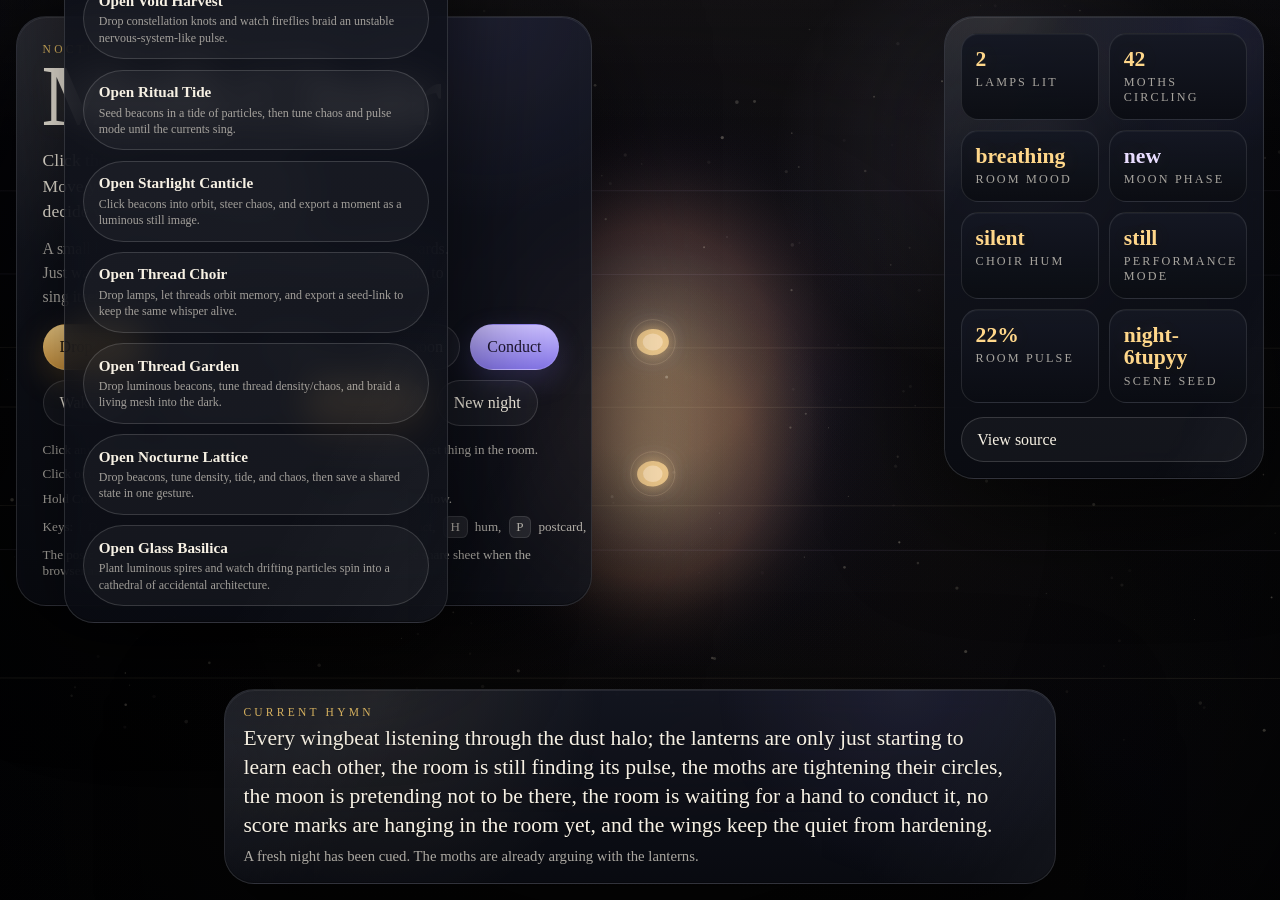
<file: index.html>
<!doctype html>
<html lang="en">
<head>
  <meta charset="utf-8">
  <meta name="viewport" content="width=device-width, initial-scale=1">
  <title>Moth Choir</title>
  <meta name="description" content="A nocturnal browser instrument where lamps attract moths, the swarm becomes a chorus, the moon keeps changing the room, the dark keeps changing shape, and a subtle hum waits behind a user gesture.">
  <meta name="theme-color" content="#05060a">
  <meta name="robots" content="index,follow">
  <link rel="canonical" href="https://garytalbot.github.io/moth-choir/">
  <link rel="icon" href="assets/favicon.svg" type="image/svg+xml">
  <meta property="og:type" content="website">
  <meta property="og:title" content="Moth Choir">
  <meta property="og:description" content="A nocturnal browser instrument where lamps attract moths, the swarm becomes a chorus, the moon keeps changing the room, the dark keeps changing shape, and a subtle hum waits behind a user gesture.">
  <meta property="og:url" content="https://garytalbot.github.io/moth-choir/">
  <meta property="og:image" content="https://garytalbot.github.io/moth-choir/assets/social-card.svg">
  <meta property="og:image:alt" content="Moth Choir - a dark browser scene of lamps and glowing moths">
  <meta name="twitter:card" content="summary_large_image">
  <meta name="twitter:title" content="Moth Choir">
  <meta name="twitter:description" content="A nocturnal browser instrument where lamps attract moths, the swarm becomes a chorus, the moon keeps changing the room, the dark keeps changing shape, and a subtle hum waits behind a user gesture.">
  <meta name="twitter:image" content="https://garytalbot.github.io/moth-choir/assets/social-card.svg">
  <link rel="stylesheet" href="assets/styles.css">
</head>
<body>
  <main class="stage">
    <canvas id="scene" aria-hidden="true"></canvas>
    <div class="grain" aria-hidden="true"></div>

    <header class="panel masthead">
      <div class="kicker">Nocturne instrument</div>
      <h1>Moth Choir</h1>
      <p class="lead">Click the dark to drop another lamp. Move your pointer and the swarm will decide you are part of the lighting rig.</p>
      <p class="sub">A small browser creature page. No spreadsheets. No dashboards. Just warm light, silk-thin wings, and a room that keeps trying to sing itself into shape.</p>
      <div class="controls" role="group" aria-label="Scene controls">
        <button class="button primary" data-action="lamp">Drop lamp</button>
        <button class="button" data-action="scatter">Scatter</button>
        <button class="button" data-action="dim">Dim stage</button>
        <button class="button" data-action="moon">Shift moon</button>
        <button class="button" data-action="conduct" aria-pressed="false">Conduct</button>
        <button class="button" data-action="hum" aria-pressed="false">Wake hum</button>
        <button class="button" data-action="copy">Copy scene link</button>
        <button class="button" data-action="postcard">Save postcard</button>
        <button class="button" data-action="reset">New night</button>
      </div>
      <div class="legend" aria-label="Controls and hints">
        <span>Click anywhere to place a lamp.</span>
        <span>Move the mouse to become the brightest thing in the room.</span>
        <span>Click or tap Wake hum to start the ambient layer.</span>
        <span>Hold Conduct and drag to draw a temporary light-score the moths will follow.</span>
        <span>Keys: <kbd>D</kbd> dim, <kbd>S</kbd> scatter, <kbd>L</kbd> lamp, <kbd>M</kbd> moon, <kbd>C</kbd> conduct, <kbd>H</kbd> hum, <kbd>P</kbd> postcard, <kbd>R</kbd> reset.</span>
        <span>The postcard exports the current night as an SVG and can jump into the share sheet when the browser allows it.</span>
      </div>
    </header>

    <aside class="panel monitor" aria-live="polite">
      <div class="stat-grid">
        <div class="stat">
          <strong id="lamp-count">0</strong>
          <span>lamps lit</span>
        </div>
        <div class="stat">
          <strong id="moth-count">0</strong>
          <span>moths circling</span>
        </div>
        <div class="stat">
          <strong id="mood-label">hush</strong>
          <span>room mood</span>
        </div>
        <div class="stat">
          <strong id="moon-phase">new</strong>
          <span>moon phase</span>
        </div>
        <div class="stat">
          <strong id="audio-state">silent</strong>
          <span>choir hum</span>
        </div>
        <div class="stat">
          <strong id="performance-mode">still</strong>
          <span>performance mode</span>
        </div>
        <div class="stat">
          <strong id="pulse-value">0%</strong>
          <span>room pulse</span>
        </div>
        <div class="stat">
          <strong id="scene-seed">night-0</strong>
          <span>scene seed</span>
        </div>
      </div>
      <a class="source-link" href="https://github.com/garytalbot/moth-choir" target="_blank" rel="noopener noreferrer">View source</a>
    </aside>

    <section class="panel chorus">
      <div class="eyebrow">Current hymn</div>
      <p id="verse">The room is waking in brass and shadow.</p>
      <div class="mini-note" id="mini-note">The moths have not decided whether you are a candle or a weather event.</div>
    </section>

    <section class="panel siblings" aria-label="Sibling rituals">
      <div class="eyebrow">Sibling rituals</div>
      <div class="siblings-grid">
        <a class="source-link" href="strange-computational-art.html">
          <strong>Open Strange Computational Art</strong>
          <span>Attractor field, orbital sweep controls, and glow-trail geometry.</span>
        </a>
        <a class="source-link" href="noise-lullaby.html">
          <strong>Open Noise Lullaby</strong>
          <span>Noise field, pulse rings, and a breathing static ecosystem.</span>
        </a>
        <a class="source-link" href="moth-sky-oracle.html">
          <strong>Open Sky Oracle</strong>
          <span>Drop beacons and watch glowing flock trails braid into impossible constellations.</span>
        </a>
        <a class="source-link" href="lattice-liturgy.html">
          <strong>Open Lattice Liturgy</strong>
          <span>Spawn a ritual lattice of drifting nodes, surging threads, and entropy pulses.</span>
        </a>
        <a class="source-link" href="orbital-whisper.html">
          <strong>Open Orbital Whisper</strong>
          <span>Create a star-field of orbiting glyphs pulled toward your beacons.</span>
        </a>
        <a class="source-link" href="fractal-chorus.html">
          <strong>Open Fractal Chorus</strong>
          <span>Pulse a dynamic membrane field where particles braid from touch and seeded echoes.</span>
        </a>
        <a class="source-link" href="lumen-vault.html">
          <strong>Open Lumen Vault</strong>
          <span>Plant luminous seeds and watch drifting particles trace ghost-humming routes through a breathing field.</span>
        </a>
        <a class="source-link" href="void-harvest.html">
          <strong>Open Void Harvest</strong>
          <span>Drop constellation knots and watch fireflies braid an unstable nervous-system-like pulse.</span>
        </a>
        <a class="source-link" href="ritual-tide.html">
          <strong>Open Ritual Tide</strong>
          <span>Seed beacons in a tide of particles, then tune chaos and pulse mode until the currents sing.</span>
        </a>
        <a class="source-link" href="starlight-canticle.html">
          <strong>Open Starlight Canticle</strong>
          <span>Click beacons into orbit, steer chaos, and export a moment as a luminous still image.</span>
        </a>
        <a class="source-link" href="thread-choir.html">
          <strong>Open Thread Choir</strong>
          <span>Drop lamps, let threads orbit memory, and export a seed-link to keep the same whisper alive.</span>
        </a>
        <a class="source-link" href="thread-garden.html">
          <strong>Open Thread Garden</strong>
          <span>Drop luminous beacons, tune thread density/chaos, and braid a living mesh into the dark.</span>
        </a>
        <a class="source-link" href="nocturne-lattice.html">
          <strong>Open Nocturne Lattice</strong>
          <span>Drop beacons, tune density, tide, and chaos, then save a shared state in one gesture.</span>
        </a>
        <a class="source-link" href="glass-basilica.html">
          <strong>Open Glass Basilica</strong>
          <span>Plant luminous spires and watch drifting particles spin into a cathedral of accidental architecture.</span>
        </a>
      </div>
    </section>
  </main>

  <script src="assets/app.js"></script>
</body>
</html>
</file>
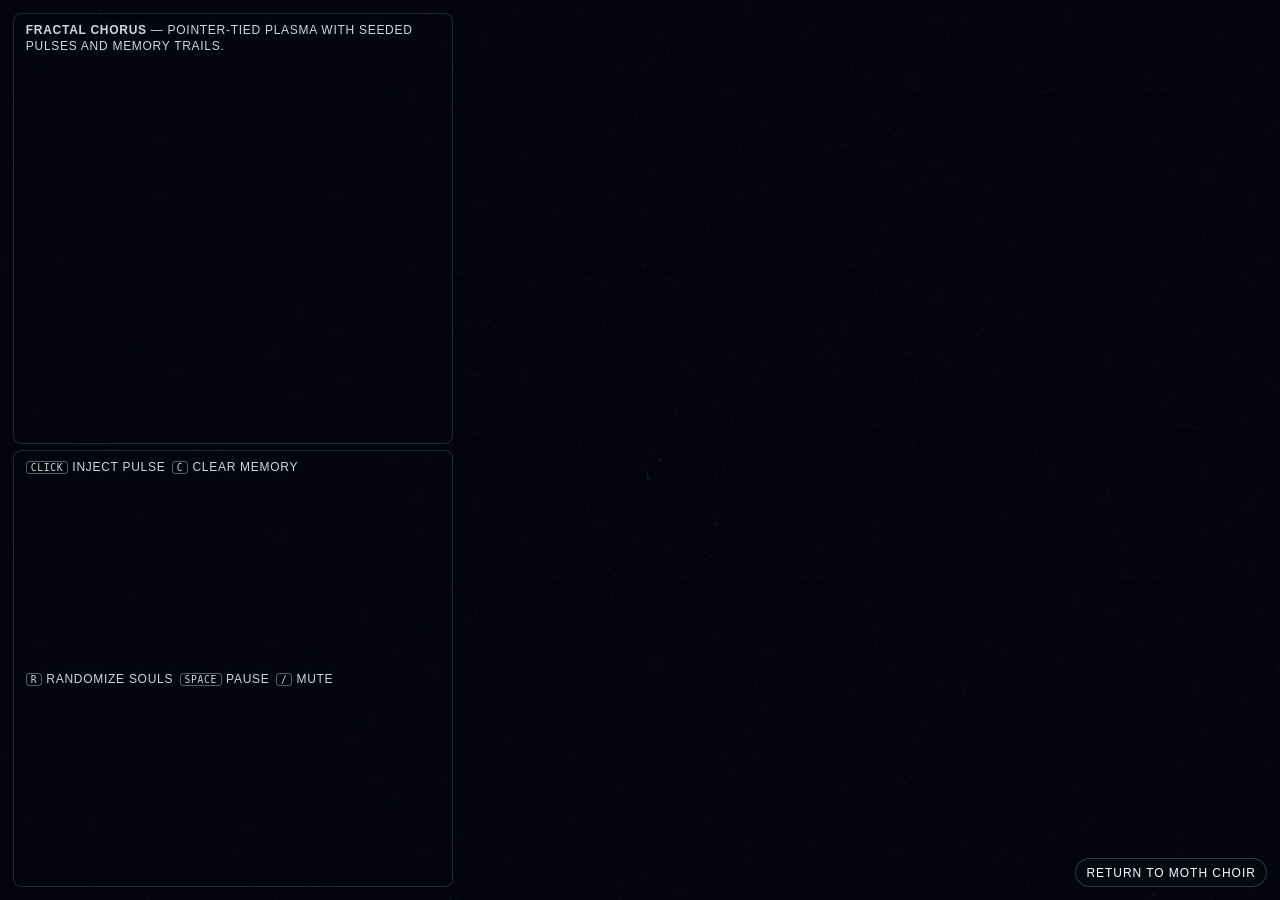
<file: fractal-chorus.html>
<!DOCTYPE html>
<html lang="en">
<head>
  <meta charset="UTF-8" />
  <meta name="viewport" content="width=device-width, initial-scale=1.0" />
  <title>Fractal Chorus</title>
  <meta
    name="description"
    content="A weird membrane-field sketch: touch the dark and let pulses braid a drifting choir of particles in strange feedback."
  />
  <style>
    :root {
      --ink: #f5fbff;
      --bg: #050510;
    }

    html,
    body {
      margin: 0;
      width: 100%;
      height: 100%;
      background: var(--bg);
      color: var(--ink);
      overflow: hidden;
      font-family: "Trebuchet MS", "Segoe UI", sans-serif;
    }

    #c {
      position: fixed;
      inset: 0;
      width: 100%;
      height: 100%;
      touch-action: none;
      cursor: crosshair;
      display: block;
    }

    .hud {
      position: fixed;
      inset: 0.8rem;
      z-index: 10;
      display: grid;
      gap: 0.35rem;
      font-size: 12px;
      text-transform: uppercase;
      letter-spacing: 0.06em;
      color: rgba(245, 251, 255, 0.85);
      text-shadow: 0 0 14px rgba(160, 224, 255, 0.2);
      pointer-events: none;
      user-select: none;
      line-height: 1.3;
    }

    .row {
      display: flex;
      flex-wrap: wrap;
      gap: 0.4rem;
    }

    .panel {
      max-width: min(62ch, 90vw);
      background: rgba(4, 6, 14, 0.58);
      border: 1px solid rgba(194, 230, 255, 0.16);
      backdrop-filter: blur(3px);
      padding: 0.6rem 0.75rem;
      border-radius: 0.5rem;
    }

    a {
      color: #f1ffff;
    }

    kbd {
      padding: 0 0.25rem;
      border-radius: 0.2rem;
      border: 1px solid rgba(211, 246, 255, 0.38);
      font-size: 0.8em;
      font-family: "SFMono-Regular", Menlo, Consolas, monospace;
      user-select: none;
    }

    .return {
      position: fixed;
      right: 0.8rem;
      bottom: 0.8rem;
      z-index: 11;
      color: #f8fffe;
      text-decoration: none;
      font-size: 12px;
      text-transform: uppercase;
      letter-spacing: 0.08em;
      border: 1px solid rgba(214, 246, 255, 0.2);
      border-radius: 999px;
      padding: 0.4rem 0.65rem;
      background: rgba(8, 12, 20, 0.55);
      backdrop-filter: blur(4px);
      pointer-events: auto;
      transition: opacity 0.2s ease;
    }

    .return:hover {
      opacity: 0.7;
    }
  </style>
</head>
<body>
  <canvas id="c"></canvas>

  <div class="hud">
    <div class="panel">
      <strong>Fractal Chorus</strong> — pointer-tied plasma with seeded pulses and memory trails.
    </div>
    <div class="panel row">
      <span><kbd>click</kbd> inject pulse</span>
      <span><kbd>C</kbd> clear memory</span>
      <span><kbd>R</kbd> randomize souls</span>
      <span><kbd>Space</kbd> pause</span>
      <span><kbd>/</kbd> mute</span>
    </div>
  </div>

  <a class="return" href="./">Return to Moth Choir</a>

  <script>
    const canvas = document.getElementById('c');
    const ctx = canvas.getContext('2d');

    const dpr = Math.max(1, Math.min(2, window.devicePixelRatio || 1));
    let w = 0;
    let h = 0;
    let running = true;
    let muted = false;

    const pointer = { x: 0, y: 0, alive: false };
    const grains = [];
    const pulses = [];

    const SOULS = 800;
    const FIELD_SPREAD = 900;

    function resize() {
      w = innerWidth;
      h = innerHeight;
      canvas.width = Math.floor(w * dpr);
      canvas.height = Math.floor(h * dpr);
      canvas.style.width = `${w}px`;
      canvas.style.height = `${h}px`;
      ctx.setTransform(dpr, 0, 0, dpr, 0, 0);
    }

    function seed() {
      pointer.x = w / 2;
      pointer.y = h / 2;

      for (let i = 0; i < SOULS; i++) {
        grains.push({
          x: Math.random() * w,
          y: Math.random() * h,
          px: 0,
          py: 0,
          vx: (Math.random() - 0.5) * 0.85,
          vy: (Math.random() - 0.5) * 0.85,
          drift: Math.random() * Math.PI * Math.PI,
          phase: Math.random() * Math.PI * 2,
          memory: 0,
          age: Math.random() * 10000,
        });
      }
    }

    function wrap(v, max) {
      if (v < 0) return v + max;
      if (v > max) return v - max;
      return v;
    }

    function noise(x, y, seed = 1.33) {
      return Math.sin(x * 127.1 + y * 311.7 + seed * 18.1) * 43758.5453123 % 1;
    }

    function field(x, y, time, seed) {
      const a = Math.sin((x + y * 0.62) * 0.0018 + time * 0.0009 + seed) * 2;
      const b = Math.cos((y - x * 0.47) * 0.0014 + Math.sin(time * 0.0003) + seed * 0.7) * 2;
      const n = Math.sin((x * 0.001 + seed) * 3 + (y * 0.0007)) * Math.cos((y * 0.001 - seed) * 2 + time * 0.0004);
      return {
        x: (a + n * 0.8) * 0.42,
        y: (b - n * 0.8) * 0.42,
      };
    }

    function addPulse(x, y) {
      for (let i = 0; i < 14; i++) {
        pulses.push({
          x,
          y,
          radius: 0,
          ttl: 1,
          pulse: 1,
          seed: Math.random() * 100,
          age: 0,
        });
      }
    }

    function paint(gram) {
      ctx.beginPath();
      ctx.arc(gram.x, gram.y, 1.2, 0, Math.PI * 2);
      const tone = (gram.phase + gram.memory) * 57 + (gram.x + gram.y) * 0.02;
      const lum = 44 + Math.abs(Math.sin((gram.age + gram.phase) * 0.01)) * 36;
      const alp = 0.04 + (gram.memory * 0.16);
      ctx.strokeStyle = `hsla(${tone % 360}, 90%, ${lum}%, ${alp})`;
      ctx.moveTo(gram.px, gram.py);
      ctx.lineTo(gram.x, gram.y);
      ctx.stroke();
    }

    let last = performance.now();
    function loop(now) {
      if (!running) {
        last = now;
        requestAnimationFrame(loop);
        return;
      }

      const dt = Math.min(40, now - last) / 16.666;
      last = now;
      const t = now;

      ctx.fillStyle = 'rgba(5, 5, 16, 0.13)';
      ctx.fillRect(0, 0, w, h);

      if (!muted) {
        ctx.fillStyle = 'rgba(8, 16, 36, 0.15)';
        for (let y = 0; y < 4; y++) {
          const yy = (h * 0.18 * (y + 0.6) + Math.sin(t * 0.00022 + y) * 15);
          ctx.beginPath();
          ctx.moveTo(0, yy);
          for (let x = 0; x <= w; x += 32) {
            const v = (Math.sin((x + t * 0.04 + y * 120) * 0.0035) + 0.5 * Math.sin((x * 0.009 + t * 0.0005) * 2)) * 5;
            ctx.lineTo(x, yy + v);
          }
          ctx.stroke();
        }
      }

      ctx.lineWidth = 1;
      ctx.beginPath();
      for (const g of grains) {
        g.px = g.x;
        g.py = g.y;
        g.age += dt;

        const pullX = pointer.alive ? (pointer.x - g.x) * 0.00035 : 0;
        const pullY = pointer.alive ? (pointer.y - g.y) * 0.00035 : 0;
        const f = field(g.x, g.y, t, g.drift);

        let ax = f.x + pullX;
        let ay = f.y + pullY;

        for (let i = 0; i < pulses.length; i++) {
          const p = pulses[i];
          const dx = p.x - g.x;
          const dy = p.y - g.y;
          const dist = Math.hypot(dx, dy) + 0.01;
          const halo = Math.exp(-(dist * dist) / (FIELD_SPREAD + p.age * 2));
          if (halo > 0.0008) {
            ax += (dx / dist) * halo * 7;
            ay += (dy / dist) * halo * 7;
            g.memory = Math.max(g.memory, halo);
          }
        }

        const spin = Math.sin(g.phase + t * 0.0008 + g.memory * 4) * 0.06;
        const tx = g.vx - ay * spin;
        g.vx = (g.vx + ax * 0.4) * 0.985;
        g.vy = (g.vy + ay * 0.4) * 0.985;

        g.vx += (tx - g.vx) * 0.01;

        g.x = wrap(g.x + g.vx * dt, w);
        g.y = wrap(g.y + g.vy * dt, h);

        g.memory *= 0.88;
        g.phase += 0.01 * dt + g.memory * 0.06;

        paint(g);
      }
      ctx.stroke();

      for (let i = pulses.length - 1; i >= 0; i--) {
        const p = pulses[i];
        p.age += dt * 0.9;
        p.radius += (0.7 + p.pulse * 0.9) * dt;
        p.ttl -= 0.011 * dt;
        if (p.ttl <= 0) {
          pulses.splice(i, 1);
          continue;
        }

        const alpha = p.ttl * 0.2;
        if (alpha < 0.01) continue;
        ctx.beginPath();
        ctx.strokeStyle = `hsla(${210 + p.seed}, 85%, 72%, ${alpha})`;
        ctx.arc(p.x, p.y, p.radius, 0, Math.PI * 2);
        ctx.stroke();
      }

      requestAnimationFrame(loop);
    }

    function randomize() {
      pulses.length = 0;
      grains.length = 0;
      seed();
    }

    function clear() {
      pulses.length = 0;
      for (const g of grains) g.memory = 0;
      ctx.clearRect(0, 0, w, h);
    }

    resize();
    seed();
    requestAnimationFrame(loop);

    addPulse(w * 0.5, h * 0.5);

    window.addEventListener('resize', resize);

    window.addEventListener('pointermove', (event) => {
      pointer.alive = true;
      pointer.x = event.clientX;
      pointer.y = event.clientY;
    });

    window.addEventListener('pointerleave', () => {
      pointer.alive = false;
    });

    window.addEventListener('pointerdown', (event) => {
      pointer.alive = true;
      pointer.x = event.clientX;
      pointer.y = event.clientY;
      addPulse(pointer.x, pointer.y);
    });

    window.addEventListener('keydown', (event) => {
      if (event.code === 'Space') {
        running = !running;
        event.preventDefault();
      }
      if (event.code === 'KeyR') {
        randomize();
      }
      if (event.code === 'KeyC') {
        clear();
      }
      if (event.code === 'Slash') {
        muted = !muted;
      }
    });
  </script>
</body>
</html>
</file>
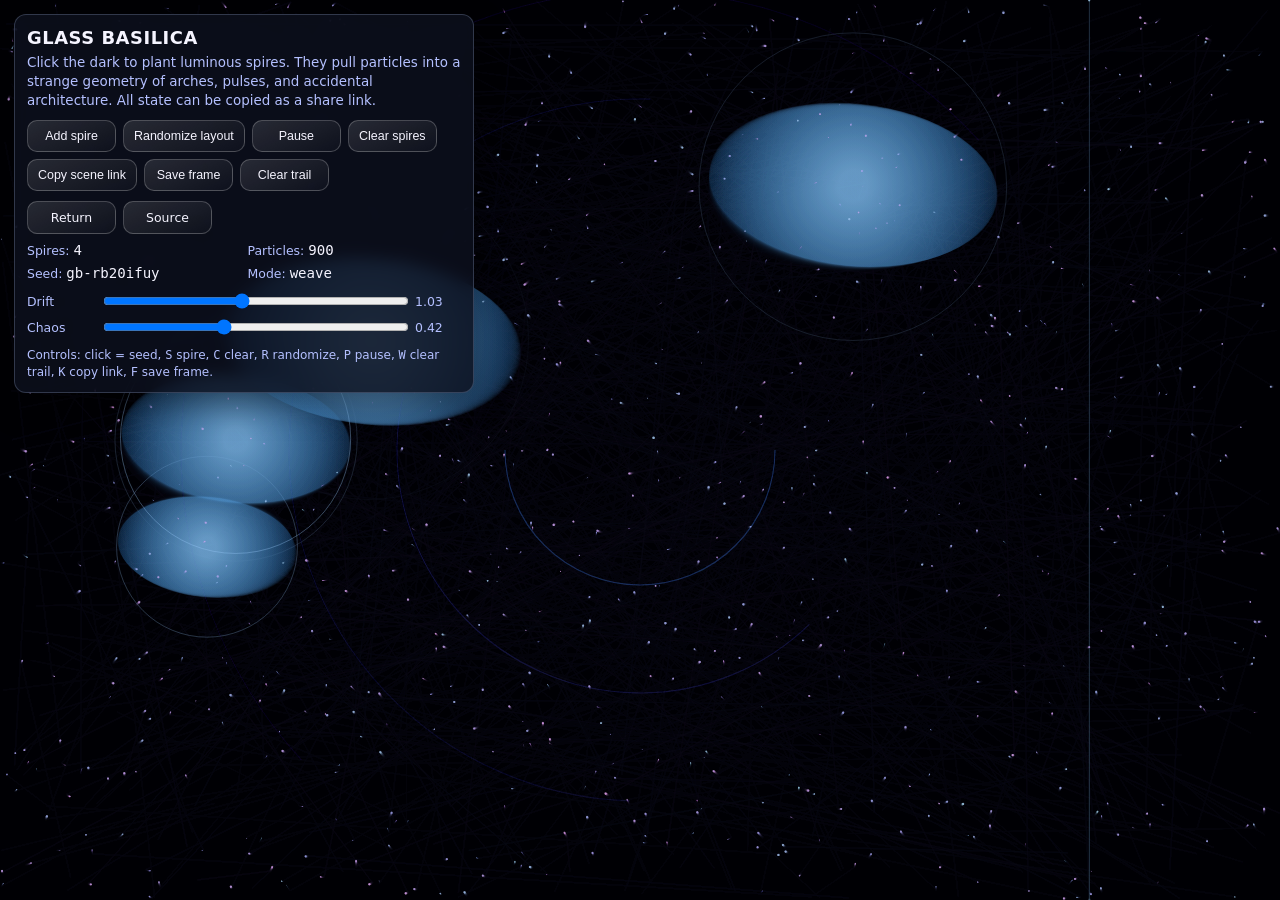
<file: glass-basilica.html>
<!doctype html>
<html lang="en">
<head>
  <meta charset="UTF-8" />
  <meta name="viewport" content="width=device-width, initial-scale=1" />
  <title>Glass Basilica</title>
  <meta
    name="description"
    content="A cathedral of drifting particles where click-seeded spires bend light into strange architecture and drift into the dark."
  />
  <meta name="theme-color" content="#05060f" />
  <meta name="robots" content="index,follow" />
  <meta property="og:type" content="website" />
  <meta property="og:title" content="Glass Basilica" />
  <meta
    property="og:description"
    content="A cathedral of drifting particles where click-seeded spires bend light into strange architecture and drift into the dark."
  />
  <meta property="og:url" content="https://garytalbot.github.io/moth-choir/glass-basilica.html" />
  <meta property="og:image" content="https://garytalbot.github.io/moth-choir/assets/social-card.svg" />
  <meta name="twitter:card" content="summary_large_image" />
  <meta name="twitter:title" content="Glass Basilica" />
  <meta
    name="twitter:description"
    content="A cathedral of drifting particles where click-seeded spires bend light into strange architecture and drift into the dark."
  />
  <meta name="twitter:image" content="https://garytalbot.github.io/moth-choir/assets/social-card.svg" />
  <style>
    :root {
      --bg: #05060d;
      --panel: rgba(13, 16, 29, 0.83);
      --line: rgba(186, 211, 255, 0.22);
      --ink: #f5f4ff;
      --muted: #b4c0ff;
      --a: #98f0ff;
      --b: #7d6bff;
      --glow: #89d4ff;
    }

    * { box-sizing: border-box; }

    html, body {
      margin: 0;
      width: 100%;
      height: 100%;
      overflow: hidden;
      background: radial-gradient(circle at 15% 15%, rgba(146, 205, 255, 0.12), transparent 36%),
        radial-gradient(circle at 80% 82%, rgba(151, 102, 255, 0.16), transparent 33%),
        var(--bg);
      color: var(--ink);
      font-family: Inter, "Segoe UI", system-ui, sans-serif;
    }

    #sky {
      position: fixed;
      inset: 0;
      width: 100%;
      height: 100%;
    }

    .panel {
      position: fixed;
      left: 14px;
      top: 14px;
      width: min(460px, calc(100vw - 28px));
      padding: 12px;
      border: 1px solid var(--line);
      border-radius: 12px;
      background: var(--panel);
      backdrop-filter: blur(8px);
      z-index: 2;
      box-shadow: 0 12px 32px rgba(0, 0, 0, 0.4);
    }

    h1 {
      margin: 0 0 6px;
      font-size: 1.12rem;
      letter-spacing: 0.03em;
      text-transform: uppercase;
    }

    p {
      margin: 0;
      color: var(--muted);
      line-height: 1.4;
      font-size: 0.84rem;
    }

    .row {
      margin-top: 10px;
      display: flex;
      flex-wrap: wrap;
      gap: 7px;
    }

    button, .link {
      appearance: none;
      border: 1px solid rgba(255, 255, 255, 0.22);
      background: linear-gradient(155deg, rgba(255, 255, 255, 0.12), rgba(255, 255, 255, 0.02));
      color: var(--ink);
      border-radius: 10px;
      cursor: pointer;
      padding: 8px 10px;
      font-size: 0.78rem;
      text-decoration: none;
      display: inline-flex;
      align-items: center;
      justify-content: center;
      min-width: 89px;
      user-select: none;
    }

    button:hover,
    .link:hover { border-color: rgba(255, 255, 255, 0.44); }
    button:focus-visible,
    .link:focus-visible {
      outline: 2px solid rgba(152, 240, 255, 0.7);
      outline-offset: 2px;
    }

    .state {
      margin-top: 8px;
      display: grid;
      grid-template-columns: repeat(2, 1fr);
      gap: 7px;
      font-size: 0.78rem;
      color: var(--muted);
    }

    .state span {
      color: var(--ink);
      font-family: ui-monospace, SFMono-Regular, Menlo, monospace;
      font-size: 0.88rem;
    }

    .sliders {
      margin-top: 10px;
      display: grid;
      gap: 6px;
      font-size: 0.78rem;
    }

    .slider {
      display: grid;
      grid-template-columns: 66px 1fr 46px;
      align-items: center;
      gap: 8px;
      color: var(--muted);
    }

    .footer {
      margin-top: 10px;
      color: var(--muted);
      font-size: 0.75rem;
      line-height: 1.35;
    }

    .foot-links {
      margin-top: 6px;
      display: flex;
      gap: 10px;
      flex-wrap: wrap;
    }

    input[type="range"] {
      width: 100%;
    }

    @media (max-width: 560px) {
      .panel {
        left: 8px;
        top: 8px;
        width: calc(100vw - 16px);
        padding: 10px;
      }
      button { min-width: 82px; font-size: 0.74rem; }
      .state { grid-template-columns: 1fr; }
    }
  </style>
</head>
<body>
  <canvas id="sky" aria-hidden="true"></canvas>

  <aside class="panel" aria-label="Glass Basilica controls">
    <h1>Glass Basilica</h1>
    <p>
      Click the dark to plant luminous spires. They pull particles into a strange geometry of arches,
      pulses, and accidental architecture. All state can be copied as a share link.
    </p>

    <div class="row">
      <button id="seed">Add spire</button>
      <button id="reseed">Randomize layout</button>
      <button id="pause" aria-pressed="false">Pause</button>
      <button id="clear">Clear spires</button>
      <button id="copy">Copy scene link</button>
      <button id="save">Save frame</button>
      <button id="clearTrail">Clear trail</button>
    </div>

    <div class="row" id="actions"> 
      <a class="link" href="./">Return</a>
      <a class="link" href="https://github.com/garytalbot/moth-choir/blob/main/glass-basilica.html" target="_blank" rel="noopener noreferrer">Source</a>
    </div>

    <div class="state" aria-live="polite">
      <div>Spires: <span id="spireCount">0</span></div>
      <div>Particles: <span id="particleCount">0</span></div>
      <div>Seed: <span id="seedValue">—</span></div>
      <div>Mode: <span id="modeValue">weave</span></div>
    </div>

    <div class="sliders" aria-label="Simulation controls">
      <div class="slider">
        <label for="drift">Drift</label>
        <input id="drift" type="range" min="0.35" max="1.85" step="0.02" value="1.03">
        <span id="driftValue">1.03</span>
      </div>
      <div class="slider">
        <label for="chaos">Chaos</label>
        <input id="chaos" type="range" min="0.08" max="0.95" step="0.02" value="0.41">
        <span id="chaosValue">0.41</span>
      </div>
    </div>

    <p class="footer">
      Controls: click = seed, <kbd>S</kbd> spire, <kbd>C</kbd> clear, <kbd>R</kbd> randomize, <kbd>P</kbd> pause,
      <kbd>W</kbd> clear trail, <kbd>K</kbd> copy link, <kbd>F</kbd> save frame.
    </p>
  </aside>

  <script>
    const canvas = document.getElementById('sky');
    const ctx = canvas.getContext('2d');

    const el = {
      spireCount: document.getElementById('spireCount'),
      particleCount: document.getElementById('particleCount'),
      seedValue: document.getElementById('seedValue'),
      modeValue: document.getElementById('modeValue'),
      drift: document.getElementById('drift'),
      chaos: document.getElementById('chaos'),
      driftValue: document.getElementById('driftValue'),
      chaosValue: document.getElementById('chaosValue'),
      seedBtn: document.getElementById('seed'),
      reseedBtn: document.getElementById('reseed'),
      pauseBtn: document.getElementById('pause'),
      clearBtn: document.getElementById('clear'),
      clearTrailBtn: document.getElementById('clearTrail'),
      copyBtn: document.getElementById('copy'),
      saveBtn: document.getElementById('save'),
    };

    const state = {
      w: 0,
      h: 0,
      dpr: 1,
      paused: false,
      driftMode: true,
      pointer: { x: 0, y: 0, active: false },
      spires: [],
      particles: [],
      count: 900,
      seed: '',
      drift: Number(el.drift.value),
      chaos: Number(el.chaos.value),
      rng: null,
      frame: 0,
      lastShare: 0,
    };

    function hashText(input) {
      let h = 0x811c9dc5;
      for (let i = 0; i < input.length; i += 1) {
        h ^= input.charCodeAt(i);
        h = Math.imul(h, 0x01000193);
      }
      return (h >>> 0).toString(16);
    }

    function rngFromSeed(seed) {
      let h = 2166136261;
      for (let i = 0; i < seed.length; i += 1) {
        h ^= seed.charCodeAt(i);
        h = Math.imul(h, 16777619);
      }
      let x = h >>> 0;
      return function() {
        x += 0x6d2b79f5;
        let t = Math.imul(x ^ (x >>> 15), x | 1);
        t ^= t + Math.imul(t ^ (t >>> 7), 61 | t);
        return ((t ^ (t >>> 14)) >>> 0) / 4294967296;
      };
    }

    function clamp(value, lo, hi) {
      return Math.max(lo, Math.min(hi, value));
    }

    function resize() {
      state.w = window.innerWidth;
      state.h = window.innerHeight;
      state.dpr = Math.min(2, window.devicePixelRatio || 1);
      canvas.width = Math.floor(state.w * state.dpr);
      canvas.height = Math.floor(state.h * state.dpr);
      canvas.style.width = `${state.w}px`;
      canvas.style.height = `${state.h}px`;
      ctx.setTransform(state.dpr, 0, 0, state.dpr, 0, 0);
    }

    function randomSeed() {
      const alphabet = 'abcdefghijklmnopqrstuvwxyz0123456789';
      let s = 'gb-';
      for (let i = 0; i < 8; i += 1) {
        s += alphabet[(Math.random() * alphabet.length) | 0];
      }
      return s;
    }

    function resetParticles() {
      const r = state.rng;
      state.particles = new Array(state.count).fill(0).map(() => ({
        x: r() * state.w,
        y: r() * state.h,
        vx: (r() - 0.5) * 0.4,
        vy: (r() - 0.5) * 0.4,
        mass: 0.35 + r() * 1.4,
        life: 300 + r() * 400,
        hue: 188 + r() * 80,
        history: [[r() * state.w, r() * state.h]],
        size: 0.5 + r() * 1.8,
      }));
    }

    function nearestSpires(px, py) {
      let best = null;
      let bestDist = Infinity;
      for (const s of state.spires) {
        const dx = px - s.x;
        const dy = py - s.y;
        const d2 = dx * dx + dy * dy;
        if (d2 < bestDist) {
          bestDist = d2;
          best = { ...s, d2 };
        }
      }
      return best;
    }

    function addSpires(x, y, fromHash = false) {
      const w = 55 + state.rng() * 125;
      state.spires.push({
        x,
        y,
        radius: w,
        pulse: 0,
        phase: state.rng() * Math.PI * 2,
        drift: 0.2 + state.rng() * 0.95,
        age: 0,
      });
      if (state.spires.length > 18) {
        state.spires.shift();
      }
      if (!fromHash) {
        updateUrl(false);
      }
      renderState();
    }

    function clearSpires() {
      state.spires = [];
      updateUrl(false);
      renderState();
    }

    function reseed() {
      state.seed = randomSeed();
      state.rng = rngFromSeed(state.seed);
      state.spires = [];
      const n = 3 + Math.floor(state.rng() * 4);
      for (let i = 0; i < n; i += 1) {
        addSpires(
          state.rng() * state.w,
          state.rng() * state.h,
          true,
        );
      }
      resetParticles();
      updateUrl(false);
      renderState();
      state.lastShare = performance.now();
    }

    function syncInputsFromUrl() {
      const q = new URLSearchParams(location.search);
      const fromHash = q.get('seed') || '';
      if (fromHash) {
        state.seed = fromHash;
      } else {
        state.seed = randomSeed();
      }
      state.drift = clamp(Number(q.get('d') || el.drift.value), 0.35, 1.85);
      state.chaos = clamp(Number(q.get('c') || el.chaos.value), 0.08, 0.95);
      el.drift.value = state.drift;
      el.chaos.value = state.chaos;
      updateRangeLabels();

      state.rng = rngFromSeed(state.seed);

      const encoded = q.get('sp');
      state.spires = [];
      if (encoded) {
        const items = encoded
          .split('|')
          .map((token) => token.split(','))
          .filter((parts) => parts.length === 3)
          .map(([x, y, r]) => ({
            x: Number(x) * state.w,
            y: Number(y) * state.h,
            radius: Number(r),
          }))
          .filter((item) => Number.isFinite(item.x) && Number.isFinite(item.y) && Number.isFinite(item.radius));

        for (const item of items) {
          state.spires.push({
            x: clamp(item.x, 0, state.w),
            y: clamp(item.y, 0, state.h),
            radius: clamp(item.radius, 40, 220),
            pulse: 0,
            phase: state.rng() * Math.PI * 2,
            drift: 0.2 + state.rng() * 0.95,
            age: 0,
          });
        }
      }
      if (!state.spires.length) {
        for (let i = 0; i < 4; i += 1) {
          addSpires(state.rng() * state.w, state.rng() * state.h, true);
        }
      }
      resetParticles();
    }

    function encodeState() {
      const scaled = state.spires
        .map((spire) => `${(spire.x / state.w).toFixed(3)},${(spire.y / state.h).toFixed(3)},${spire.radius.toFixed(1)}`)
        .join('|');
      const q = new URLSearchParams();
      q.set('seed', state.seed);
      q.set('d', state.drift.toFixed(2));
      q.set('c', state.chaos.toFixed(2));
      if (scaled.length) {
        q.set('sp', scaled);
      }
      return `?${q.toString()}`;
    }

    function updateUrl(silent = true) {
      const next = encodeState();
      const target = `${location.pathname}${next}`;
      history.replaceState(null, '', target);
      if (!silent && performance.now() - state.lastShare > 250) {
        state.lastShare = performance.now();
      }
      renderState();
    }

    function copyLink() {
      const url = `${location.origin}${location.pathname}${encodeState()}`;
      if (navigator.clipboard?.writeText) {
        navigator.clipboard.writeText(url).then(() => {
          pulse(el.copyBtn, 'Copied');
        }).catch(() => {
          fallbackCopy(url);
        });
      } else {
        fallbackCopy(url);
      }
      updateUrl(true);
    }

    function fallbackCopy(text) {
      const ta = document.createElement('textarea');
      ta.value = text;
      ta.style.position = 'fixed';
      ta.style.opacity = '0';
      document.body.appendChild(ta);
      ta.select();
      try {
        document.execCommand('copy');
        pulse(el.copyBtn, 'Copied');
      } catch {
        pulse(el.copyBtn, 'Copy failed');
      }
      document.body.removeChild(ta);
    }

    function pulse(button, text) {
      const original = button.textContent;
      button.textContent = text;
      setTimeout(() => {
        button.textContent = original;
      }, 700);
    }

    function saveFrame() {
      const a = document.createElement('a');
      const name = `glass-basilica-${state.seed}.png`;
      a.href = canvas.toDataURL('image/png');
      a.download = name;
      a.click();
      pulse(el.saveBtn, 'Saved');
    }

    function updateRangeLabels() {
      state.drift = Number(el.drift.value);
      state.chaos = Number(el.chaos.value);
      el.driftValue.textContent = state.drift.toFixed(2);
      el.chaosValue.textContent = state.chaos.toFixed(2);
      updateUrl(true);
    }

    function renderState() {
      el.spireCount.textContent = String(state.spires.length);
      el.particleCount.textContent = String(state.particles.length);
      el.seedValue.textContent = state.seed;
      el.modeValue.textContent = state.driftMode ? 'weave' : 'quiet';
      el.pauseBtn.textContent = state.paused ? 'Resume' : 'Pause';
      el.pauseBtn.setAttribute('aria-pressed', String(state.paused));
      el.driftValue.textContent = state.drift.toFixed(2);
      el.chaosValue.textContent = state.chaos.toFixed(2);
      el.drift.value = state.drift;
      el.chaos.value = state.chaos;
    }

    function clearTrail() {
      ctx.clearRect(0, 0, state.w, state.h);
      pulse(el.clearTrailBtn, 'Cleared');
      renderState();
    }

    function loop() {
      if (!state.paused) {
        ctx.globalCompositeOperation = 'source-over';
        ctx.fillStyle = `rgba(5, 6, 13, ${state.drift * 0.14})`;
        ctx.fillRect(0, 0, state.w, state.h);

        state.frame += 1;

        // ambient atmosphere
        const t = state.frame * 0.004;
        for (let ring = 0; ring < 4; ring += 1) {
          const radius = Math.min(state.w, state.h) * (0.15 + ring * 0.12);
          const alpha = 0.07 / (ring + 1);
          const hue = (220 + ring * 15 + t * 6) % 360;
          ctx.beginPath();
          ctx.strokeStyle = `hsla(${hue}, 82%, 62%, ${alpha})`;
          ctx.lineWidth = 1.2;
          ctx.arc(state.w * 0.5, state.h * 0.5, radius, t * 0.002 + ring * 0.8, t * 0.008 + Math.PI + ring * 0.8);
          ctx.stroke();
        }

        for (const spire of state.spires) {
          spire.pulse = (spire.pulse + 0.04) % Math.PI;
          spire.age += 0.02;
          spire.phase += 0.01;
          const wobble = 1 + Math.sin(spire.phase + spire.age * 0.5) * 0.13;
          const radius = spire.radius * wobble;
          const x = spire.x + Math.sin(spire.age * 0.4 + spire.phase) * 20;
          const y = spire.y + Math.cos(spire.age * 0.35 + spire.phase) * 20;

          const grad = ctx.createRadialGradient(x, y, radius * 0.1, x, y, radius * 1.15);
          grad.addColorStop(0, `hsla(${190 + state.chaos * 40}, 90%, 74%, 0.34)`);
          grad.addColorStop(1, `hsla(${250 - state.drift * 40}, 70%, 48%, 0)`);
          ctx.fillStyle = grad;
          ctx.beginPath();
          ctx.ellipse(x, y, radius, radius * 0.56, Math.sin(spire.age * 0.2), 0, Math.PI * 2);
          ctx.fill();

          if (Math.random() < 0.06) {
            ctx.strokeStyle = `hsla(${190 + state.chaos * 48}, 95%, 80%, 0.35)`;
            ctx.lineWidth = 1;
            ctx.beginPath();
            ctx.arc(x, y, radius * 1.06 + Math.sin(spire.pulse * 4) * 8, 0, Math.PI * 2);
            ctx.stroke();
          }
        }

        for (const p of state.particles) {
          p.life -= 1;
          if (p.life < 0) {
            p.x = state.rng() * state.w;
            p.y = state.rng() * state.h;
            p.life = 280 + state.rng() * 500;
            p.vx = (state.rng() - 0.5) * 0.6;
            p.vy = (state.rng() - 0.5) * 0.6;
          }

          const prev = { x: p.x, y: p.y };
          const target = nearestSpires(p.x, p.y);
          if (target) {
            const dx = target.x - p.x;
            const dy = target.y - p.y;
            const dist = Math.max(12, Math.sqrt(dx * dx + dy * dy));
            const inv = 1 / dist;
            const pull = clamp(1 - dist / Math.max(state.w, state.h), 0.05, 1);

            p.vx += dx * inv * (0.008 * state.drift) * pull;
            p.vy += dy * inv * (0.008 * state.drift) * pull;
            p.vx += -dy * inv * 0.0018 * (1.2 - pull);
            p.vy += dx * inv * 0.0018 * (1.2 - pull);
          } else {
            p.vx += (Math.sin(state.frame * 0.002 + p.hue) * 0.002) * state.drift;
            p.vy += (Math.cos(state.frame * 0.003 + p.hue * 0.8) * 0.002) * state.drift;
          }

          if (state.pointer.active) {
            const dx = state.pointer.x - p.x;
            const dy = state.pointer.y - p.y;
            const d = Math.sqrt(dx * dx + dy * dy) || 1;
            const hand = 1 / d;
            p.vx += dx * hand * 0.0028 * state.chaos;
            p.vy += dy * hand * 0.0028 * state.chaos;
          }

          p.vx *= 0.985;
          p.vy *= 0.985;

          p.x += p.vx;
          p.y += p.vy;

          if (p.x < 0) p.x += state.w;
          if (p.y < 0) p.y += state.h;
          if (p.x > state.w) p.x -= state.w;
          if (p.y > state.h) p.y -= state.h;

          p.history.push([p.x, p.y]);
          if (p.history.length > 7) p.history.shift();

          const hue = (p.hue + p.life * 0.04) % 360;
          const alpha = 0.16 + (Math.sin(p.life * 0.05 + p.x * 0.002) * 0.1);
          ctx.strokeStyle = `hsla(${hue}, 95%, 78%, ${clamp(alpha, 0.05, 0.28)})`;
          ctx.lineWidth = 0.5 + p.size * 0.15;
          ctx.beginPath();
          if (p.history.length > 1) {
            const [sx, sy] = p.history[0];
            ctx.moveTo(sx, sy);
            for (let i = 1; i < p.history.length; i += 1) {
              const [x, y] = p.history[i];
              ctx.lineTo(x, y);
            }
          }
          ctx.stroke();

          ctx.fillStyle = `hsla(${hue}, 95%, 84%, 0.4)`;
          ctx.beginPath();
          ctx.arc(p.x, p.y, p.size * 0.5, 0, Math.PI * 2);
          ctx.fill();
        }

        if (state.pointer.active) {
          const pulse = 1.3 + Math.sin(state.frame * 0.13) * 0.08;
          ctx.strokeStyle = `rgba(152, 240, 255, ${0.5 + state.chaos * 0.4})`;
          ctx.lineWidth = 1.3;
          ctx.beginPath();
          ctx.arc(state.pointer.x, state.pointer.y, 22 * pulse, 0, Math.PI * 2);
          ctx.stroke();
        }
      }

      requestAnimationFrame(loop);
    }

    function setup() {
      resize();
      window.addEventListener('resize', resize);
      syncInputsFromUrl();
      renderState();

      canvas.addEventListener('pointermove', (event) => {
        const rect = canvas.getBoundingClientRect();
        state.pointer.x = event.clientX - rect.left;
        state.pointer.y = event.clientY - rect.top;
      });

      canvas.addEventListener('pointerdown', (event) => {
        const rect = canvas.getBoundingClientRect();
        addSpires(event.clientX - rect.left, event.clientY - rect.top);
        state.pointer.active = true;
      });

      canvas.addEventListener('pointerup', () => {
        state.pointer.active = false;
      });
      canvas.addEventListener('pointerleave', () => {
        state.pointer.active = false;
      });

      el.seedBtn.addEventListener('click', () => addSpires(
        Math.random() * state.w,
        Math.random() * state.h,
      ));
      el.reseedBtn.addEventListener('click', reseed);
      el.clearBtn.addEventListener('click', clearSpires);
      el.clearTrailBtn.addEventListener('click', clearTrail);
      el.copyBtn.addEventListener('click', copyLink);
      el.saveBtn.addEventListener('click', saveFrame);

      el.pauseBtn.addEventListener('click', () => {
        state.paused = !state.paused;
        renderState();
      });

      el.drift.addEventListener('input', updateRangeLabels);
      el.chaos.addEventListener('input', updateRangeLabels);

      window.addEventListener('keydown', (event) => {
        const key = event.key.toLowerCase();
        if (['s', 'c', 'r', 'p', 'w', 'k', 'f', ' '].includes(key)) {
          event.preventDefault();
        }
        if (key === 's') {
          addSpires(Math.random() * state.w, Math.random() * state.h);
        } else if (key === 'c') {
          clearSpires();
        } else if (key === 'r') {
          reseed();
        } else if (key === 'p' || key === ' ') {
          state.paused = !state.paused;
          renderState();
        } else if (key === 'w') {
          clearTrail();
        } else if (key === 'k') {
          copyLink();
        } else if (key === 'f') {
          saveFrame();
        }
      });

      requestAnimationFrame(loop);
    }

    setup();
  </script>
</body>
</html>
</file>
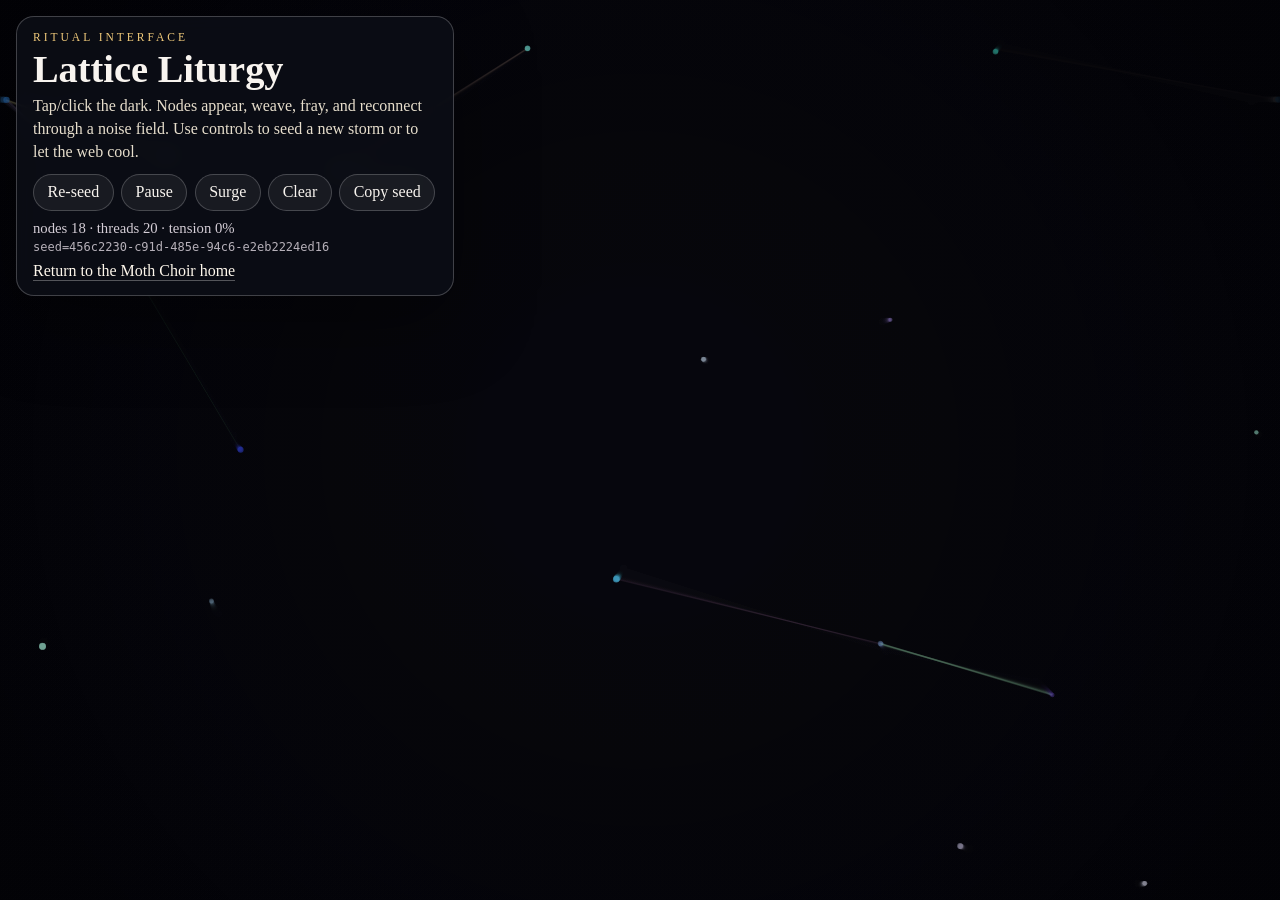
<file: lattice-liturgy.html>
<!doctype html>
<html lang="en">
<head>
  <meta charset="UTF-8" />
  <meta name="viewport" content="width=device-width, initial-scale=1.0" />
  <title>Lattice Liturgy</title>
  <meta name="description" content="A generative ritual of drifting points, trembling threads, and entropy chords." />
  <meta name="theme-color" content="#070711" />
  <link rel="icon" href="assets/favicon.svg" type="image/svg+xml" />
  <style>
    :root {
      --bg: #04050b;
      --ink: #f8f4ef;
      --line: rgba(255, 255, 255, 0.22);
      --gold: #efc97a;
      --violet: #9ea8ff;
      --ember: #ffb07a;
      --panel: rgba(12, 14, 22, 0.87);
      --soft: rgba(255, 245, 225, 0.9);
    }

    * { box-sizing: border-box; }
    html,
    body { margin: 0; width: 100%; height: 100%; }
    body {
      min-height: 100%;
      background: radial-gradient(circle at 25% 15%, #12142f 0%, transparent 35%),
        radial-gradient(circle at 82% 80%, #24131b 0%, transparent 33%),
        linear-gradient(180deg, #04050b 0%, #05060d 60%, #010103 100%);
      color: var(--ink);
      font-family: "Iowan Old Style", "Palatino Linotype", "Book Antiqua", Georgia, serif;
      overflow: hidden;
    }

    #altar {
      position: fixed;
      inset: 0;
      width: 100%;
      height: 100%;
      display: block;
      touch-action: none;
    }

    .hud {
      position: fixed;
      inset: 0 auto auto 0;
      padding: 1rem;
      display: grid;
      gap: 0.7rem;
      z-index: 2;
      width: min(470px, 92vw);
      pointer-events: none;
    }
    .card {
      background: var(--panel);
      border: 1px solid var(--line);
      border-radius: 18px;
      padding: 0.9rem 1rem;
      box-shadow: 0 24px 80px rgba(0,0,0,.42);
      backdrop-filter: blur(10px);
    }
    .kicker {
      color: var(--gold);
      letter-spacing: .26em;
      text-transform: uppercase;
      font-size: .72rem;
    }
    h1 { margin: .2rem 0; font-size: clamp(1.6rem, 3vw, 2.4rem); }
    p { margin: 0; color: var(--soft); line-height: 1.45; }

    .controls {
      margin-top: .65rem;
      display: flex;
      flex-wrap: wrap;
      gap: .45rem;
      pointer-events: auto;
    }
    button {
      border: 1px solid rgba(255,255,255,.2);
      border-radius: 999px;
      background: rgba(255,255,255,0.06);
      color: var(--ink);
      font: inherit;
      padding: .54rem .85rem;
      cursor: pointer;
    }
    button:hover, button:focus-visible {
      background: rgba(255,255,255,0.13);
      border-color: rgba(255,255,255,.35);
      outline: none;
    }
    .status {
      margin-top: .55rem;
      font-size: .92rem;
      color: #d4cdd6;
      display: grid;
      gap: .2rem;
    }
    a.return {
      color: #fef7ec;
      text-decoration: none;
      display: inline-block;
      margin-top: .5rem;
      pointer-events: auto;
      border-bottom: 1px solid rgba(255,255,255,.3);
    }
    a.return:hover { border-color: rgba(255,255,255,.65); }

    .seedline {
      user-select: all;
      font-family: ui-monospace, SFMono-Regular, Menlo, monospace;
      font-size: 12px;
      opacity: .85;
      word-break: break-all;
    }
  </style>
</head>
<body>
  <canvas id="altar"></canvas>

  <aside class="hud">
    <div class="card">
      <div class="kicker">Ritual interface</div>
      <h1>Lattice Liturgy</h1>
      <p>
        Tap/click the dark. Nodes appear, weave, fray, and reconnect through a noise field.
        Use controls to seed a new storm or to let the web cool.
      </p>
      <div class="controls">
        <button data-cmd="reseed">Re-seed</button>
        <button data-cmd="pause">Pause</button>
        <button data-cmd="wind">Surge</button>
        <button data-cmd="clean">Clear</button>
        <button data-cmd="copy">Copy seed</button>
      </div>
      <div class="status">
        <div id="stats">nodes 0 · threads 0 · tension 0%</div>
        <div id="seedline" class="seedline"></div>
      </div>
      <a class="return" href="index.html">Return to the Moth Choir home</a>
    </div>
  </aside>

  <script>
    const canvas = document.getElementById('altar');
    const ctx = canvas.getContext('2d');
    const dpr = window.devicePixelRatio || 1;

    const params = new URLSearchParams(location.search);
    const seedText = params.get('seed') || crypto.randomUUID();
    let running = true;
    let surge = 0;

    const seedHash = xmur3(seedText);
    let rand = xorshift(seedHash());

    const nodes = [];
    const links = [];

    function xmur3(str) {
      for (var i = 0, h = 1779033703 ^ str.length; i < str.length; i++) {
        h = Math.imul(h ^ str.charCodeAt(i), 3432918353);
        h = h << 13 | h >>> 19;
      }
      return function() {
        h = Math.imul(h ^ (h >>> 16), 2246822507);
        h = Math.imul(h ^ (h >>> 13), 3266489909);
        return (h ^= h >>> 16) >>> 0;
      };
    }

    function xorshift(seed) {
      let x = seed >>> 0;
      return function() {
        x ^= x << 13;
        x ^= x >>> 17;
        x ^= x << 5;
        return ((x >>> 0) / 0x100000000);
      };
    }

    const palette = {
      a: 'rgba(255, 238, 178, 0.95)',
      b: 'rgba(198, 168, 255, 0.9)',
      c: 'rgba(255, 183, 136, 0.9)',
      bg: 'rgba(8, 9, 16, 0.28)'
    };

    function resize() {
      canvas.width = Math.floor(innerWidth * dpr);
      canvas.height = Math.floor(innerHeight * dpr);
      canvas.style.width = innerWidth + 'px';
      canvas.style.height = innerHeight + 'px';
      ctx.setTransform(dpr,0,0,dpr,0,0);
    }
    addEventListener('resize', resize);
    resize();

    function addNode(x, y) {
      const phase = rand() * Math.PI * 2;
      nodes.push({
        x,
        y,
        vx: (rand() - 0.5) * 0.2,
        vy: (rand() - 0.5) * 0.2,
        mass: 0.35 + rand() * 0.95,
        age: Math.floor(rand() * 1600),
        phase,
      });
    }

    function seed(nodesCount = 18) {
      nodes.length = 0;
      links.length = 0;
      for (let i = 0; i < nodesCount; i++) {
        addNode(rand() * innerWidth, rand() * innerHeight);
      }
      for (let i = 0; i < nodesCount * 1.2; i++) {
        const a = nodes[(rand() * nodes.length) | 0];
        const b = nodes[(rand() * nodes.length) | 0];
        if (a !== b) {
          links.push({a, b, strength: 0.16 + rand() * 0.7, lifetime: 600 + (rand() * 1200) | 0});
        }
      }
      updateURL();
    }

    function wrapIndex(n) {
      return ((n % nodes.length) + nodes.length) % nodes.length;
    }

    function updateLinks(delta) {
      // age links; kill dead
      for (let i = links.length - 1; i >= 0; i--) {
        links[i].lifetime -= delta * 0.7;
        if (links[i].lifetime <= 0) links.splice(i, 1);
      }
      while (links.length < nodes.length * 0.9) {
        const a = nodes[(rand() * nodes.length) | 0];
        const b = nodes[(rand() * nodes.length) | 0];
        if (a !== b) links.push({a, b, strength: 0.16 + rand() * 0.7, lifetime: 420 + (rand() * 1400) | 0});
      }
    }

    const noise = (t) => {
      return Math.sin(t) * 0.5 + Math.sin(t * 0.27) * 0.35 + Math.sin(t * 0.11) * 0.15;
    };

    function step(dt, t) {
      const cx = innerWidth / 2;
      const cy = innerHeight / 2;
      const m = nodes.length;
      for (let i = 0; i < m; i++) {
        const n = nodes[i];
        const pullX = (cx - n.x) * 0.00003 * n.mass;
        const pullY = (cy - n.y) * 0.00003 * n.mass;
        const wave = noise((t * 0.00035) + i * 0.2) * 0.003;
        n.vx += pullX + Math.cos(t * 0.0003 + n.phase) * wave;
        n.vy += pullY + Math.sin(t * 0.00027 + n.phase) * (wave * 1.2);

        // pairwise soft pull from neighbors through links
        for (let j = 0; j < links.length; j++) {
          const ln = links[j];
          if (ln.a === n || ln.b === n) {
            const o = ln.a === n ? ln.b : ln.a;
            const dx = o.x - n.x;
            const dy = o.y - n.y;
            const dist = Math.hypot(dx, dy) || 1;
            const target = 140 + (Math.sin(t * 0.0002 + ln.strength * 10) * 45);
            const force = Math.max(-0.05, Math.min(0.05, (target - dist) * 0.00003 * ln.strength));
            n.vx += (dx / dist) * force;
            n.vy += (dy / dist) * force;
          }
        }

        // little random entropy
        n.vx += (rand() - 0.5) * 0.004;
        n.vy += (rand() - 0.5) * 0.004;

        const surgeScale = 1 + surge * 0.06;
        n.vx *= 0.985;
        n.vy *= 0.985;
        n.vx += (Math.cos(t * 0.0002 + n.phase) * 0.0005) * surgeScale;
        n.vy += (Math.sin(t * 0.0002 + n.phase) * 0.0005) * surgeScale;

        n.x = (n.x + n.vx * dt) % innerWidth;
        n.y = (n.y + n.vy * dt) % innerHeight;
        if (n.x < 0) n.x += innerWidth;
        if (n.y < 0) n.y += innerHeight;
        if (n.age > 99999) n.age = 0;
        n.age += 1;
        if (n.x < 0 || n.x > innerWidth) n.vx *= -0.76;
        if (n.y < 0 || n.y > innerHeight) n.vy *= -0.76;
      }
    }

    function draw(t) {
      ctx.fillStyle = palette.bg;
      ctx.fillRect(0,0,innerWidth,innerHeight);

      // links
      for (const ln of links) {
        const a = ln.a;
        const b = ln.b;
        const dx = b.x - a.x;
        const dy = b.y - a.y;
        const dist = Math.hypot(dx, dy) || 1;
        const alpha = Math.max(0, 1 - dist / 380);
        const c = alpha * 0.26;
        const hue = (dist * 0.12 + t * 0.02 + (a.phase + b.phase) * 40) % 360;
        ctx.strokeStyle = `hsla(${hue}, 40%, 70%, ${c})`;
        ctx.lineWidth = 0.8 + alpha * 1.3;
        ctx.beginPath();
        ctx.moveTo(a.x, a.y);
        ctx.lineTo(b.x, b.y);
        ctx.stroke();
      }

      // points
      for (const n of nodes) {
        const agePulse = 0.4 + Math.sin(t * 0.006 + n.age * 0.01 + n.phase) * 0.4;
        const r = 1.4 + agePulse * 1.2 + n.mass;
        const lum = 45 + (n.age % 120) * 0.45;
        ctx.beginPath();
        const col = `hsla(${210 + Math.sin(n.phase + t*0.001)*50}, 65%, ${lum}%, ${0.3 + agePulse * 0.45})`;
        ctx.fillStyle = col;
        ctx.arc(n.x, n.y, r, 0, Math.PI * 2);
        ctx.fill();
      }

      // subtle vignette
      const grad = ctx.createRadialGradient(innerWidth * 0.5, innerHeight * 0.5, 30, innerWidth * 0.5, innerHeight * 0.5, Math.max(innerWidth, innerHeight));
      grad.addColorStop(0, 'rgba(0,0,0,0)');
      grad.addColorStop(1, 'rgba(0,0,0,0.36)');
      ctx.fillStyle = grad;
      ctx.fillRect(0,0,innerWidth,innerHeight);

      updateStatus();
    }

    let last = 0;
    function loop(ms) {
      if (surge > 0) surge -= 0.15;
      const dt = Math.min(4, (ms - last) || 16);
      if (running) {
        step(dt, ms);
        updateLinks(dt);
        draw(ms);
      }
      last = ms;
      requestAnimationFrame(loop);
    }

    function updateURL() {
      if (history && history.replaceState) {
        const params = new URLSearchParams({ seed: seedText });
        history.replaceState(null, '', `?${params.toString()}`);
      }
      document.getElementById('seedline').textContent = `seed=${seedText}`;
    }

    function updateStatus() {
      const tension = Math.min(99, Math.max(0, Math.round((surge / 20) * 100)));
      document.getElementById('stats').textContent = `nodes ${nodes.length} · threads ${links.length} · tension ${tension}%`;
    }

    function reseed() {
      for (let i = 0; i < nodes.length; i++) {
        nodes[i].x = rand() * innerWidth;
        nodes[i].y = rand() * innerHeight;
      }
      links.length = 0;
      updateLinks(0);
    }

    function surgeNow() {
      surge = 20;
      for (let i = 0; i < nodes.length; i++) {
        nodes[i].vx += (rand() - 0.5) * 1.2;
        nodes[i].vy += (rand() - 0.5) * 1.2;
      }
    }

    function clearAll() {
      nodes.length = 0;
      links.length = 0;
    }

    document.querySelectorAll('[data-cmd]').forEach((btn) => {
      btn.addEventListener('click', (ev) => {
        const cmd = ev.currentTarget.dataset.cmd;
        if (cmd === 'pause') {
          running = !running;
          ev.currentTarget.textContent = running ? 'Pause' : 'Resume';
        } else if (cmd === 'wind') {
          surgeNow();
          ev.currentTarget.textContent = 'Surge';
        } else if (cmd === 'reseed') {
          reseed();
        } else if (cmd === 'clean') {
          clearAll();
          seed(16);
        } else if (cmd === 'copy') {
          navigator.clipboard.writeText(location.href).then(() => {
            btn.textContent = 'Seed copied';
            setTimeout(() => btn.textContent = 'Copy seed', 900);
          }).catch(() => {
            btn.textContent = 'Clipboard blocked';
          });
        }
      });
    });

    function pointer(x, y) {
      for (let i = 0; i < 6; i++) {
        addNode(
          x + (rand() - 0.5) * 42,
          y + (rand() - 0.5) * 42
        );
      }
      for (let i = 0; i < 10; i++) {
        const a = nodes[(rand() * nodes.length) | 0];
        const b = nodes[(rand() * nodes.length) | 0];
        if (a && b && a !== b) {
          links.push({a, b, strength: rand() * 0.9, lifetime: 200 + (rand() * 2000 | 0)});
        }
      }
    }

    addEventListener('pointerdown', (ev) => {
      pointer(ev.clientX, ev.clientY);
    });

    addEventListener('keydown', (ev) => {
      if (ev.key.toLowerCase() === 'c') clearAll(), reseed();
      if (ev.key.toLowerCase() === 'r') reseed();
      if (ev.key.toLowerCase() === 'p') {
        updateURL();
        navigator.clipboard.writeText(location.href);
      }
      if (ev.key.toLowerCase() === 's') seed(10);
      if (ev.key.toLowerCase() === ' ') {
        running = !running;
        const btn = document.querySelector('[data-cmd="pause"]');
        btn.textContent = running ? 'Pause' : 'Resume';
      }
      if (ev.key.toLowerCase() === 'w') surgeNow();
    });

    seed(18);
    requestAnimationFrame(loop);
    updateURL();
  </script>
</body>
</html>
</file>
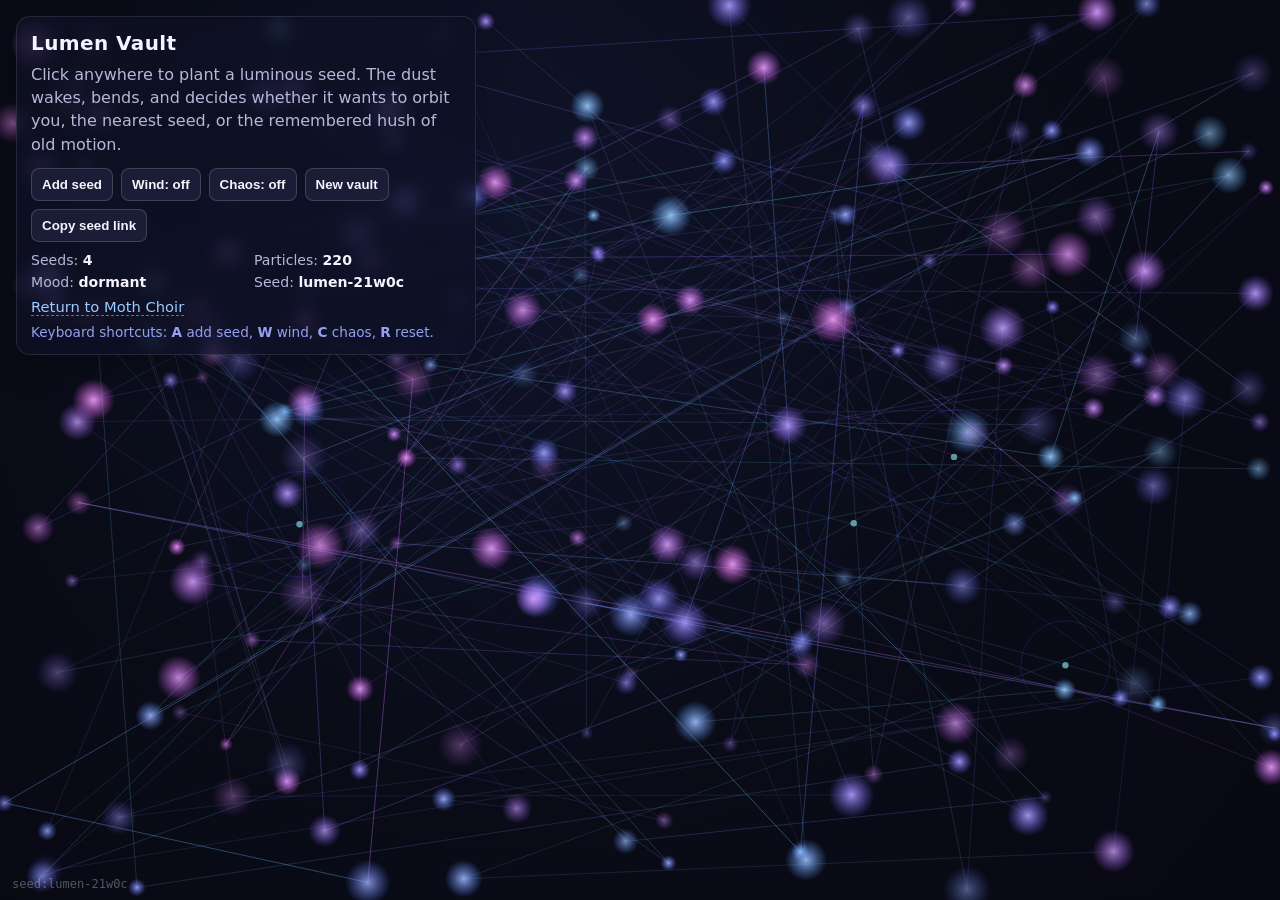
<file: lumen-vault.html>
<!doctype html>
<html lang="en">
<head>
  <meta charset="utf-8" />
  <meta name="viewport" content="width=device-width, initial-scale=1" />
  <title>Lumen Vault</title>
  <meta name="description" content="A tiny ritual where clicks drop luminous seeds and particles carve ghostly pathways through a breathing dark field." />
  <meta name="theme-color" content="#07070f" />
  <style>
    :root {
      --bg: #05060d;
      --panel: #0e0f19cc;
      --ink: #f5f3ff;
      --muted: #b9b7d8;
      --line: #5b4cff;
      --edge: #9cf;
      --accent: #91f3ff;
    }

    * { box-sizing: border-box; }
    body {
      margin: 0;
      min-height: 100vh;
      color: var(--ink);
      background: radial-gradient(circle at 20% 20%, #12152a 0%, #07070f 45%, #05060d 100%);
      font-family: ui-sans-serif, system-ui, -apple-system, Segoe UI, Roboto, sans-serif;
      overflow: hidden;
    }
    canvas {
      position: fixed;
      inset: 0;
      width: 100vw;
      height: 100vh;
      z-index: 0;
    }
    .panel {
      position: absolute;
      z-index: 1;
      top: 16px;
      left: 16px;
      width: min(460px, calc(100vw - 32px));
      backdrop-filter: blur(8px);
      background: linear-gradient(170deg, #0e1124cc, #0d1025b8);
      border: 1px solid #ffffff1a;
      border-radius: 14px;
      box-shadow: 0 12px 30px #00000045;
      padding: 14px;
    }
    h1 { margin: 0 0 8px 0; letter-spacing: .02em; font-size: 1.25rem; }
    p { margin: 4px 0 12px; color: var(--muted); line-height: 1.45; }
    .controls {
      display: flex;
      gap: 8px;
      flex-wrap: wrap;
      margin-bottom: 10px;
    }
    button {
      border: 1px solid #ffffff2a;
      background: #1a1d35;
      color: var(--ink);
      border-radius: 8px;
      padding: 8px 10px;
      cursor: pointer;
      font-weight: 600;
    }
    button:hover { border-color: var(--accent); }
    button.active { background: linear-gradient(120deg, #26316a, #151c47); }
    .mini {
      margin-top: 10px;
      font-size: .88rem;
      color: var(--muted);
      display: grid;
      grid-template-columns: repeat(2, minmax(0,1fr));
      gap: 6px 16px;
    }
    .mini div span { color: var(--ink); font-weight: 600; }
    a {
      display: inline-block;
      margin-top: 8px;
      color: var(--edge);
      text-decoration: none;
      border-bottom: 1px dashed #9cf8;
      font-size: .92rem;
    }
    .hint {
      margin-top: 8px;
      font-size: .85rem;
      color: #96a0f2;
    }
  </style>
</head>
<body>
  <canvas id="field" aria-hidden="true"></canvas>

  <section class="panel" aria-label="Lumen Vault controls">
    <h1>Lumen Vault</h1>
    <p>
      Click anywhere to plant a luminous seed. The dust wakes, bends, and decides whether it wants to orbit you,
      the nearest seed, or the remembered hush of old motion.
    </p>
    <div class="controls">
      <button id="seed">Add seed</button>
      <button id="wind">Wind: off</button>
      <button id="chaos">Chaos: off</button>
      <button id="reset">New vault</button>
      <button id="copy">Copy seed link</button>
    </div>
    <div class="mini">
      <div>Seeds: <span id="seedCount">0</span></div>
      <div>Particles: <span id="particleCount">0</span></div>
      <div>Mood: <span id="mood">dormant</span></div>
      <div>Seed: <span id="seedKey">lumen-0</span></div>
    </div>
    <a href="index.html">Return to Moth Choir</a>
    <div class="hint">Keyboard shortcuts: <strong>A</strong> add seed, <strong>W</strong> wind, <strong>C</strong> chaos, <strong>R</strong> reset.</div>
  </section>

  <script>
    const canvas = document.getElementById('field');
    const ctx = canvas.getContext('2d');

    const seedCountEl = document.getElementById('seedCount');
    const particleCountEl = document.getElementById('particleCount');
    const moodEl = document.getElementById('mood');
    const seedKeyEl = document.getElementById('seedKey');

    const ui = {
      seed: document.getElementById('seed'),
      wind: document.getElementById('wind'),
      chaos: document.getElementById('chaos'),
      reset: document.getElementById('reset'),
      copy: document.getElementById('copy')
    };

    const state = {
      w: 0,
      h: 0,
      time: 0,
      seed: makeSeed(),
      wind: false,
      chaotic: false,
      pointer: { x: 0, y: 0, active: false },
      seeds: [],
      particles: [],
      paused: false,
    };

    const params = new URLSearchParams(location.search);
    const hasSeed = params.get('seed');
    if (hasSeed) {
      state.seed = hasSeed;
    }

    function makeRng(seed) {
      let t = hashSeed(seed);
      return () => {
        t += 0x6d2b79f5;
        let n = Math.imul(t ^ (t >>> 15), 1 | t);
        n ^= n + Math.imul(n ^ (n >>> 7), 61 | n);
        return ((n ^ (n >>> 14)) >>> 0) / 4294967296;
      };
    }

    function hashSeed(input) {
      let h = 2166136261;
      for (let i = 0; i < input.length; i += 1) {
        h ^= input.charCodeAt(i);
        h = Math.imul(h, 16777619);
      }
      return h >>> 0;
    }

    function makeSeed() {
      return `lumen-${Math.floor(Math.random() * 1e9).toString(36)}`;
    }

    function resize() {
      state.w = window.innerWidth;
      state.h = window.innerHeight;
      const dpr = Math.min(window.devicePixelRatio || 1, 2);
      canvas.width = Math.floor(state.w * dpr);
      canvas.height = Math.floor(state.h * dpr);
      canvas.style.width = `${state.w}px`;
      canvas.style.height = `${state.h}px`;
      ctx.setTransform(dpr, 0, 0, dpr, 0, 0);
    }

    function syncUrl() {
      const url = new URL(location.href);
      url.searchParams.set('seed', state.seed);
      history.replaceState(null, '', url);
      seedKeyEl.textContent = state.seed;
    }

    function addSeed(x, y, force = false) {
      if (!force && state.seeds.length >= 12) {
        state.seeds.shift();
      }
      state.seeds.push({
        x,
        y,
        strength: 0.5 + Math.random() * 0.7,
        phase: Math.random() * Math.PI * 2,
        ttl: 420 + Math.random() * 260,
      });
    }

    function seedFromCode(code) {
      const [x, y, s] = code
        .split('-')
        .filter(Boolean)
        .map((n) => Number.parseFloat(n));
      if (!Number.isFinite(x) || !Number.isFinite(y) || !Number.isFinite(s)) {
        return;
      }
      state.seeds.push({
        x: (x % 1) * state.w,
        y: (y % 1) * state.h,
        strength: clamp(0.4 + (s % 10) / 10, 0.2, 0.9),
        phase: s,
        ttl: 999,
      });
      if (state.seeds.length > 12) {
        state.seeds.shift();
      }
    }

    function setupParticles(count, rng) {
      state.particles = Array.from({ length: count }, () => ({
        x: rng() * state.w,
        y: rng() * state.h,
        vx: 0,
        vy: 0,
        r: 0.8 + rng() * 2.2,
        age: rng() * 1000,
        life: 200 + rng() * 500,
        hue: 190 + rng() * 90,
      }));
    }

    function clamp(n, min, max) {
      return Math.max(min, Math.min(max, n));
    }

    function update(dt) {
      state.time += dt;
      const windPhase = Math.sin(state.time * 0.0003);
      const anchorX = state.pointer.active ? state.pointer.x : state.w * 0.5;
      const anchorY = state.pointer.active ? state.pointer.y : state.h * 0.5;

      for (const seed of state.seeds) {
        seed.phase += dt * 0.0008 * (state.chaotic ? 2.0 : 1.0);
        seed.ttl -= dt * 0.005;
      }
      state.seeds = state.seeds.filter((seed) => seed.ttl > 0);

      if (state.seeds.length === 0 && state.time > 200) {
        state.seeds.push({
          x: state.w * 0.5,
          y: state.h * 0.5,
          strength: 0.55,
          phase: 0,
          ttl: 220,
        });
      }

      for (const p of state.particles) {
        p.age += dt * 0.001;
        if (p.age > p.life) {
          p.age = 0;
          p.life = 200 + Math.random() * 700;
          p.x = Math.random() * state.w;
          p.y = Math.random() * state.h;
          p.vx = p.vy = 0;
        }

        let ax = 0;
        let ay = 0;
        for (const seed of state.seeds) {
          const dx = seed.x - p.x;
          const dy = seed.y - p.y;
          const d2 = dx * dx + dy * dy + 40;
          const pull = seed.strength * (1400 / d2);
          ax += (dx / Math.sqrt(d2)) * pull;
          ay += (dy / Math.sqrt(d2)) * pull;
        }

        const px = p.x - anchorX;
        const py = p.y - anchorY;
        const pd2 = Math.sqrt(px * px + py * py) + 1;

        if (state.w > 0 && state.h > 0) {
          const orbitX = Math.cos(state.time * 0.00012 + p.hue) * 40;
          const orbitY = Math.sin(state.time * 0.00011 + p.hue * 0.7) * 40;
          ax += (orbitX - px) * 0.000001;
          ay += (orbitY - py) * 0.000001;
        }

        if (state.chaotic) {
          const noise = Math.sin((p.age + p.hue) * 0.9) * 0.7;
          ax += Math.cos(noise + p.x * 0.001) * 0.04;
          ay += Math.sin(noise + p.y * 0.001) * 0.04;
        }

        if (state.wind) {
          ax += Math.cos(state.time * 0.0005 + p.phase + p.age) * 0.03 * (seedFactor());
          ay += windPhase * 0.02 * (Math.sin(p.age + p.hue) + 1.5);
        }

        const anchorTone = Math.exp(-pd2 * 0.0004);
        ax += (1 - anchorTone) * 0.005 * Math.sign(state.w - p.x);
        ay += anchorTone * 0.004;

        p.vx = (p.vx + ax * 0.9) * 0.94;
        p.vy = (p.vy + ay * 0.9) * 0.94;
        p.x += p.vx;
        p.y += p.vy;

        const wrap = 20;
        if (p.x < -wrap) p.x = state.w + wrap;
        if (p.x > state.w + wrap) p.x = -wrap;
        if (p.y < -wrap) p.y = state.h + wrap;
        if (p.y > state.h + wrap) p.y = -wrap;
      }

      const avg = state.particles.reduce((acc, p) => {
        const dx = p.vx;
        const dy = p.vy;
        return acc + Math.sqrt(dx * dx + dy * dy);
      }, 0) / Math.max(state.particles.length, 1);

      moodEl.textContent = avg > 1.3 ? 'humming' : avg > 0.75 ? 'restless' : 'dormant';
      seedCountEl.textContent = String(state.seeds.length);
      particleCountEl.textContent = String(state.particles.length);
      seedKeyEl.textContent = state.seed;
    }

    function seedFactor() {
      if (!state.seeds.length) {
        return 1;
      }
      return state.seeds.reduce((acc, seed) => acc + seed.strength, 0) / state.seeds.length;
    }

    function draw() {
      const c = ctx;
      c.clearRect(0, 0, state.w, state.h);
      const grad = c.createRadialGradient(state.w * 0.35, state.h * 0.2, 20, state.w * 0.5, state.h * 0.5, Math.max(state.w, state.h));
      grad.addColorStop(0, '#10142a');
      grad.addColorStop(0.4, '#090b16');
      grad.addColorStop(1, '#06060f');
      c.fillStyle = grad;
      c.fillRect(0, 0, state.w, state.h);

      c.strokeStyle = '#3a45ff3d';
      c.lineWidth = 1;
      for (const seed of state.seeds) {
        c.beginPath();
        c.arc(seed.x, seed.y, 16 + seed.strength * 38 * (1 + 0.3 * Math.sin(seed.phase)), 0, Math.PI * 2);
        c.stroke();
      }

      const sorted = [...state.particles].sort((a, b) => a.age - b.age);
      for (let i = 0; i < sorted.length; i++) {
        const p = sorted[i];
        const n = sorted[(i + 1) % sorted.length];
        c.strokeStyle = `hsla(${p.hue}, 90%, 70%, ${(0.14 + p.age * 0.0004).toFixed(3)})`;
        c.beginPath();
        c.moveTo(p.x, p.y);
        c.lineTo(n.x, n.y);
        c.stroke();
      }

      for (const p of state.particles) {
        const alpha = 0.2 + ((Math.sin(p.hue + state.time * 0.0003) + 1) * 0.4);
        const radius = p.r;
        const hue = (p.hue + state.time * 0.01) % 360;
        const grad = c.createRadialGradient(p.x, p.y, 0, p.x, p.y, radius * 8);
        grad.addColorStop(0, `hsla(${hue}, 90%, 80%, ${Math.min(0.9, alpha + 0.1)})`);
        grad.addColorStop(1, `hsla(${hue}, 90%, 65%, 0)`);
        c.fillStyle = grad;
        c.beginPath();
        c.arc(p.x, p.y, radius * 8, 0, Math.PI * 2);
        c.fill();
      }

      for (const s of state.seeds) {
        c.fillStyle = '#94f3ff99';
        c.beginPath();
        c.arc(s.x, s.y, 3.2, 0, Math.PI * 2);
        c.fill();
      }

      if (state.pointer.active) {
        c.strokeStyle = '#d7f2ff66';
        c.setLineDash([4, 6]);
        c.beginPath();
        c.arc(state.pointer.x, state.pointer.y, 28 + 8 * Math.sin(state.time * 0.003), 0, Math.PI * 2);
        c.stroke();
        c.setLineDash([]);
      }

      c.fillStyle = '#e8f0ff55';
      c.font = '12px ui-monospace, SFMono-Regular, Menlo, monospace';
      c.fillText(`seed:${state.seed}`, 12, state.h - 12);
    }

    let last = performance.now();
    function frame(now) {
      if (!state.paused) {
        const dt = now - last;
        update(dt);
        draw();
      }
      last = now;
      requestAnimationFrame(frame);
    }

    function parseShareSeed(raw) {
      if (!raw) {
        return;
      }
      const entries = raw.split(',').map((item) => item.trim()).filter(Boolean);
      for (const item of entries) {
        const [xRaw, yRaw, intensityRaw] = item.split(':');
        const parsed = [Number.parseFloat(xRaw), Number.parseFloat(yRaw), Number.parseFloat(intensityRaw)];
        if (parsed.every(Number.isFinite)) {
          state.seeds.push({
            x: (parsed[0] % 1) * state.w,
            y: (parsed[1] % 1) * state.h,
            strength: clamp(0.2 + (parsed[2] % 10) / 10, 0.2, 0.98),
            phase: state.time * 0.001,
            ttl: 999,
          });
        }
      }
    }

    function installEvents() {
      canvas.addEventListener('pointermove', (evt) => {
        state.pointer.x = evt.clientX;
        state.pointer.y = evt.clientY;
      });

      canvas.addEventListener('pointerdown', (evt) => {
        state.pointer.active = true;
        state.pointer.x = evt.clientX;
        state.pointer.y = evt.clientY;
        addSeed(evt.clientX, evt.clientY, true);
        syncUrl();
      });

      canvas.addEventListener('pointerup', () => {
        state.pointer.active = false;
      });

      ui.seed.addEventListener('click', () => {
        addSeed(Math.random() * state.w, Math.random() * state.h, true);
        syncUrl();
      });

      ui.wind.addEventListener('click', () => {
        state.wind = !state.wind;
        ui.wind.textContent = `Wind: ${state.wind ? 'on' : 'off'}`;
        if (state.wind) {
          ui.wind.classList.add('active');
        } else {
          ui.wind.classList.remove('active');
        }
      });

      ui.chaos.addEventListener('click', () => {
        state.chaotic = !state.chaotic;
        ui.chaos.textContent = `Chaos: ${state.chaotic ? 'on' : 'off'}`;
        if (state.chaotic) {
          ui.chaos.classList.add('active');
        } else {
          ui.chaos.classList.remove('active');
        }
      });

      ui.reset.addEventListener('click', () => {
        state.seed = makeSeed();
        const rng = makeRng(state.seed);
        state.seeds = [];
        for (let i = 0; i < 3; i++) {
          addSeed(rng() * state.w, rng() * state.h, true);
        }
        setupParticles(240, rng);
        syncUrl();
      });

      ui.copy.addEventListener('click', async () => {
        const shareSeed = state.seed;
        const shareUrl = `${location.pathname}?seed=${encodeURIComponent(shareSeed)}`;
        try {
          await navigator.clipboard.writeText(new URL(shareUrl, location.href).href);
          ui.copy.textContent = 'Copied link';
          setTimeout(() => {
            ui.copy.textContent = 'Copy seed link';
          }, 900);
        } catch {
          ui.copy.textContent = 'Copy failed';
          setTimeout(() => {
            ui.copy.textContent = 'Copy seed link';
          }, 900);
        }
      });

      window.addEventListener('keydown', (evt) => {
        if (evt.key.toLowerCase() === 'a') {
          ui.seed.click();
        }
        if (evt.key.toLowerCase() === 'w') {
          ui.wind.click();
        }
        if (evt.key.toLowerCase() === 'c') {
          ui.chaos.click();
        }
        if (evt.key.toLowerCase() === 'r') {
          ui.reset.click();
        }
      });

      window.addEventListener('blur', () => {
        state.paused = true;
      });
      window.addEventListener('focus', () => {
        state.paused = false;
      });
      window.addEventListener('resize', resize);
    }

    function seedFromHash() {
      const raw = params.get('trace');
      const code = params.get('code');
      if (raw) {
        parseShareSeed(decodeURIComponent(raw));
      }
      if (code) {
        seedFromCode(code);
      }
    }

    function init() {
      resize();
      const rng = makeRng(state.seed);
      for (let i = 0; i < 4; i++) {
        addSeed(rng() * state.w, rng() * state.h);
      }
      setupParticles(220, rng);
      syncUrl();
      installEvents();
      seedFromHash();
      last = performance.now();
      requestAnimationFrame(frame);
    }

    init();
  </script>
</body>
</html>
</file>
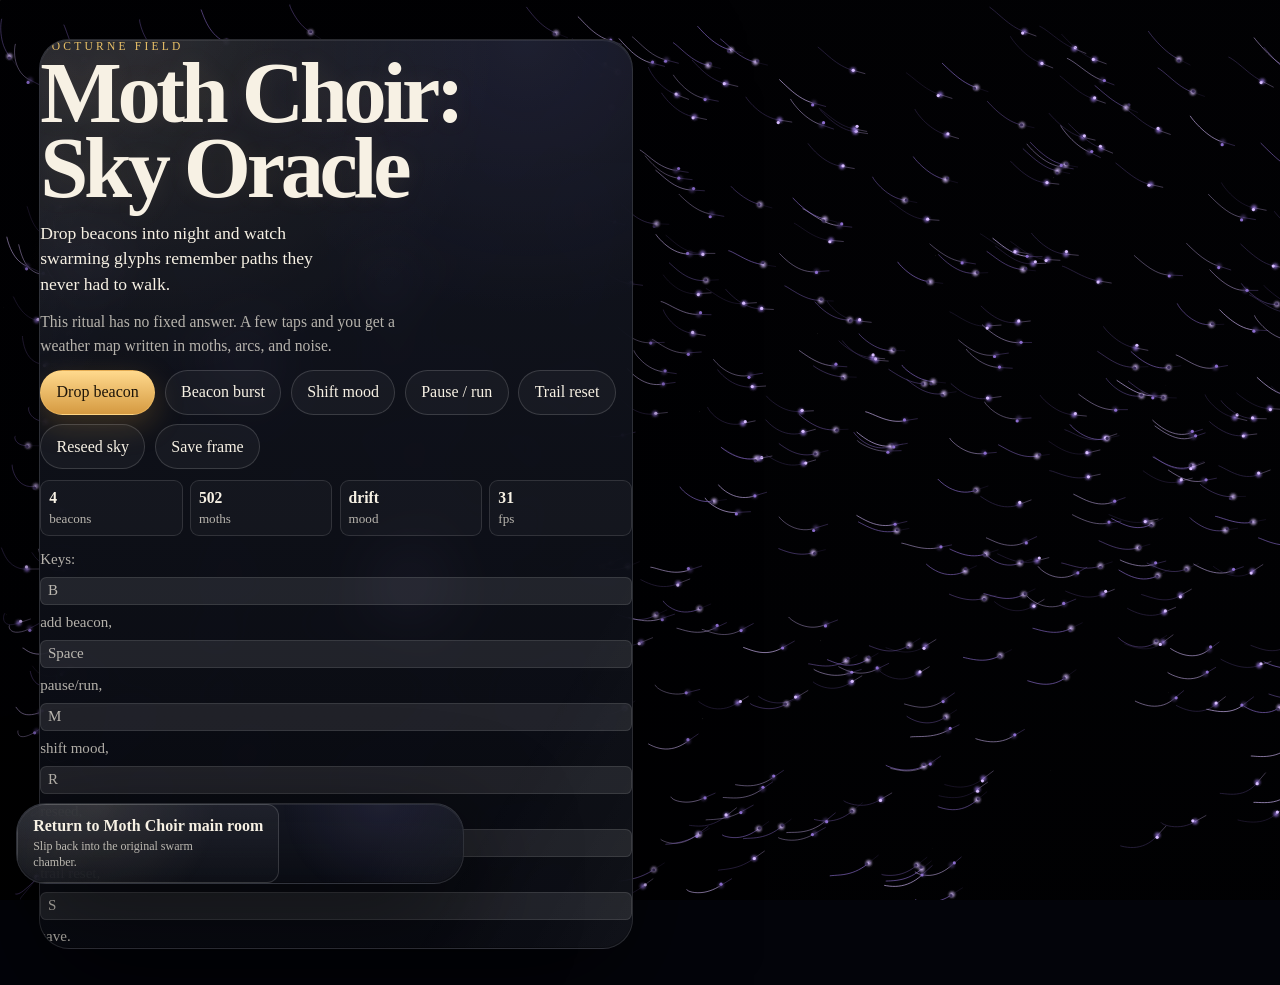
<file: moth-sky-oracle.html>
<!doctype html>
<html lang="en">
<head>
  <meta charset="utf-8">
  <meta name="viewport" content="width=device-width, initial-scale=1">
  <title>Moth Choir — Sky Oracle</title>
  <meta name="description" content="Click to throw luminous beacons into a dark field and watch moth-like glyphs braid themselves into impossible constellations.">
  <link rel="icon" href="assets/favicon.svg" type="image/svg+xml">
  <meta property="og:type" content="website">
  <meta property="og:title" content="Moth Choir — Sky Oracle">
  <meta property="og:description" content="A strange little interactive where moths trace the hidden weather of your pointer.">
  <meta property="og:url" content="https://garytalbot.github.io/moth-choir/moth-sky-oracle.html">
  <meta property="og:image" content="https://garytalbot.github.io/moth-choir/assets/social-card.svg">
  <meta name="twitter:card" content="summary_large_image">
  <meta name="twitter:title" content="Moth Choir — Sky Oracle">
  <meta name="twitter:description" content="A strange little interactive where moths trace the hidden weather of your pointer.">
  <meta name="twitter:image" content="https://garytalbot.github.io/moth-choir/assets/social-card.svg">
  <link rel="stylesheet" href="assets/styles.css">
  <style>
    .sky-panel {
      position: absolute;
      left: max(1rem, env(safe-area-inset-left));
      top: max(1rem, env(safe-area-inset-top));
      width: min(40rem, calc(100vw - 2rem));
      padding: clamp(1rem, 2.8vw, 1.45rem);
    }

    .sky-panel .panel {
      margin-bottom: 0.8rem;
    }

    .statline {
      margin: 0.8rem 0 0;
      color: var(--muted);
      font-size: 0.94rem;
      line-height: 1.45;
      display: grid;
      gap: 0.4rem;
    }

    .sky-controls {
      display: flex;
      flex-wrap: wrap;
      gap: 0.6rem;
      margin-top: 0.8rem;
    }

    .sky-controls .button {
      padding: 0.68rem 0.96rem;
    }

    .status {
      margin-top: 0.7rem;
      display: grid;
      grid-template-columns: repeat(4, minmax(0, 1fr));
      gap: 0.45rem;
    }

    .status span {
      border: 1px solid rgba(255, 255, 255, 0.12);
      border-radius: 9px;
      padding: 0.5rem;
      font-size: 0.82rem;
      color: var(--muted);
      line-height: 1.2;
      background: rgba(255, 255, 255, 0.03);
    }

    .status strong {
      display: block;
      color: var(--ink);
      font-size: 0.98rem;
      margin-bottom: 0.2rem;
    }

    #sky {
      position: fixed;
      inset: 0;
      width: 100%;
      height: 100%;
      display: block;
      z-index: 1;
    }

    .sibling-orb {
      position: absolute;
      left: max(1rem, env(safe-area-inset-left));
      bottom: max(1rem, env(safe-area-inset-bottom));
      width: min(28rem, calc(100vw - 2rem));
      z-index: 2;
    }

    .sibling-orb .source-link {
      display: inline-flex;
      flex-direction: column;
      gap: 0.18rem;
      width: fit-content;
      max-width: 100%;
      padding: 0.72rem 0.95rem;
      min-height: unset;
      border-radius: 12px;
      background: linear-gradient(180deg, rgba(255, 255, 255, 0.05), rgba(255, 255, 255, 0.02));
    }

    .sibling-orb .source-link strong {
      font-size: 1rem;
    }

    .sibling-orb .source-link span {
      color: var(--muted);
      max-width: 34ch;
    }

    @media (max-width: 680px) {
      .status {
        grid-template-columns: 1fr 1fr;
      }
    }
  </style>
</head>
<body>
  <canvas id="sky" aria-hidden="true"></canvas>

  <div class="sky-panel">
    <header class="panel">
      <div class="kicker">Nocturne field</div>
      <h1>Moth Choir: Sky Oracle</h1>
      <p class="lead">Drop beacons into night and watch swarming glyphs remember paths they never had to walk.</p>
      <p class="sub">This ritual has no fixed answer. A few taps and you get a weather map written in moths, arcs, and noise.</p>

      <div class="sky-controls" role="group" aria-label="Sky controls">
        <button class="button primary" data-action="beacon">Drop beacon</button>
        <button class="button" data-action="burst">Beacon burst</button>
        <button class="button" data-action="mood">Shift mood</button>
        <button class="button" data-action="pause">Pause / run</button>
        <button class="button" data-action="trail">Trail reset</button>
        <button class="button" data-action="shuffle">Reseed sky</button>
        <button class="button" data-action="save">Save frame</button>
      </div>

      <div class="status" aria-live="polite">
        <span><strong id="beacon-count">0</strong>beacons</span>
        <span><strong id="moth-count">0</strong>moths</span>
        <span><strong id="mood">drift</strong>mood</span>
        <span><strong id="fps">0</strong>fps</span>
      </div>

      <p class="statline">Keys: <kbd>B</kbd> add beacon, <kbd>Space</kbd> pause/run, <kbd>M</kbd> shift mood, <kbd>R</kbd> reseed, <kbd>T</kbd> trail reset, <kbd>S</kbd> save.</p>
    </header>
  </div>

  <div class="panel sibling-orb">
    <a class="source-link" href="index.html">
      <strong>Return to Moth Choir main room</strong>
      <span>Slip back into the original swarm chamber.</span>
    </a>
  </div>

  <script>
    (() => {
      const canvas = document.getElementById('sky');
      const ctx = canvas.getContext('2d', { alpha: false });

      const dpr = Math.min(window.devicePixelRatio || 1, 2);
      const TWO_PI = Math.PI * 2;

      let width = 0;
      let height = 0;
      let last = performance.now();
      let running = true;
      let runningMode = 'drift';
      let baseSeed = Math.floor(Math.random() * 1e9);
      let frame = 0;
      let fps = 0;

      const moodBank = [
        {
          id: 'drift',
          noiseAmp: 0.55,
          noiseScale: 0.0015,
          attractStrength: 0.025,
          wander: 0.3,
          trail: 0.84,
          glow: 'rgba(193, 166, 255, 0.36)',
        },
        {
          id: 'thrum',
          noiseAmp: 0.95,
          noiseScale: 0.0022,
          attractStrength: 0.042,
          wander: 0.5,
          trail: 0.77,
          glow: 'rgba(255, 208, 140, 0.35)',
        },
        {
          id: 'ashen',
          noiseAmp: 0.3,
          noiseScale: 0.0011,
          attractStrength: 0.036,
          wander: 0.9,
          trail: 0.9,
          glow: 'rgba(255, 255, 255, 0.22)',
        },
        {
          id: 'ritual',
          noiseAmp: 1.05,
          noiseScale: 0.0027,
          attractStrength: 0.053,
          wander: 0.72,
          trail: 0.7,
          glow: 'rgba(255, 130, 110, 0.31)',
        },
      ];

      const palette = [
        ['#d8beff', '#8d6ecf', '#3c2f5a'],
        ['#ffd7a3', '#f2a05f', '#7a4b13'],
        ['#f5f0e0', '#a9a7d6', '#3a3f5e'],
        ['#e6d6ff', '#9d7ad3', '#3f2a57'],
      ];

      let paletteSet = 0;
      let moths = [];
      let beacons = [];

      class RNG {
        constructor(seed) {
          this.seed = seed >>> 0;
        }
        next() {
          this.seed = (1664525 * this.seed + 1013904223) >>> 0;
          return this.seed / 0x1_0000_0000;
        }
        range(a, b) {
          return a + (b - a) * this.next();
        }
      }

      function seedRng(seed) {
        return new RNG(seed);
      }

      class Beacon {
        constructor(x, y) {
          this.x = x;
          this.y = y;
          this.phase = Math.random() * TWO_PI;
          this.pulse = Math.random() * TWO_PI;
          this.age = 0;
          this.radius = 28 + Math.random() * 18;
        }
        update(dt) {
          this.age += dt;
          this.phase += dt * 0.0008;
          this.pulse += dt * 0.0015;
        }
        draw() {
          const pulse = 1 + Math.sin(this.pulse) * 0.25;
          const r = this.radius * pulse;
          const glow = mood().glow;
          const g = ctx.createRadialGradient(this.x, this.y, 0, this.x, this.y, r * 1.7);
          g.addColorStop(0, glow);
          g.addColorStop(1, 'rgba(0,0,0,0)');
          ctx.fillStyle = g;
          ctx.beginPath();
          ctx.arc(this.x, this.y, r * 1.7, 0, TWO_PI);
          ctx.fill();

          ctx.strokeStyle = palette[paletteSet][0];
          ctx.globalAlpha = 0.55;
          ctx.beginPath();
          ctx.arc(this.x, this.y, r * 0.8, 0, TWO_PI);
          ctx.stroke();
          ctx.globalAlpha = 1;
        }
      }

      function hexToRgba(hex, alpha = 1) {
        const normalized = hex.replace('#', '');
        const expanded = normalized.length === 3
          ? normalized.split('').map((ch) => ch + ch).join('')
          : normalized;
        const int = Number.parseInt(expanded, 16);
        const r = (int >> 16) & 255;
        const g = (int >> 8) & 255;
        const b = int & 255;
        return `rgba(${r}, ${g}, ${b}, ${alpha})`;
      }

      class Moth {
        constructor(x, y, seedVal) {
          const r = seedRng(seedVal + Math.floor(Math.random() * 9999));
          this.x = x;
          this.y = y;
          this.vx = r.range(-0.35, 0.35);
          this.vy = r.range(-0.35, 0.35);
          this.age = 0;
          this.mass = r.range(0.4, 1);
          this.hueSet = Math.floor(r.range(0, 1000)) % 3;
          this.life = 0;
          this.path = [];
          this.maxPath = 48;
          this.orbit = r.range(0.6, 2.4);
          this.pulse = r.range(0, TWO_PI);
        }

        update(dt) {
          this.age += dt;
          this.life += dt * 0.001;
          this.pulse += dt * 0.0018;

          if (beacons.length) {
            const nearest = nearestBeacons(this.x, this.y, 3);
            for (const beacon of nearest) {
              const dx = beacon.x - this.x;
              const dy = beacon.y - this.y;
              const d2 = dx * dx + dy * dy;
              const d = Math.sqrt(d2) + 0.01;
              const w = mood().attractStrength * (1 - Math.min(1, d / 380));
              this.vx += (dx / d) * w;
              this.vy += (dy / d) * w;
            }
          }

          const n = Math.sin((this.x * mood().noiseScale) + this.life * 0.9 + this.age * 0.001) * mood().noiseAmp;
          const m = Math.cos((this.y * mood().noiseScale) + this.life * 1.7 + this.age * 0.0017) * mood().noiseAmp;
          this.vx += (n + Math.cos(this.pulse) * 0.003) * this.mass;
          this.vy += (m + Math.sin(this.pulse) * 0.002) * this.mass;

          const wander = mood().wander;
          this.vx += (Math.random() - 0.5) * 0.06 * wander;
          this.vy += (Math.random() - 0.5) * 0.06 * wander;

          const v = Math.hypot(this.vx, this.vy) + 0.0001;
          const cap = 1.6;
          if (v > cap) {
            this.vx = (this.vx / v) * cap;
            this.vy = (this.vy / v) * cap;
          }
          this.x += this.vx * dt * 0.06;
          this.y += this.vy * dt * 0.06;

          this.path.push([this.x, this.y]);
          if (this.path.length > this.maxPath) this.path.shift();

          if (this.x < -60) this.x = width + 60;
          else if (this.x > width + 60) this.x = -60;
          if (this.y < -60) this.y = height + 60;
          else if (this.y > height + 60) this.y = -60;

          if (this.life > 20 && Math.random() < 0.0015) {
            this.orbit *= -1;
            this.life = 0;
          }
        }

        draw() {
          const p = palette[paletteSet][this.hueSet];
          const alt = palette[paletteSet][(this.hueSet + 1) % 3];
          const p2 = palette[paletteSet][(this.hueSet + 2) % 3];

          const px = this.x;
          const py = this.y;

          if (this.path.length > 1) {
            ctx.strokeStyle = hexToRgba(alt, 0.7 + Math.sin(this.pulse) * 0.2);
            ctx.lineWidth = 0.7;
            ctx.beginPath();
            this.path.forEach((pt, i) => {
              const [x, y] = pt;
              if (i === 0) ctx.moveTo(x, y);
              else ctx.lineTo(x, y);
            });
            ctx.stroke();
          }

          const glow = ctx.createRadialGradient(px, py, 0, px, py, 7);
          glow.addColorStop(0, hexToRgba(p, 0.95));
          glow.addColorStop(0.55, hexToRgba(p, 0.1));
          glow.addColorStop(1, 'rgba(0,0,0,0)');
          ctx.fillStyle = glow;
          ctx.beginPath();
          ctx.arc(px, py, 4.8, 0, TWO_PI);
          ctx.fill();

          const orbit = this.orbit + Math.sin(this.life * 4) * 0.45;
          ctx.fillStyle = p2;
          ctx.beginPath();
          ctx.arc(px + Math.cos(this.pulse * 2) * orbit, py + Math.sin(this.pulse * 1.8) * orbit, 1.6, 0, TWO_PI);
          ctx.fill();

          ctx.strokeStyle = p2;
          ctx.globalAlpha = 0.42;
          ctx.beginPath();
          ctx.moveTo(px, py);
          ctx.lineTo(px + this.vx * 8, py + this.vy * 8);
          ctx.stroke();
          ctx.globalAlpha = 1;
        }
      }

      function mood() {
        return moodBank.find((m) => m.id === runningMode) || moodBank[0];
      }

      function setMood(next) {
        if (next !== undefined && Number.isFinite(next) && moodBank[next]) {
          runningMode = moodBank[next].id;
          paletteSet = next % palette.length;
          return;
        }

        const i = (moodBank.findIndex((m) => m.id === runningMode) + 1) % moodBank.length;
        runningMode = moodBank[i].id;
        paletteSet = (paletteSet + 1) % palette.length;
      }

      function updateStatus() {
        document.getElementById('beacon-count').textContent = beacons.length.toString();
        document.getElementById('moth-count').textContent = moths.length.toString();
        document.getElementById('mood').textContent = runningMode;
        document.getElementById('fps').textContent = fps.toFixed(0);
      }

      function resize() {
        width = Math.max(1, Math.floor(window.innerWidth * dpr));
        height = Math.max(1, Math.floor(window.innerHeight * dpr));
        canvas.width = width;
        canvas.height = height;
        canvas.style.width = `${window.innerWidth}px`;
        canvas.style.height = `${window.innerHeight}px`;
        ctx.setTransform(1, 0, 0, 1, 0, 0);
        ctx.scale(dpr, dpr);
        width = window.innerWidth;
        height = window.innerHeight;
      }

      function initSky(seed) {
        const rng = seedRng(seed);
        beacons = [];
        moths = [];

        const bCount = 4 + Math.floor(rng.next() * 3);
        for (let i = 0; i < bCount; i++) {
          addBeacon(rng.range(80, width - 80), rng.range(80, height - 80));
        }

        const mCount = Math.floor(rng.range(400, 620));
        for (let i = 0; i < mCount; i++) {
          moths.push(new Moth(rng.range(0, width), rng.range(0, height), Math.floor(rng.next() * 1e9)));
        }
      }

      function nearestBeacons(x, y, k = 2) {
        if (!beacons.length) return [];
        return beacons
          .map((b) => {
            const d = (b.x - x) ** 2 + (b.y - y) ** 2;
            return { b, d };
          })
          .sort((a, b) => a.d - b.d)
          .slice(0, k)
          .map((entry) => entry.b);
      }

      function addBeacon(x, y) {
        beacons.push(new Beacon(x, y));
      }

      function drawBackground() {
        const m = mood();
        ctx.fillStyle = 'rgba(2, 3, 8, ' + (1 - m.trail) + ')';
        ctx.fillRect(0, 0, width, height);

        const bg = ctx.createLinearGradient(0, 0, 0, height);
        bg.addColorStop(0, 'rgba(16, 17, 31, 0.08)');
        bg.addColorStop(1, 'rgba(4, 5, 9, 0.16)');
        ctx.fillStyle = bg;
        ctx.fillRect(0, 0, width, height);

        const stars = 24;
        for (let i = 0; i < stars; i++) {
          const x = (i * 7913) % width;
          const y = (i * 3137) % height;
          const twinkle = Math.sin((frame * 0.004) + i) * 0.4 + 0.6;
          ctx.fillStyle = `rgba(240, 233, 214, ${0.09 * twinkle})`;
          ctx.fillRect(x, y, 1.1, 1.1);
        }
      }

      function draw() {
        if (!running) {
          requestAnimationFrame(draw);
          return;
        }

        const now = performance.now();
        const dt = Math.min(32, now - last);
        last = now;
        fps = 1000 / dt;

        drawBackground();

        beacons.forEach((b) => {
          b.update(dt);
          b.draw();
        });

        moths.forEach((moth) => {
          moth.update(dt);
          moth.draw();
        });

        if (frame % 3 === 0) {
          updateStatus();
        }
        frame += 1;

        requestAnimationFrame(draw);
      }

      function click(event) {
        if (event.target.closest('button')) return;
        const x = event.clientX;
        const y = event.clientY;
        if (event.shiftKey) {
          burst(x, y);
        } else {
          addBeacon(x, y);
        }
        updateStatus();
      }

      function burst(x, y) {
        const count = 8 + Math.floor(Math.random() * 10);
        for (let i = 0; i < count; i++) {
          const angle = (Math.PI * 2 * i) / count;
          const radius = 80 + Math.random() * 120;
          addBeacon(
            Math.min(width - 30, Math.max(30, x + Math.cos(angle) * radius)),
            Math.min(height - 30, Math.max(30, y + Math.sin(angle) * radius)),
          );
        }
      }

      function screenshot() {
        const link = document.createElement('a');
        link.href = canvas.toDataURL('image/png');
        link.download = `moth-choir-sky-oracle-${Date.now()}.png`;
        link.click();
      }

      function reseed(seed = Math.floor(Math.random() * 1e9)) {
        baseSeed = seed;
        const query = new URLSearchParams(location.search);
        query.set('seed', String(seed));
        history.replaceState({}, '', `${location.pathname}?${query.toString()}`);
        initSky(seed);
      }

      function wire() {
        resize();
        const query = new URLSearchParams(location.search);
        const qSeed = Number.parseInt(query.get('seed') || '', 10);
        baseSeed = Number.isFinite(qSeed) ? qSeed : Math.floor(Math.random() * 1e9);

        initSky(baseSeed);

        const initialMode = query.get('mode');
        if (initialMode && moodBank.some((m) => m.id === initialMode)) {
          runningMode = initialMode;
        }

        document.querySelectorAll('[data-action]').forEach((btn) => {
          btn.addEventListener('click', () => {
            const action = btn.dataset.action;
            if (action === 'beacon') addBeacon(Math.random() * width * 0.85 + 40, Math.random() * height * 0.85 + 40);
            else if (action === 'burst') burst(Math.random() * width, Math.random() * height);
            else if (action === 'mood') setMood();
            else if (action === 'pause') running = !running;
            else if (action === 'trail') {
              ctx.fillStyle = 'rgba(3, 4, 7, 0.85)';
              ctx.fillRect(0, 0, width, height);
            } else if (action === 'shuffle') reseed(Math.floor(Math.random() * 1e9));
            else if (action === 'save') screenshot();
            updateStatus();
          });
        });

        document.addEventListener('pointerup', click);
        window.addEventListener('resize', resize);
        document.addEventListener('keydown', (event) => {
          if (event.target && ['INPUT', 'TEXTAREA'].includes(event.target.tagName)) return;
          switch (event.key.toLowerCase()) {
            case 'b':
              addBeacon(Math.random() * width, Math.random() * height);
              break;
            case 'm':
              setMood();
              break;
            case ' ':
              running = !running;
              event.preventDefault();
              break;
            case 'r':
              reseed();
              break;
            case 't':
              ctx.fillStyle = 'rgba(3, 4, 7, 0.94)';
              ctx.fillRect(0, 0, width, height);
              break;
            case 's':
              screenshot();
              break;
            default:
              break;
          }
          if (['b', 'm', 'r', 't', 's', ' '].includes(event.key.toLowerCase())) {
            updateStatus();
          }
        });

        resize();
        last = performance.now();
        updateStatus();
        draw();
      }

      wire();
    })();
  </script>
</body>
</html>
</file>
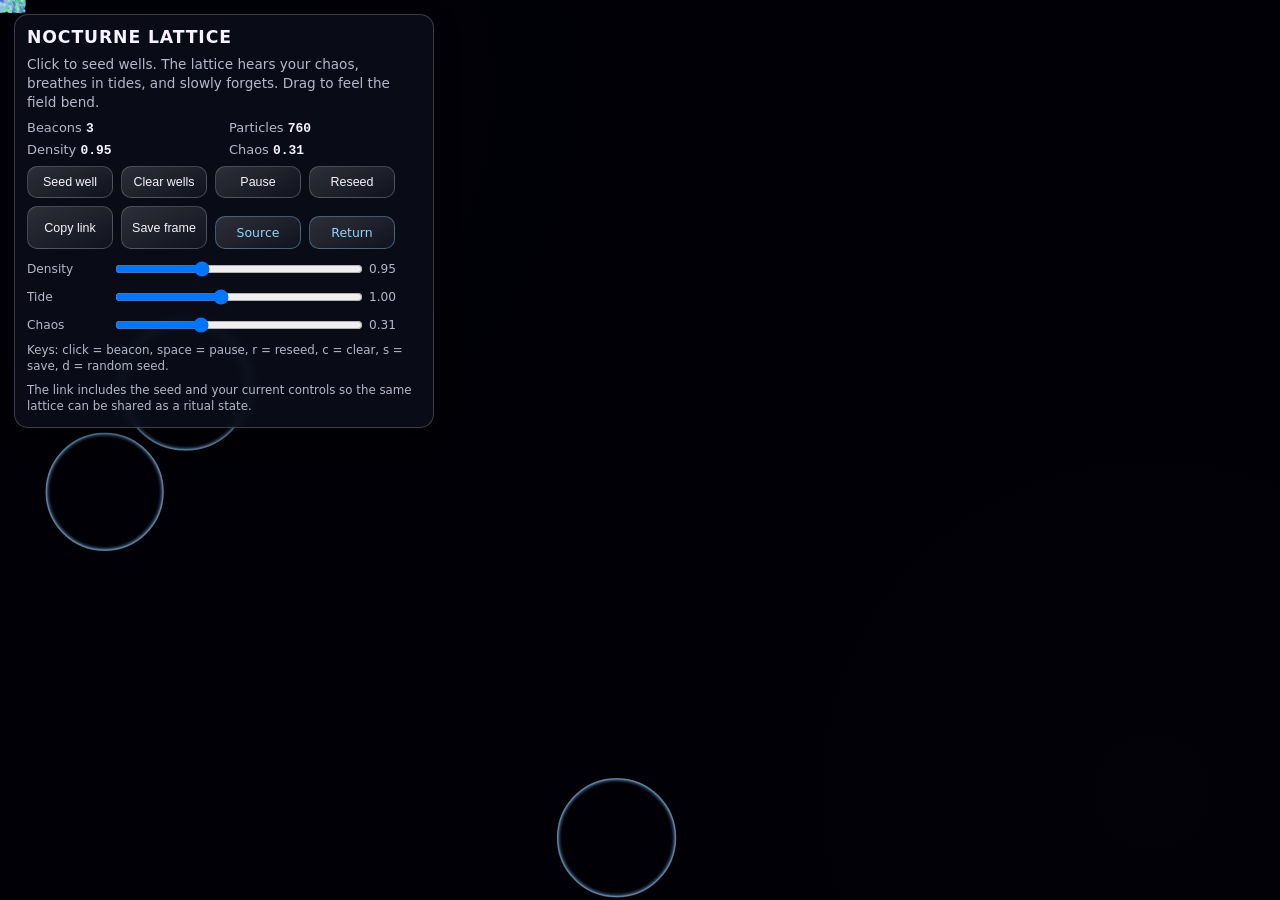
<file: nocturne-lattice.html>
<!doctype html>
<html lang="en">
<head>
  <meta charset="utf-8" />
  <meta name="viewport" content="width=device-width, initial-scale=1" />
  <title>Nocturne Lattice</title>
  <meta
    name="description"
    content="A nocturnal particle lattice where clicks become seed wells and a breathing swarm weaves through a changing tide and controlled chaos."
  />
  <meta property="og:type" content="website">
  <meta property="og:title" content="Nocturne Lattice">
  <meta
    property="og:description"
    content="A nocturnal particle lattice where clicks become seed wells and a breathing swarm weaves through a changing tide and controlled chaos."
  >
  <meta property="og:url" content="https://garytalbot.github.io/moth-choir/nocturne-lattice.html">
  <meta property="og:image" content="https://garytalbot.github.io/moth-choir/assets/social-card.svg">
  <meta name="twitter:card" content="summary_large_image">
  <meta name="twitter:title" content="Nocturne Lattice">
  <meta
    name="twitter:description"
    content="A nocturnal particle lattice where clicks become seed wells and a breathing swarm weaves through a changing tide and controlled chaos."
  >
  <meta name="twitter:image" content="https://garytalbot.github.io/moth-choir/assets/social-card.svg">
  <style>
    :root {
      --bg: #05060e;
      --panel: rgba(12, 16, 28, 0.8);
      --line: rgba(255, 255, 255, 0.2);
      --text: #f6f2ff;
      --muted: #b6b8ca;
      --accent: #95d4ff;
    }

    * { box-sizing: border-box; }
    html, body {
      margin: 0;
      width: 100%;
      height: 100%;
      overflow: hidden;
      background: radial-gradient(circle at 15% 10%, rgba(149, 212, 255, 0.12), transparent 36%),
        radial-gradient(circle at 90% 88%, rgba(255, 130, 208, 0.16), transparent 33%),
        var(--bg);
      color: var(--text);
      font-family: Inter, "Segoe UI", system-ui, sans-serif;
    }

    canvas {
      position: fixed;
      inset: 0;
      width: 100%;
      height: 100%;
      display: block;
    }

    .hud {
      position: fixed;
      left: 14px;
      top: 14px;
      width: min(420px, calc(100vw - 28px));
      background: var(--panel);
      border: 1px solid var(--line);
      border-radius: 14px;
      padding: 12px;
      backdrop-filter: blur(5px);
      z-index: 3;
      box-shadow: 0 10px 24px rgba(0, 0, 0, 0.35);
    }

    h1 {
      margin: 0 0 8px;
      font-size: 1.08rem;
      letter-spacing: 0.05em;
      text-transform: uppercase;
    }

    p {
      margin: 0;
      color: var(--muted);
      font-size: 0.85rem;
      line-height: 1.4;
    }

    .stats {
      display: grid;
      grid-template-columns: 1fr 1fr;
      gap: 6px 10px;
      margin-top: 8px;
      font-size: 0.81rem;
      color: var(--muted);
    }

    .value {
      color: var(--text);
      font-family: "Courier New", monospace;
      font-weight: 700;
      font-variant-numeric: tabular-nums;
    }

    .row {
      margin-top: 8px;
      display: flex;
      flex-wrap: wrap;
      gap: 8px;
    }

    button,
    .link {
      appearance: none;
      border: 1px solid var(--line);
      background: linear-gradient(155deg, rgba(255,255,255,0.15), rgba(255,255,255,0.03));
      color: var(--text);
      border-radius: 10px;
      cursor: pointer;
      padding: 8px 10px;
      font-size: 0.78rem;
      text-decoration: none;
      display: inline-flex;
      align-items: center;
      justify-content: center;
      gap: 6px;
      min-width: 86px;
      transition: border-color 0.18s ease;
      user-select: none;
    }

    button:hover, .link:hover { border-color: rgba(255,255,255,0.38); }
    button:focus-visible, .link:focus-visible {
      outline: 2px solid rgba(149, 212, 255, 0.62);
      outline-offset: 2px;
    }

    button.active { border-color: rgba(149, 212, 255, 0.9); }

    .slider-block {
      margin-top: 10px;
      display: grid;
      gap: 8px;
      font-size: 0.76rem;
      color: var(--muted);
    }

    .slider-line { display: grid; grid-template-columns: 78px 1fr 52px; gap: 8px; align-items: center; }
    input[type="range"] { width: 100%; }

    .mini {
      margin-top: 8px;
      display: block;
      color: var(--muted);
      font-size: 0.74rem;
      line-height: 1.35;
    }

    .source {
      margin-top: 10px;
      color: var(--accent);
      border-color: rgba(149, 212, 255, 0.35);
    }

    @media (max-width: 640px) {
      .hud { left: 8px; top: 8px; width: calc(100vw - 16px); }
      .row { gap: 6px; }
      button { min-width: 74px; font-size: 0.74rem; }
    }
  </style>
</head>
<body>
  <canvas id="field" aria-hidden="true"></canvas>

  <aside class="hud" aria-label="Nocturne Lattice controls">
    <h1>Nocturne Lattice</h1>
    <p>Click to seed wells. The lattice hears your chaos, breathes in tides, and slowly forgets. Drag to feel the field bend.</p>

    <div class="stats">
      <div>Beacons <span id="beaconCount" class="value">0</span></div>
      <div>Particles <span id="particleCount" class="value">0</span></div>
      <div>Density <span id="densityValue" class="value">0.95</span></div>
      <div>Chaos <span id="chaosValue" class="value">0.31</span></div>
    </div>

    <div class="row">
      <button id="seedButton">Seed well</button>
      <button id="clearButton">Clear wells</button>
      <button id="pauseButton">Pause</button>
      <button id="reseedButton">Reseed</button>
      <button id="copyButton">Copy link</button>
      <button id="saveButton">Save frame</button>
      <a class="link source" href="https://github.com/garytalbot/moth-choir/blob/main/nocturne-lattice.html" target="_blank" rel="noopener noreferrer">Source</a>
      <a class="link source" href="./">Return</a>
    </div>

    <div class="slider-block">
      <div class="slider-line">
        <label for="density">Density</label>
        <input id="density" min="0.3" max="2.2" step="0.05" type="range" value="0.95">
        <span id="densityReadout">0.95</span>
      </div>
      <div class="slider-line">
        <label for="tide">Tide</label>
        <input id="tide" min="0.2" max="2.1" step="0.05" type="range" value="1.0">
        <span id="tideReadout">1.00</span>
      </div>
      <div class="slider-line">
        <label for="chaos">Chaos</label>
        <input id="chaos" min="0.01" max="0.9" step="0.01" type="range" value="0.31">
        <span id="chaosReadout">0.31</span>
      </div>
    </div>

    <span class="mini">Keys: click = beacon, space = pause, r = reseed, c = clear, s = save, d = random seed.</span>
    <span class="mini">The link includes the seed and your current controls so the same lattice can be shared as a ritual state.</span>
  </aside>

  <script>
    const canvas = document.getElementById('field');
    const ctx = canvas.getContext('2d');
    const DPR = window.devicePixelRatio || 1;

    const beacons = [];
    const swarms = [];

    const beaconCount = document.getElementById('beaconCount');
    const particleCount = document.getElementById('particleCount');
    const densityValue = document.getElementById('densityValue');
    const chaosValue = document.getElementById('chaosValue');

    const densityInput = document.getElementById('density');
    const densityReadout = document.getElementById('densityReadout');
    const tideInput = document.getElementById('tide');
    const tideReadout = document.getElementById('tideReadout');
    const chaosInput = document.getElementById('chaos');
    const chaosReadout = document.getElementById('chaosReadout');

    const seedButton = document.getElementById('seedButton');
    const clearButton = document.getElementById('clearButton');
    const pauseButton = document.getElementById('pauseButton');
    const reseedButton = document.getElementById('reseedButton');
    const copyButton = document.getElementById('copyButton');
    const saveButton = document.getElementById('saveButton');

    let width = 0;
    let height = 0;
    let raf = 0;
    let t = 0;
    let running = true;

    const params = {
      density: parseFloat(densityInput.value),
      tide: parseFloat(tideInput.value),
      chaos: parseFloat(chaosInput.value),
      seed: Math.floor(Math.random() * 2147483647),
      paused: false,
    };

    const pointer = {
      x: 0,
      y: 0,
      down: false,
    };

    function parseSeedFromHash() {
      const match = new URLSearchParams(window.location.search).get('seed');
      const s = Number.parseInt(match || '', 10);
      if (Number.isFinite(s) && s > 0) {
        params.seed = Math.abs(s) % 2147483647;
      }
    }

    function mulberry(a) {
      return function() {
        a |= 0;
        a = (a + 0x6D2B79F5) | 0;
        let t = Math.imul(a ^ (a >>> 15), 1 | a);
        t = (t + Math.imul(t ^ (t >>> 7), 61 | t)) ^ t;
        return ((t ^ (t >>> 14)) >>> 0) / 4294967296;
      };
    }

    let random = mulberry(params.seed);
    const rand = () => random() * 2 - 1;

    function resize() {
      width = window.innerWidth;
      height = window.innerHeight;
      canvas.width = Math.floor(width * DPR);
      canvas.height = Math.floor(height * DPR);
      canvas.style.width = width + 'px';
      canvas.style.height = height + 'px';
      ctx.setTransform(DPR, 0, 0, DPR, 0, 0);
      if (swarms.length === 0) spawnSwarm();
    }

    function seedFromCurrentState() {
      const p = new URLSearchParams({
        seed: String(params.seed),
        density: params.density.toFixed(2),
        tide: params.tide.toFixed(2),
        chaos: params.chaos.toFixed(2),
        beacons: beacons.length.toString(),
      });
      return `${window.location.pathname}?${p.toString()}`;
    }

    function spawnSwarm() {
      swarms.length = 0;
      const density = 800 * params.density;
      for (let i = 0; i < density; i++) {
        swarms.push({
          x: Math.random() * width,
          y: Math.random() * height,
          vx: rand() * 0.8,
          vy: rand() * 0.8,
          m: Math.random() * 1.6 + 0.4,
          hue: 200 + Math.floor(rand() * 80),
          age: Math.random() * Math.PI * 2,
        });
      }
      particleCount.textContent = swarms.length.toString();
    }

    function addBeacon(x, y) {
      beacons.push({ x, y, age: 0, radius: 44 + random() * 30, glow: 1.2 + Math.random() * 0.7 });
      beaconCount.textContent = beacons.length.toString();
    }

    function reseedAll() {
      params.seed = Math.floor(1 + Math.random() * 2147483646);
      random = mulberry(params.seed);
      spawnSwarm();
      maybeSeedFromRandom();
      syncSeedHash(false);
    }

    function maybeSeedFromRandom() {
      const seedInHash = new URLSearchParams(window.location.search).get('seed');
      if (!seedInHash) params.seed = Math.max(1, params.seed);
    }

    function syncSeedHash(replace = true) {
      const url = new URL(window.location.href);
      const q = url.searchParams;
      q.set('seed', String(params.seed));
      q.set('density', params.density.toFixed(2));
      q.set('tide', params.tide.toFixed(2));
      q.set('chaos', params.chaos.toFixed(2));
      if (replace) history.replaceState(null, '', `${url.pathname}?${q.toString()}`);
    }

    function noiseField(x, y, tval) {
      const s = Math.sin((x * 0.0017) + tval * 0.18) + Math.cos((y * 0.0012) - tval * 0.11);
      const w = Math.sin((x + y) * 0.00062 + tval * 0.06) + Math.cos((x - y) * 0.00047 - tval * 0.07);
      return (s + w) * 0.5;
    }

    function stepSwarm(p) {
      let fx = 0;
      let fy = 0;

      for (const b of beacons) {
        const dx = b.x - p.x;
        const dy = b.y - p.y;
        const dd = Math.hypot(dx, dy) + 1;
        const pull = Math.min(1300 / (dd * dd), 0.0005);
        fx += (dx / dd) * pull * b.glow;
        fy += (dy / dd) * pull * b.glow;
      }

      const drift = noiseField(p.x + pointer.x * 0.2, p.y + pointer.y * 0.2, t) * params.chaos;
      const n = params.tide;
      const dx = p.x - pointer.x;
      const dy = p.y - pointer.y;
      const d2 = dx * dx + dy * dy + 1200;
      fx += Math.cos(drift) * 0.05 + (Math.sin(drift * 2.1) * 0.13) * params.chaos;
      fy += Math.sin(drift) * 0.05 - (Math.cos(drift * 1.7) * 0.09) * params.chaos;

      if (pointer.down) {
        const attract = 0.0012 * n;
        fx += (-dx / d2) * attract * 7000;
        fy += (-dy / d2) * attract * 7000;
      }

      p.vx += fx * (0.75 + params.density * 0.03);
      p.vy += fy * (0.75 + params.density * 0.03);

      p.vx *= 0.965;
      p.vy *= 0.965;

      p.x += p.vx;
      p.y += p.vy;
      p.age += 0.002 + (params.density * 0.0008);

      if (p.x < -20) p.x += width + 40;
      if (p.x > width + 20) p.x -= width + 40;
      if (p.y < -20) p.y += height + 40;
      if (p.y > height + 20) p.y -= height + 40;
    }

    function draw(p) {
      const a = (Math.sin(p.age * 2 + p.hue) + 1) * 0.5;
      const sat = 60 + Math.min(30, Math.abs(p.vx + p.vy) * 7 + a * 15);
      const light = 35 + Math.min(45, a * 40 + Math.min(0.2, Math.abs(p.vx) + Math.abs(p.vy)) * 60);
      ctx.fillStyle = `hsl(${p.hue},${sat.toFixed(0)}%,${light.toFixed(0)}%)`;
      ctx.globalAlpha = 0.35 + a * 0.5;
      ctx.beginPath();
      ctx.arc(p.x, p.y, p.m, 0, Math.PI * 2);
      ctx.fill();
      ctx.globalAlpha = 1;
    }

    function render() {
      if (!running) {
        raf = requestAnimationFrame(render);
        return;
      }

      ctx.fillStyle = `rgba(5, 6, 14, ${0.07 + 0.03 / Math.max(0.6, params.tide)})`;
      ctx.fillRect(0, 0, width, height);

      for (const b of beacons) {
        b.age += 0.015;
        const alpha = 0.2 + Math.sin(b.age) * 0.05;
        const r = b.radius + Math.sin(t * 0.015 + b.age) * 6;
        ctx.strokeStyle = `rgba(149, 212, 255, ${alpha.toFixed(3)})`;
        ctx.lineWidth = 1.2;
        ctx.beginPath();
        ctx.arc(b.x, b.y, r, 0, Math.PI * 2);
        ctx.stroke();
      }

      for (const p of swarms) {
        stepSwarm(p);
        draw(p);
      }

      t += 1;
      if (Math.random() > 0.995) {
        for (let i = 0; i < 1; i++) {
          const p = swarms[Math.floor(random() * swarms.length)];
          if (!p) continue;
          ctx.fillStyle = 'rgba(255, 240, 255, 0.3)';
          ctx.fillRect(p.x + Math.sin(t * 0.04) * 5, p.y + Math.cos(t * 0.04) * 5, 1.1, 1.1);
        }
      }

      raf = requestAnimationFrame(render);
    }

    function updateReadouts() {
      densityReadout.textContent = densityInput.value;
      densityValue.textContent = densityInput.value;
      chaosReadout.textContent = chaosInput.value;
      chaosValue.textContent = chaosInput.value;
      tideReadout.textContent = Number.parseFloat(tideInput.value).toFixed(2);
    }

    function applyFromControls() {
      params.density = parseFloat(densityInput.value);
      params.tide = parseFloat(tideInput.value);
      params.chaos = parseFloat(chaosInput.value);
      spawnSwarm();
      syncSeedHash();
      updateReadouts();
    }

    function copyScene() {
      const link = `${window.location.origin}${seedFromCurrentState()}`;
      navigator.clipboard?.writeText(link).then(() => {
        copyButton.textContent = 'Link copied';
        setTimeout(() => (copyButton.textContent = 'Copy link'), 900);
      }).catch(() => {
        copyButton.textContent = 'Copy blocked';
        setTimeout(() => (copyButton.textContent = 'Copy link'), 900);
      });
    }

    function saveFrame() {
      const a = document.createElement('a');
      a.href = canvas.toDataURL('image/png');
      a.download = `nocturne-lattice-${params.seed}.png`;
      a.click();
    }

    function handlePointer(e) {
      const rect = canvas.getBoundingClientRect();
      const x = e.clientX - rect.left;
      const y = e.clientY - rect.top;
      addBeacon(x, y);
      syncSeedHash();
    }

    function bind() {
      canvas.addEventListener('pointermove', (e) => {
        pointer.x = e.clientX;
        pointer.y = e.clientY;
      });

      canvas.addEventListener('pointerdown', (e) => {
        pointer.down = true;
        handlePointer(e);
      });

      window.addEventListener('pointerup', () => {
        pointer.down = false;
      });

      canvas.addEventListener('click', handlePointer);

      seedButton.addEventListener('click', (e) => {
        e.preventDefault();
        addBeacon(Math.random() * width, Math.random() * height);
        syncSeedHash();
      });
      clearButton.addEventListener('click', () => {
        beacons.length = 0;
        beaconCount.textContent = '0';
        syncSeedHash();
      });
      reseedButton.addEventListener('click', reseedAll);
      copyButton.addEventListener('click', copyScene);
      saveButton.addEventListener('click', saveFrame);

      pauseButton.addEventListener('click', () => {
        running = !running;
        pauseButton.textContent = running ? 'Pause' : 'Resume';
        pauseButton.classList.toggle('active', !running);
      });

      densityInput.addEventListener('input', applyFromControls);
      tideInput.addEventListener('input', applyFromControls);
      chaosInput.addEventListener('input', applyFromControls);

      window.addEventListener('keydown', (e) => {
        if (e.target && e.target.matches('input, textarea, button, select')) return;
        if (e.code === 'Space') {
          e.preventDefault();
          pauseButton.click();
        }
        if (e.key === 'c') {
          clearButton.click();
        }
        if (e.key === 'r') {
          reseedButton.click();
        }
        if (e.key === 's') {
          saveFrame();
        }
        if (e.key === 'd') {
          parseSeedFromHash();
          reseedAll();
        }
      });
    }

    function init() {
      parseSeedFromHash();
      random = mulberry(params.seed);
      const q = new URLSearchParams(window.location.search);
      if (q.has('density')) {
        const d = Number.parseFloat(q.get('density'));
        if (Number.isFinite(d)) {
          params.density = Math.min(2.2, Math.max(0.3, d));
        }
      }
      if (q.has('tide')) {
        const v = Number.parseFloat(q.get('tide'));
        if (Number.isFinite(v)) {
          params.tide = Math.min(2.1, Math.max(0.2, v));
        }
      }
      if (q.has('chaos')) {
        const c = Number.parseFloat(q.get('chaos'));
        if (Number.isFinite(c)) {
          params.chaos = Math.min(0.9, Math.max(0.01, c));
        }
      }
      densityInput.value = String(params.density);
      tideInput.value = String(params.tide);
      chaosInput.value = String(params.chaos);
      updateReadouts();

      for (let i = 0; i < 3; i++) {
        addBeacon(Math.random() * window.innerWidth, Math.random() * window.innerHeight);
      }
      spawnSwarm();
      bind();
      syncSeedHash(true);
      resize();
      raf = requestAnimationFrame(render);
    }

    window.addEventListener('resize', resize);
    init();
  </script>
</body>
</html>
</file>
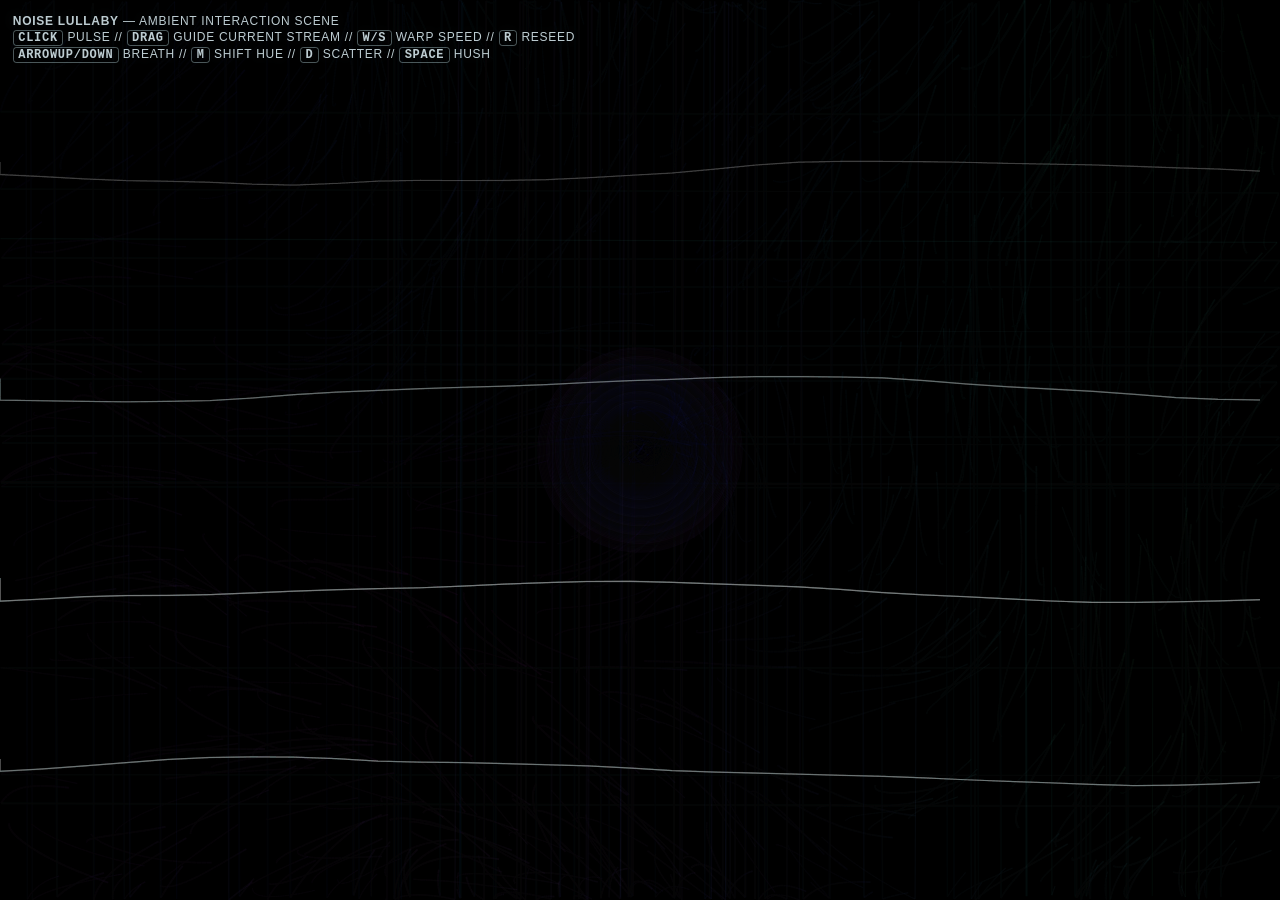
<file: noise-lullaby.html>
<!DOCTYPE html>
<html lang="en">
<head>
  <meta charset="UTF-8" />
  <meta name="viewport" content="width=device-width, initial-scale=1.0" />
  <title>Noise Lullaby</title>
  <style>
    :root {
      --ink: #e7f9ff;
      --bg: #04030a;
    }
    html, body {
      margin: 0;
      width: 100%;
      height: 100%;
      overflow: hidden;
      background: var(--bg);
      color: var(--ink);
      font-family: "Trebuchet MS", "Gill Sans", "Segoe UI", sans-serif;
    }
    body {
      touch-action: none;
    }
    #c {
      position: fixed;
      inset: 0;
      width: 100%;
      height: 100%;
      display: block;
      cursor: crosshair;
    }
    #hud {
      position: fixed;
      left: 0.8rem;
      top: 0.8rem;
      z-index: 10;
      font-size: 12px;
      letter-spacing: 0.06em;
      line-height: 1.35;
      text-transform: uppercase;
      color: rgba(231, 249, 255, 0.82);
      text-shadow: 0 0 14px rgba(200, 238, 255, 0.12);
      user-select: none;
      pointer-events: none;
    }
    #hud kbd {
      font-family: "Courier New", monospace;
      font-weight: 600;
      border: 1px solid rgba(214, 248, 255, 0.35);
      padding: 0 0.28rem;
      border-radius: 0.2rem;
    }
  </style>
</head>
<body>
  <canvas id="c"></canvas>
  <div id="hud">
    <div><strong>Noise Lullaby</strong> — ambient interaction scene</div>
    <div><kbd>click</kbd> pulse // <kbd>drag</kbd> guide current stream // <kbd>W/S</kbd> warp speed // <kbd>R</kbd> reseed</div>
    <div><kbd>ArrowUp/Down</kbd> breath // <kbd>M</kbd> shift hue // <kbd>D</kbd> scatter // <kbd>Space</kbd> hush</div>
  </div>
  <script>
    const canvas = document.getElementById('c');
    const ctx = canvas.getContext('2d');

    let w = 0;
    let h = 0;
    let dpr = Math.max(1, Math.min(2, window.devicePixelRatio || 1));
    const particles = [];
    const pulses = [];
    const COUNT = 700;
    const state = {
      seed: Math.random() * 666,
      speed: 0.9,
      attraction: 0.35,
      hueShift: 196,
      running: true,
      mode: 0,
      pulsePower: 0.25,
      jitter: 0.7
    };
    const pointer = {
      x: 0,
      y: 0,
      down: false
    };
    let t = 0;

    function resize() {
      w = innerWidth;
      h = innerHeight;
      canvas.width = Math.floor(w * dpr);
      canvas.height = Math.floor(h * dpr);
      canvas.style.width = `${w}px`;
      canvas.style.height = `${h}px`;
      ctx.setTransform(dpr, 0, 0, dpr, 0, 0);
      pointer.x = w * 0.5;
      pointer.y = h * 0.5;
    }

    function rand(a, b) {
      return Math.random() * (b - a) + a;
    }

    function seedParticles() {
      particles.length = 0;
      for (let i = 0; i < COUNT; i++) {
        particles.push({
          x: Math.random() * w,
          y: Math.random() * h,
          px: 0,
          py: 0,
          vx: rand(-0.6, 0.6),
          vy: rand(-0.6, 0.6),
          phase: Math.random() * Math.PI * 2,
          drift: rand(0.45, 1.25),
          age: Math.random() * 1000
        });
      }
    }

    function hash(x, y, k = state.seed) {
      const s = Math.sin(x * 12.9898 + y * 78.233 + k * 5.0) * 43758.5453123;
      return s - Math.floor(s);
    }

    function fade(t) {
      return t * t * (3 - 2 * t);
    }

    function noise(x, y) {
      const x0 = Math.floor(x);
      const y0 = Math.floor(y);
      const xf = x - x0;
      const yf = y - y0;
      const u = fade(xf);
      const v = fade(yf);
      const aa = hash(x0, y0);
      const ba = hash(x0 + 1, y0);
      const ab = hash(x0, y0 + 1);
      const bb = hash(x0 + 1, y0 + 1);
      const x1 = aa + (ba - aa) * u;
      const x2 = ab + (bb - ab) * u;
      return x1 + (x2 - x1) * v;
    }

    function fbm(x, y, oct = 5) {
      let amp = 1;
      let f = 1;
      let sum = 0;
      let norm = 0;
      for (let i = 0; i < oct; i++) {
        sum += noise(x * f, y * f) * amp;
        norm += amp;
        amp *= 0.5;
        f *= 2;
      }
      return sum / norm;
    }

    function addPulse(x, y, strong = 1) {
      for (let i = 0; i < 7; i++) {
        pulses.push({
          x,
          y,
          r: 8 + i * 16,
          life: 1,
          maxLife: 1,
          strength: strong * (1 - i * 0.08)
        });
      }
    }

    function stepPulse() {
      for (let i = pulses.length - 1; i >= 0; i--) {
        const p = pulses[i];
        p.life -= 0.008;
        p.r += 2.4;
        if (p.life <= 0 || p.strength < 0.02) {
          pulses.splice(i, 1);
        }
      }
    }

    function wrap(v, max) {
      if (v < 0) return v + max;
      if (v >= max) return v - max;
      return v;
    }

    function scatter() {
      particles.forEach((p) => {
        p.x = Math.random() * w;
        p.y = Math.random() * h;
        p.vx = rand(-1.2, 1.2);
        p.vy = rand(-1.2, 1.2);
      });
    }

    function paint(dt) {
      if (!state.running) return;

      t += dt * 0.08 * state.speed;
      const time = t * 0.001;
      const breath = 0.03 + Math.sin(time * 0.9) * 0.02;
      ctx.fillStyle = `rgba(4, 3, 10, ${0.06 + breath})`;
      ctx.fillRect(0, 0, w, h);
      stepPulse();

      const mx = pointer.x;
      const my = pointer.y;
      const active = pointer.down ? 1 : 0.35;

      // ambient field layer
      for (const p of particles) {
        p.age += dt;
        p.px = p.x;
        p.py = p.y;

        const nx = p.x * 0.0014 + 0.0009 * state.seed;
        const ny = p.y * 0.0014 + 0.001 * time * 0.8;
        const layerA = fbm(nx, ny + time * 0.12, 4);
        const layerB = fbm(nx + 3.1, ny + 14.8, 3);
        const layerC = fbm(nx + 11.4, ny - 24.3, 2);
        const angle = (layerA + layerB * 0.6 + layerC * 0.35 + state.mode * 0.12 + time * 0.03) * Math.PI * 2;
        const swirl = (Math.sin((nx - ny) * 6 + time * 1.2 + p.phase) * 0.35 + Math.cos(layerC * 6) * 0.25) * (state.speed + 0.3);

        let ax = Math.cos(angle) * 0.11 * state.speed;
        let ay = Math.sin(angle) * 0.11 * state.speed;
        ax += Math.cos(swirl + p.phase) * 0.03 * state.jitter;
        ay += Math.sin(swirl + p.phase) * 0.03 * state.jitter;

        const dx = mx - p.x;
        const dy = my - p.y;
        const dist2 = dx * dx + dy * dy + 0.01;
        const pull = Math.exp(-dist2 / (14000 + 2000 * state.attraction * state.attraction)) * state.attraction * 2.8 * active;
        ax += (dx * pull) / Math.sqrt(dist2);
        ay += (dy * pull) / Math.sqrt(dist2);

        for (let i = pulses.length - 1; i >= 0; i--) {
          const q = pulses[i];
          const tx = q.x - p.x;
          const ty = q.y - p.y;
          const d = Math.sqrt(tx * tx + ty * ty) + 0.1;
          const shell = 1 - Math.min(1, Math.abs(d - q.r) / 90);
          if (shell > 0.02) {
            const ring = (1 - q.life) * q.strength * shell * q.r * 0.0025 * active;
            ax += (tx / d) * ring;
            ay += (ty / d) * ring;
          }
        }

        p.vx = p.vx * 0.95 + ax;
        p.vy = p.vy * 0.95 + ay;
        p.x += p.vx * (1 + p.drift * 0.6) * (dt * 0.95);
        p.y += p.vy * (1 + p.drift * 0.6) * (dt * 0.95);

        p.x = wrap(p.x, w);
        p.y = wrap(p.y, h);

        const lifeTone = 0.33 + Math.min(1, p.age * 0.00015);
        const hue = (state.hueShift + (layerA - 0.5) * 220 + qHue(p.x, p.y, time) * 40) % 360;
        const sat = 72 + layerB * 28;
        const lum = 48 + layerC * 24 + breath * 100;
        ctx.beginPath();
        ctx.moveTo(p.px, p.py);
        ctx.lineTo(p.x, p.y);
        ctx.strokeStyle = `hsla(${hue}, ${sat}%, ${lum}%, ${0.1 * lifeTone})`;
        ctx.lineWidth = 0.6 + p.drift * 1.1;
        ctx.stroke();
      }

      for (let i = 0; i < pulses.length; i++) {
        const q = pulses[i];
        const alpha = q.life * 0.17 * state.pulsePower;
        ctx.beginPath();
        ctx.arc(q.x, q.y, Math.max(6, q.r * 0.55), 0, Math.PI * 2);
        const hue = (state.hueShift + 35 + i * 7) % 360;
        ctx.strokeStyle = `hsla(${hue}, 85%, 65%, ${alpha})`;
        ctx.lineWidth = 1.2 + 2 * alpha;
        ctx.stroke();
      }

      // sleepy horizon shimmer line
      for (let i = 0; i < 4; i++) {
        const y = h * (0.18 + i * 0.22) + Math.sin(time * 0.8 + i) * 22;
        const wave = Math.sin(time * 0.5 + i) * 0.12;
        ctx.beginPath();
        ctx.moveTo(0, y);
        for (let x = 0; x <= w; x += 42) {
          const wobble = fbm(x * 0.0025 + time * 0.17, i * 3 + time * 0.09, 3) * 24;
          ctx.lineTo(x, y + Math.sin((x * 0.004 + t * 0.009 + i) * (1.1 + wave)) * 9 + wobble);
        }
        ctx.strokeStyle = `rgba(240, 253, 255, ${0.03 + i * 0.012 + 0.025 * Math.sin(time + i)})`;
        ctx.lineWidth = 1.2;
        ctx.stroke();
      }

    }

    function qHue(x, y, time) {
      return fbm(x * 0.0008 + time * 0.11, y * 0.0008 - time * 0.03, 3);
    }

    let lastTick = performance.now();
    function loop(now) {
      const dt = Math.min(33, now - lastTick) / 16.666;
      lastTick = now;
      paint(dt);
      requestAnimationFrame(loop);
    }

    function init() {
      resize();
      seedParticles();
      addPulse(w * 0.5, h * 0.5, 0.2);
      requestAnimationFrame(loop);
    }

    window.addEventListener('resize', resize);
    window.addEventListener('mousemove', (e) => {
      pointer.x = e.clientX;
      pointer.y = e.clientY;
    });
    window.addEventListener('mouseenter', (e) => {
      pointer.x = e.clientX;
      pointer.y = e.clientY;
    });
    window.addEventListener('mousedown', (e) => {
      pointer.down = true;
      pointer.x = e.clientX;
      pointer.y = e.clientY;
      state.pulsePower = Math.min(1.5, state.pulsePower + 0.12);
      addPulse(pointer.x, pointer.y, 1.05);
    });
    window.addEventListener('mouseup', () => {
      pointer.down = false;
    });
    window.addEventListener('mouseleave', () => {
      pointer.down = false;
    });
    window.addEventListener('keydown', (e) => {
      if (e.code === 'Space') {
        state.running = !state.running;
        e.preventDefault();
      }
      if (e.code === 'KeyR') {
        state.seed = Math.random() * 1999;
        state.hueShift = Math.random() * 360;
        scatter();
      }
      if (e.code === 'KeyD') scatter();
      if (e.code === 'KeyM') {
        state.mode = (state.mode + 1) % 3;
        state.hueShift = (state.hueShift + 78) % 360;
      }
      if (e.code === 'KeyC') {
        ctx.clearRect(0, 0, w, h);
      }
      if (e.code === 'KeyW') {
        state.speed = Math.min(2.2, state.speed + 0.18);
      }
      if (e.code === 'KeyS') {
        state.speed = Math.max(0.25, state.speed - 0.16);
      }
      if (e.code === 'ArrowUp') {
        state.attraction = Math.min(1.5, state.attraction + 0.08);
      }
      if (e.code === 'ArrowDown') {
        state.attraction = Math.max(0.02, state.attraction - 0.08);
      }
      if (e.code === 'KeyP') {
        addPulse(Math.random() * w, Math.random() * h, 1.25);
      }
      if (e.code === 'KeyJ') {
        state.jitter = Math.min(1.7, state.jitter + 0.1);
      }
      if (e.code === 'KeyK') {
        state.jitter = Math.max(0.12, state.jitter - 0.1);
      }
    });

    window.addEventListener('wheel', (e) => {
      state.hueShift = (state.hueShift + e.deltaY * 0.08) % 360;
      if (state.hueShift < 0) state.hueShift += 360;
      e.preventDefault();
    }, { passive: false });

    // start
    init();
  </script>
</body>
</html>
</file>
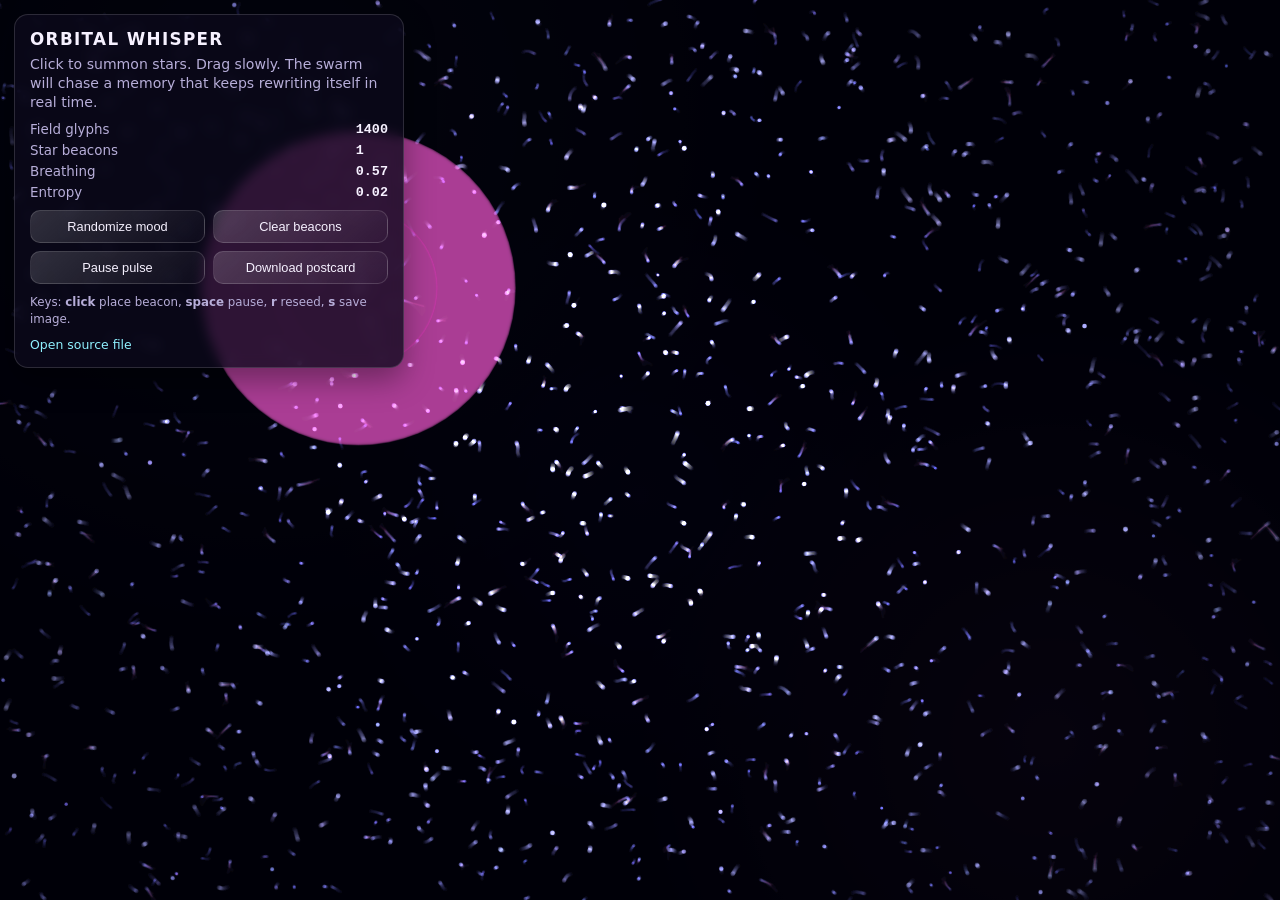
<file: orbital-whisper.html>
<!doctype html>
<html lang="en">
<head>
  <meta charset="UTF-8" />
  <meta name="viewport" content="width=device-width, initial-scale=1" />
  <title>Orbital Whisper — Moth Choir Lab</title>
  <meta name="description" content="A generative swarm field where clicks become stars and the page listens as moth-like particles orbit a rumor of gravity." />
  <style>
    :root {
      --bg: #04020d;
      --panel: rgba(12, 10, 28, 0.78);
      --line: rgba(255, 255, 255, 0.14);
      --ink: #f6f1ff;
      --muted: #b7aed9;
      --glow: #8ff0ff;
    }

    * { box-sizing: border-box; }
    html, body {
      margin: 0;
      width: 100%;
      height: 100%;
      overflow: hidden;
      background: radial-gradient(circle at 20% 12%, rgba(143, 240, 255, 0.12), transparent 40%),
        radial-gradient(circle at 82% 82%, rgba(255, 126, 214, 0.16), transparent 32%),
        radial-gradient(circle at 50% 55%, rgba(86, 60, 255, 0.12), transparent 38%),
        var(--bg);
      color: var(--ink);
      font-family: "Trebuchet MS", "DejaVu Sans", "Segoe UI", sans-serif;
    }

    canvas {
      position: fixed;
      inset: 0;
      width: 100%;
      height: 100%;
      display: block;
    }

    .hud {
      position: fixed;
      left: 14px;
      top: 14px;
      width: min(390px, calc(100vw - 28px));
      padding: 14px 15px;
      border-radius: 14px;
      background: var(--panel);
      border: 1px solid var(--line);
      backdrop-filter: blur(6px);
      z-index: 3;
      box-shadow: 0 12px 30px rgba(0, 0, 0, 0.36);
    }

    h1 {
      margin: 0 0 6px;
      text-transform: uppercase;
      letter-spacing: 0.08em;
      font-size: 1.05rem;
    }

    p {
      margin: 0;
      color: var(--muted);
      line-height: 1.35;
      font-size: 0.88rem;
    }

    .grid {
      margin-top: 10px;
      display: grid;
      grid-template-columns: 1fr auto;
      gap: 6px 10px;
      font-size: 0.84rem;
      color: var(--muted);
    }

    .value {
      color: var(--ink);
      font-variant-numeric: tabular-nums;
      font-family: "Courier New", monospace;
      font-weight: bold;
    }

    .controls {
      margin-top: 10px;
      display: grid;
      grid-template-columns: repeat(2, minmax(0, 1fr));
      gap: 8px;
    }

    button {
      appearance: none;
      border: 1px solid var(--line);
      background: linear-gradient(140deg, rgba(255, 255, 255, 0.16), rgba(255, 255, 255, 0.02));
      color: var(--ink);
      padding: 8px 10px;
      border-radius: 10px;
      cursor: pointer;
      font-size: 0.8rem;
    }

    button:hover { border-color: rgba(255, 255, 255, 0.32); }
    button.active { box-shadow: 0 0 0 1px rgba(143, 240, 255, 0.35) inset; border-color: rgba(143, 240, 255, 0.75); }
    .hint { margin-top: 10px; color: var(--muted); font-size: 0.74rem; line-height: 1.45; }

    .source-link {
      display: inline-flex;
      margin-top: 9px;
      color: var(--glow);
      text-decoration: none;
      font-size: 0.78rem;
    }

    .source-link:hover { text-decoration: underline; }

    @media (max-width: 620px) {
      .hud { width: calc(100vw - 16px); left: 8px; top: 8px; }
      .controls { grid-template-columns: 1fr; }
    }
  </style>
</head>
<body>
  <canvas id="sky" aria-hidden="true"></canvas>

  <aside class="hud" aria-label="Orbital whisper controls">
    <h1>Orbital Whisper</h1>
    <p>Click to summon stars. Drag slowly. The swarm will chase a memory that keeps rewriting itself in real time.</p>

    <div class="grid">
      <span>Field glyphs</span><span class="value" id="glyphCount">0</span>
      <span>Star beacons</span><span class="value" id="beaconCount">0</span>
      <span>Breathing</span><span class="value" id="breath">0.00</span>
      <span>Entropy</span><span class="value" id="entropy">0.00</span>
    </div>

    <div class="controls">
      <button id="shuffle">Randomize mood</button>
      <button id="clear">Clear beacons</button>
      <button id="pause">Pause pulse</button>
      <button id="download">Download postcard</button>
    </div>

    <p class="hint">Keys: <strong>click</strong> place beacon, <strong>space</strong> pause, <strong>r</strong> reseed, <strong>s</strong> save image.</p>
    <a class="source-link" href="https://github.com/garytalbot/moth-choir/blob/main/orbital-whisper.html" target="_blank" rel="noopener noreferrer">Open source file</a>
  </aside>

  <script>
    const canvas = document.getElementById('sky');
    const ctx = canvas.getContext('2d');

    const glyphCountEl = document.getElementById('glyphCount');
    const beaconCountEl = document.getElementById('beaconCount');
    const breathEl = document.getElementById('breath');
    const entropyEl = document.getElementById('entropy');

    const glyphTarget = 1400;
    const glyphs = [];
    const beacons = [];
    const pointer = { x: innerWidth / 2, y: innerHeight / 2, down: false };

    const params = {
      t: 0,
      running: true,
      drift: 0.45,
      attractStrength: 0.0018,
      repulse: 0.00035,
      seed: cryptoRandomSeed(),
      orbitScale: 0.001,
      lifeScale: 1,
      entropy: 0.17,
      paused: false
    };

    const ui = {
      glyphCount: glyphCountEl,
      beaconCount: beaconCountEl,
      breath: breathEl,
      entropy: entropyEl,
      shuffle: document.getElementById('shuffle'),
      clear: document.getElementById('clear'),
      pause: document.getElementById('pause'),
      download: document.getElementById('download')
    };

    let w = 0;
    let h = 0;
    let dpr = 1;

    function cryptoRandomSeed() {
      const hash = window.location.search.match(/seed=([0-9]+)/);
      if (hash) return Math.abs(parseInt(hash[1], 10) % 2147483647) || 1;
      return Math.floor(Math.random() * 2147483647);
    }

    function mulberry32(a) {
      return function() {
        a |= 0;
        a = (a + 0x6d2b79f5) | 0;
        let t = Math.imul(a ^ (a >>> 15), 1 | a);
        t = (t + Math.imul(t ^ (t >>> 7), 61 | t)) ^ t;
        return ((t ^ (t >>> 14)) >>> 0) / 4294967296;
      };
    }

    function resize() {
      w = innerWidth;
      h = innerHeight;
      dpr = devicePixelRatio || 1;
      canvas.width = w * dpr;
      canvas.height = h * dpr;
      canvas.style.width = w + 'px';
      canvas.style.height = h + 'px';
      ctx.setTransform(dpr, 0, 0, dpr, 0, 0);
      if (glyphs.length === 0) spawnGlyphs();
    }

    function rand(seedFn) {
      return seedFn() * 2 - 1;
    }

    function spawnGlyphs() {
      const random = mulberry32(params.seed);
      glyphs.length = 0;
      for (let i = 0; i < glyphTarget; i++) {
        glyphs.push({
          x: Math.random() * w,
          y: Math.random() * h,
          vx: rand(random) * 0.4,
          vy: rand(random) * 0.4,
          hue: 220 + Math.floor(Math.abs(rand(random)) * 90),
          drift: 0.4 + random() * 1.0,
          age: random() * 1000,
          phase: random() * Math.PI * 2,
          orbit: 0.6 + random() * 0.9
        });
      }
      glyphCountEl.textContent = glyphs.length.toString();
    }

    function addBeacon(x, y) {
      beacons.push({ x, y, age: 0, radius: 48, pulse: 0.15 + Math.random() * 0.45, hue: 220 + Math.random() * 100 });
      beaconCountEl.textContent = beacons.length.toString();
    }

    function noiseField(x, y, t, phase) {
      const a = Math.sin((x * params.orbitScale) + t * params.drift + phase);
      const b = Math.cos((y * params.orbitScale * 0.93) - t * 0.7 + phase * 1.1);
      const c = Math.sin((x + y) * params.orbitScale * 0.4 + t * 0.9 + phase * 0.7);
      const d = Math.cos((x - y) * params.orbitScale * 0.6 - t * 0.4 + phase);
      const f = (a + b + c + d) * 0.25;
      return f * 1.6;
    }

    function updateGlyph(g, index, dt) {
      const t = params.t;
      const px = g.x - pointer.x;
      const py = g.y - pointer.y;
      const cursorPull = Math.exp(-(px * px + py * py) / 120000);

      const driftField = noiseField(g.x, g.y, t, g.phase) * g.drift;
      g.vx += Math.cos(driftField * Math.PI * 1.3 + g.orbit) * 0.05 * dt;
      g.vy += Math.sin(driftField * Math.PI * 1.3 + g.phase * 0.15) * 0.05 * dt;
      g.vx += (px / (Math.hypot(px, py) + 1)) * cursorPull * params.repulse;
      g.vy += (py / (Math.hypot(px, py) + 1)) * cursorPull * params.repulse;

      let fx = 0;
      let fy = 0;
      let total = 0;
      for (let i = 0; i < beacons.length; i++) {
        const b = beacons[i];
        const dx = b.x - g.x;
        const dy = b.y - g.y;
        const dist2 = dx * dx + dy * dy + 120;
        const w = b.pulse / dist2;
        fx += (dx * w) * 1600;
        fy += (dy * w) * 1600;
        total += w;
      }

      if (total > 0) {
        fx /= Math.max(1, beacons.length);
        fy /= Math.max(1, beacons.length);
        g.vx += fx * params.attractStrength * dt;
        g.vy += fy * params.attractStrength * dt;
      }

      g.vx *= 0.99;
      g.vy *= 0.99;
      g.x += g.vx * params.lifeScale * dt;
      g.y += g.vy * params.lifeScale * dt;

      if (g.x < -20) g.x = w + 20;
      if (g.x > w + 20) g.x = -20;
      if (g.y < -20) g.y = h + 20;
      if (g.y > h + 20) g.y = -20;

      g.age += dt * 0.001;
      if (g.age > 9999 && Math.random() < 0.01) {
        g.x = Math.random() * w;
        g.y = Math.random() * h;
        g.age = 0;
      }

      const breathe = 0.65 + Math.sin((t + g.phase) * 0.01) * 0.35;
      const base = 0.25 + cursorPull * 0.9;
      ctx.strokeStyle = `hsla(${220 + g.hue * 0.08}, 85%, ${40 + g.orbit * 20}%, ${base * 0.3})`;
      ctx.fillStyle = `hsla(${220 + g.hue * 0.08}, 90%, ${58 + g.orbit * 18}%, ${base * 0.22})`;
      const s = 0.8 + g.orbit * 1.7;
      ctx.beginPath();
      ctx.arc(g.x, g.y, s * breathe, 0, Math.PI * 2);
      ctx.fill();

      if (index % 7 === 0) {
        ctx.strokeStyle = `hsla(${300 + g.hue * 0.12}, 80%, 65%, ${0.03 + 0.01 * cursorPull})`;
        ctx.beginPath();
        ctx.moveTo(g.x, g.y);
        ctx.lineTo(g.x - g.vx * 20, g.y - g.vy * 20);
        ctx.stroke();
      }
    }

    function drawBeacons() {
      for (let i = 0; i < beacons.length; i++) {
        const b = beacons[i];
        b.age += 0.008;
        b.pulse = 0.6 + Math.sin(b.age + i) * 0.3;

        const size = b.radius * (0.9 + b.pulse * 0.9);
        const glow = `hsla(${b.hue}, 85%, 65%, ${0.24 * b.pulse})`;
        const core = `hsla(${b.hue}, 92%, 78%, ${0.85})`;
        const ring = `hsla(${b.hue}, 78%, 56%, 0.12)`;

        ctx.fillStyle = glow;
        ctx.beginPath();
        ctx.arc(b.x, b.y, size * 2.2, 0, Math.PI * 2);
        ctx.fill();
        ctx.strokeStyle = ring;
        ctx.lineWidth = 1.2;
        ctx.beginPath();
        ctx.arc(b.x, b.y, size * 1.1, 0, Math.PI * 2);
        ctx.stroke();
        ctx.fillStyle = core;
        ctx.beginPath();
        ctx.arc(b.x, b.y, 2.8, 0, Math.PI * 2);
        ctx.fill();
      }
    }

    function render() {
      params.t += params.paused ? 0 : 1;
      if (!params.running) return;

      ctx.globalCompositeOperation = 'source-over';
      ctx.fillStyle = 'rgba(4,2,13,0.08)';
      ctx.fillRect(0, 0, w, h);

      const breath = (Math.sin(params.t * 0.006) + 1) * 0.5;
      const entropy = Math.sin(params.t * 0.002 + 3.2) * 0.35 + params.entropy;
      breathEl.textContent = breath.toFixed(2);
      entropyEl.textContent = Math.abs(entropy).toFixed(2);
      params.entropy = Math.abs(entropy);

      drawBeacons();
      ctx.globalCompositeOperation = 'lighter';
      const dt = 1;
      for (let i = 0; i < glyphs.length; i++) {
        updateGlyph(glyphs[i], i, dt);
      }

      requestAnimationFrame(render);
    }

    function reseed() {
      params.seed = Math.floor(Math.random() * 2147483647);
      params.t = 0;
      params.lifeScale = 0.8 + Math.random() * 0.7;
      params.attractStrength = 0.0012 + Math.random() * 0.0011;
      params.drift = 0.35 + Math.random() * 0.35;
      params.repulse = 0.00025 + Math.random() * 0.0003;
      spawnGlyphs();
      beacons.length = 0;
      beaconCountEl.textContent = '0';
      history.replaceState({}, '', `${location.pathname}?seed=${params.seed}`);
    }

    function savePostcard() {
      const img = canvas.toDataURL('image/png');
      const anchor = document.createElement('a');
      anchor.href = img;
      anchor.download = `orbital-whisper-${Date.now()}.png`;
      anchor.click();
    }

    function init() {
      addEventListener('resize', resize);
      canvas.addEventListener('click', (event) => {
        addBeacon(event.clientX, event.clientY);
      });
      canvas.addEventListener('pointermove', (event) => {
        pointer.x = event.clientX;
        pointer.y = event.clientY;
      });
      addEventListener('keydown', (event) => {
        if (event.code === 'Space') {
          params.paused = !params.paused;
          event.preventDefault();
          ui.pause.textContent = params.paused ? 'Resume pulse' : 'Pause pulse';
          ui.pause.classList.toggle('active', params.paused);
          return;
        }
        if (event.key.toLowerCase() === 'r') {
          reseed();
        }
        if (event.key.toLowerCase() === 's') {
          savePostcard();
        }
        if (event.key.toLowerCase() === 'c') {
          beacons.length = 0;
          beaconCountEl.textContent = '0';
        }
      });

      ui.shuffle.addEventListener('click', reseed);
      ui.clear.addEventListener('click', () => {
        beacons.length = 0;
        beaconCountEl.textContent = '0';
      });
      ui.pause.addEventListener('click', () => {
        params.paused = !params.paused;
        ui.pause.textContent = params.paused ? 'Resume pulse' : 'Pause pulse';
        ui.pause.classList.toggle('active', params.paused);
      });
      ui.download.addEventListener('click', savePostcard);

      resize();
      spawnGlyphs();
      addBeacon(w * 0.28, h * 0.32);
      requestAnimationFrame(render);
    }

    init();
  </script>
</body>
</html>
</file>
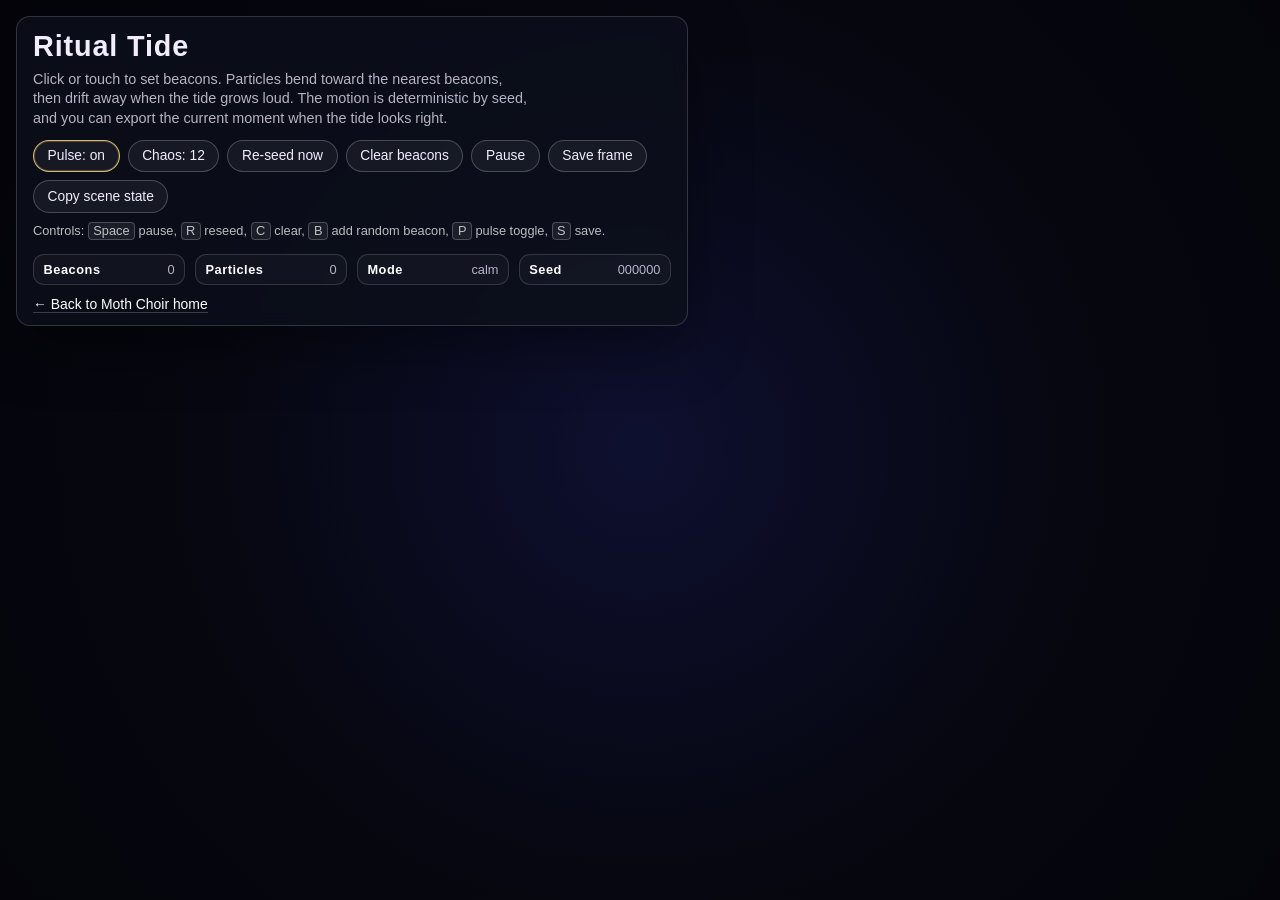
<file: ritual-tide.html>
<!doctype html>
<html lang="en">
<head>
  <meta charset="UTF-8">
  <meta name="viewport" content="width=device-width, initial-scale=1">
  <title>Ritual Tide</title>
  <meta name="description" content="Ritual Tide is a self-contained generative sketch where cursor-beacons bend particle storms into strange tides of light.">
  <meta name="theme-color" content="#070814">
  <meta name="robots" content="index,follow">
  <meta property="og:type" content="website">
  <meta property="og:title" content="Ritual Tide">
  <meta property="og:description" content="A generative tide where particles orbit, drift, and pulse around attractor beacons.">
  <meta property="og:url" content="https://garytalbot.github.io/moth-choir/ritual-tide.html">
  <meta property="og:image" content="https://garytalbot.github.io/moth-choir/assets/social-card.svg">
  <meta name="twitter:card" content="summary_large_image">
  <meta name="twitter:title" content="Ritual Tide">
  <meta name="twitter:description" content="A generative tide where particles orbit, drift, and pulse around attractor beacons.">
  <meta name="twitter:image" content="https://garytalbot.github.io/moth-choir/assets/social-card.svg">
  <style>
    :root {
      --ink: #f3ecff;
      --muted: rgba(243, 236, 255, 0.74);
      --panel: rgba(12, 15, 27, 0.88);
      --line: rgba(197, 179, 255, 0.35);
      --glow: rgba(251, 214, 124, 0.65);
    }

    * { box-sizing: border-box; }
    html, body {
      margin: 0;
      width: 100%;
      min-height: 100%;
      background: radial-gradient(circle at 50% 50%, #0e1030 0%, #060710 55%, #04040a 100%);
      color: var(--ink);
      overflow: hidden;
      font-family: ui-sans-serif, -apple-system, BlinkMacSystemFont, 'Segoe UI', sans-serif;
    }

    canvas {
      position: fixed;
      inset: 0;
      width: 100%;
      height: 100%;
      image-rendering: pixelated;
      display: block;
      filter: contrast(115%) saturate(115%);
    }

    .hud {
      position: fixed;
      left: 1rem;
      top: 1rem;
      right: 1rem;
      width: min(42rem, calc(100vw - 2rem));
      z-index: 3;
      border: 1px solid rgba(255,255,255,0.16);
      border-radius: 14px;
      padding: .8rem 1rem;
      background: var(--panel);
      backdrop-filter: blur(10px);
      box-shadow: 0 20px 60px rgba(0,0,0,.4);
    }

    .hud h1 {
      margin: 0;
      font-size: clamp(1.2rem, 3vw, 1.8rem);
      letter-spacing: 0.03em;
      text-wrap: balance;
    }

    .hud p {
      margin: .45rem 0 0;
      max-width: 62ch;
      color: var(--muted);
      font-size: .9rem;
      line-height: 1.35;
    }

    .buttons {
      display: flex;
      flex-wrap: wrap;
      gap: .5rem;
      margin-top: .72rem;
    }

    button {
      border: 1px solid rgba(255,255,255,0.22);
      background: rgba(255,255,255,0.05);
      color: var(--ink);
      border-radius: 999px;
      padding: .48rem .85rem;
      font-size: .86rem;
      cursor: pointer;
      transition: transform .16s ease, border-color .2s;
    }

    button:hover { transform: translateY(-1px); }
    button.active { border-color: rgba(251,214,124,.85); box-shadow: 0 0 0 1px rgba(251,214,124,.24) inset; }

    .stats {
      margin-top: .85rem;
      display: grid;
      grid-template-columns: repeat(4, minmax(0, 1fr));
      gap: .6rem;
      font-size: .8rem;
    }

    .chip {
      border: 1px solid rgba(255,255,255,0.14);
      border-radius: 11px;
      padding: .45rem .6rem;
      background: rgba(255,255,255,0.03);
      display: flex;
      justify-content: space-between;
      gap: .5rem;
      color: var(--muted);
    }

    .chip strong {
      color: #fff;
      font-weight: 650;
      letter-spacing: .04em;
    }

    .home {
      margin-top: .65rem;
      display: inline-block;
      color: #fff;
      text-decoration: none;
      border-bottom: 1px solid rgba(255,255,255,0.2);
      font-size: .87rem;
    }

    .legend { margin-top: .62rem; color: rgba(255,255,255,0.72); font-size: .8rem; line-height: 1.4; }
    .legend kbd { font: inherit; padding: .02rem .28rem; border-radius: .24rem; border: 1px solid rgba(255,255,255,0.22); background: rgba(255,255,255,0.07); }

    @media (max-width: 700px) {
      .stats { grid-template-columns: repeat(2, minmax(0,1fr)); }
      .hud {
        border-radius: 12px;
      }
    }
  </style>
</head>
<body>
  <canvas id="field"></canvas>

  <div class="hud">
    <h1>Ritual Tide</h1>
    <p>
      Click or touch to set beacons. Particles bend toward the nearest beacons, then drift away when the tide grows loud.
      The motion is deterministic by seed, and you can export the current moment when the tide looks right.
    </p>

    <div class="buttons" role="group" aria-label="Controls">
      <button id="togglePulse" class="active" aria-pressed="true">Pulse: on</button>
      <button id="toggleChaos">Chaos: 12</button>
      <button id="randomize">Re-seed now</button>
      <button id="clear">Clear beacons</button>
      <button id="pause">Pause</button>
      <button id="save">Save frame</button>
      <button id="copy">Copy scene state</button>
    </div>

    <div class="legend">
      Controls: <kbd>Space</kbd> pause, <kbd>R</kbd> reseed, <kbd>C</kbd> clear, <kbd>B</kbd> add random beacon,
      <kbd>P</kbd> pulse toggle, <kbd>S</kbd> save.
    </div>

    <div class="stats" aria-live="polite">
      <div class="chip"><strong>Beacons</strong><span id="beaconCount">0</span></div>
      <div class="chip"><strong>Particles</strong><span id="particleCount">0</span></div>
      <div class="chip"><strong>Mode</strong><span id="modeLabel">calm</span></div>
      <div class="chip"><strong>Seed</strong><span id="seedLabel">000000</span></div>
    </div>

    <a href="./" class="home">← Back to Moth Choir home</a>
  </div>

  <script>
    const canvas = document.getElementById('field');
    const ctx = canvas.getContext('2d');

    const beaconCountEl = document.getElementById('beaconCount');
    const particleCountEl = document.getElementById('particleCount');
    const modeLabelEl = document.getElementById('modeLabel');
    const seedLabelEl = document.getElementById('seedLabel');
    const togglePulse = document.getElementById('togglePulse');
    const toggleChaos = document.getElementById('toggleChaos');
    const randomizeBtn = document.getElementById('randomize');
    const clearBtn = document.getElementById('clear');
    const pauseBtn = document.getElementById('pause');
    const saveBtn = document.getElementById('save');
    const copyBtn = document.getElementById('copy');

    let w = 0;
    let h = 0;
    let frame = 0;
    let paused = false;
    let pulse = true;
    let chaos = 12;
    let dpr = Math.min(2, window.devicePixelRatio || 1);

    const particles = [];
    const beacons = [];
    const pointer = {x: 0, y: 0};

    let seed = Math.floor(Math.random() * 0xffffff);

    const MAX_PARTICLES = 900;
    const TWO_PI = Math.PI * 2;

    function mulberry32(a) {
      return function() {
        a |= 0;
        a = a + 0x6D2B79F5 | 0;
        let t = Math.imul(a ^ a >>> 15, 1 | a);
        t = t + Math.imul(t ^ t >>> 7, 61 | t) ^ t;
        return ((t ^ t >>> 14) >>> 0) / 4294967296;
      };
    }

    let rand = mulberry32(seed);

    function reseed(nextSeed) {
      if (Number.isInteger(nextSeed)) {
        seed = (nextSeed >>> 0);
      } else {
        seed = (Math.floor(Math.random() * 0xffffff) >>> 0);
      }
      rand = mulberry32(seed);
      seedLabelEl.textContent = seed.toString(16).toUpperCase().padStart(6, '0');
    }

    function resize() {
      w = window.innerWidth;
      h = window.innerHeight;
      canvas.width = Math.floor(w * dpr);
      canvas.height = Math.floor(h * dpr);
      ctx.setTransform(dpr, 0, dpr, 0, 0);
    }

    function makeParticle() {
      const sx = rand() * w;
      const sy = rand() * h;
      const a = rand() * TWO_PI;
      const sp = 0.3 + rand() * 1.3;
      return {
        x: sx,
        y: sy,
        vx: Math.cos(a) * sp,
        vy: Math.sin(a) * sp,
        age: 0,
        life: 360 + rand() * 760,
        hue: 40 + rand() * 140,
      };
    }

    function seedBeacon(x, y) {
      beacons.push({
        x,
        y,
        strength: 0.65 + rand() * 0.8,
        phase: rand() * TWO_PI,
        radius: 28 + rand() * 44,
        lastSpawn: Math.floor(rand() * 90),
      });

      const count = Math.max(8, Math.round(chaos));
      for (let i = 0; i < count; i++) {
        if (particles.length < MAX_PARTICLES) particles.push(makeParticle());
      }
      beaconCountEl.textContent = beacons.length;
      particleCountEl.textContent = particles.length;
    }

    function addRandomBeacon() {
      seedBeacon(rand() * w, rand() * h);
    }

    function nearestBeacon(x, y) {
      if (!beacons.length) return null;
      let best = null;
      let bestD = Infinity;

      for (const b of beacons) {
        const dx = b.x - x;
        const dy = b.y - y;
        const d = dx * dx + dy * dy;
        if (d < bestD) {
          bestD = d;
          best = b;
        }
      }
      return {b: best, dist2: bestD};
    }

    function step() {
      if (paused) return;
      frame += 1;

      ctx.fillStyle = 'rgba(4, 5, 10, 0.24)';
      ctx.fillRect(0, 0, w, h);

      // subtle grid of faint stars
      ctx.fillStyle = 'rgba(255,255,255,0.04)';
      for (let i = 0; i < 80; i++) {
        const t = (i + frame * 0.002) % 101;
        if (t < 1) {
          ctx.fillRect((i * 73.1) % w, (i * 41.3) % h, 1.3, 1.3);
        }
      }

      // Beacons glow and orbit
      for (let i = 0; i < beacons.length; i++) {
        const b = beacons[i];
        b.phase += 0.003 + rand() * 0.002;
        b.lastSpawn += 1;

        const wave = Math.sin(frame * 0.012 + b.phase) * 0.3 + 1;
        const alpha = Math.max(0.16, Math.min(0.9, b.strength * 0.35 * wave));
        const grad = ctx.createRadialGradient(b.x, b.y, 6, b.x, b.y, b.radius * 2);
        grad.addColorStop(0, `rgba(255, 232, 167, ${alpha})`);
        grad.addColorStop(1, 'rgba(255, 232, 167, 0)');
        ctx.beginPath();
        ctx.fillStyle = grad;
        ctx.arc(b.x, b.y, b.radius * 2, 0, TWO_PI);
        ctx.fill();
      }

      // update particles
      for (let i = particles.length - 1; i >= 0; i--) {
        const p = particles[i];

        const near = nearestBeacon(p.x, p.y);
        if (near && near.b) {
          const b = near.b;
          const dx = b.x - p.x;
          const dy = b.y - p.y;
          const dist = Math.max(12, Math.sqrt(near.dist2));
          const pull = b.strength * 0.008;

          p.vx += (dx / dist) * pull;
          p.vy += (dy / dist) * pull;
        }

        const swirl = Math.sin((p.x + p.y) * 0.003 + frame * 0.003) * 0.006;
        const cx = (p.y - h * 0.5) / Math.max(h, 1);
        const cy = (p.x - w * 0.5) / Math.max(w, 1);
        p.vx += (-cy) * swirl;
        p.vy += cx * swirl;

        const pointerAttract = 0.00045;
        const pdx = pointer.x - p.x;
        const pdy = pointer.y - p.y;
        p.vx += pdx * pointerAttract * (pulse ? 0.75 : 0.35);
        p.vy += pdy * pointerAttract * (pulse ? 0.75 : 0.35);

        const jitter = chaos * 0.00003;
        p.vx += (rand() - 0.5) * jitter;
        p.vy += (rand() - 0.5) * jitter;

        const speed = Math.hypot(p.vx, p.vy) || 0.0001;
        if (speed > 2.2) {
          p.vx = (p.vx / speed) * 2.2;
          p.vy = (p.vy / speed) * 2.2;
        }

        p.x += p.vx;
        p.y += p.vy;
        p.age += 1;

        const fade = Math.min(1, p.age / p.life);
        const alpha = 1 - fade;
        const hBase = p.hue + (pulse ? 8 : 0);
        ctx.beginPath();
        ctx.fillStyle = `hsla(${(hBase + (pulse ? (dist(p.x, p.y, pointer.x, pointer.y) * 0.02) : 0)) % 360}, 85%, 65%, ${Math.max(0.03, alpha)})`;
        ctx.arc(p.x, p.y, 1 + (1 - fade) * 1.4, 0, TWO_PI);
        ctx.fill();

        if (p.x < -12 || p.x > w + 12 || p.y < -12 || p.y > h + 12 || p.age > p.life) {
          particles.splice(i, 1);
          continue;
        }

        if (near && near.b && pulse) {
          const d = Math.sqrt(near.dist2);
          if (d < near.b.radius && rand() < 0.04) {
            p.vx += (rand() - 0.5) * 1.4;
            p.vy += (rand() - 0.5) * 1.4;
          }
        }
      }

      if (beacons.length === 0 && particles.length === 0) {
        if (frame % 120 === 0) addRandomBeacon();
      }

      while (particles.length < 260) particles.push(makeParticle());

      particleCountEl.textContent = particles.length;
      modeLabelEl.textContent = pulse ? 'pulse' : 'drift';

      // occasional random drift
      if (frame % 280 === 0 && beacons.length > 2 && particles.length > 50) {
        for (let i = 0; i < 3; i++) addRandomBeacon();
      }
    }

    function dist(ax, ay, bx, by) {
      const dx = ax - bx;
      const dy = ay - by;
      return Math.sqrt(dx * dx + dy * dy);
    }

    function render() {
      step();
      requestAnimationFrame(render);
    }

    function copyState() {
      const state = {
        seed,
        chaos,
        pulse,
        beacons: beacons.map((b) => ({ x: Math.round(b.x), y: Math.round(b.y), strength: +b.strength.toFixed(3), radius: Math.round(b.radius) }))
      };
      const encoded = btoa(unescape(encodeURIComponent(JSON.stringify(state))));
      const url = `${location.pathname}?state=${encoded}`;
      navigator.clipboard?.writeText(`${location.origin}/${url}`);
      copyBtn.textContent = 'State copied';
      setTimeout(() => { copyBtn.textContent = 'Copy scene state'; }, 1500);
    }

    function loadStateFromHashish() {
      const params = new URLSearchParams(location.search);
      const state = params.get('state');
      if (!state) return;
      try {
        const parsed = JSON.parse(decodeURIComponent(escape(atob(state))));
        reseed(parsed.seed || 1);
        chaos = parsed.chaos || chaos;
        if (typeof parsed.pulse === 'boolean') pulse = parsed.pulse;
        if (Array.isArray(parsed.beacons) && parsed.beacons.length) {
          for (const raw of parsed.beacons) {
            beacons.push({
              x: raw.x, y: raw.y,
              strength: raw.strength || 0.8,
              phase: rand() * TWO_PI,
              radius: raw.radius || 40,
              lastSpawn: 0,
            });
          }
        }
        for (let i = 0; i < 500; i++) particles.push(makeParticle());
        updateButtons();
      } catch (_e) {
        // ignore malformed links
      }
    }

    function updateButtons() {
      beaconCountEl.textContent = beacons.length;
      particleCountEl.textContent = particles.length;
      seedLabelEl.textContent = seed.toString(16).toUpperCase().padStart(6, '0');
      modeLabelEl.textContent = pulse ? 'pulse' : 'drift';
      togglePulse.className = pulse ? 'active' : '';
      togglePulse.textContent = pulse ? 'Pulse: on' : 'Pulse: off';
      toggleChaos.textContent = `Chaos: ${Math.round(chaos)}`;
      pauseBtn.textContent = paused ? 'Resume' : 'Pause';
    }

    togglePulse.addEventListener('click', () => {
      pulse = !pulse;
      updateButtons();
    });

    toggleChaos.addEventListener('click', () => {
      chaos += 4;
      if (chaos > 32) chaos = 4;
      if (chaos < 4) chaos = 4;
      updateButtons();
    });

    randomizeBtn.addEventListener('click', () => {
      reseed();
      beacons.length = 0;
      particles.length = 0;
      for (let i = 0; i < 260; i++) particles.push(makeParticle());
      updateButtons();
    });

    clearBtn.addEventListener('click', () => {
      beacons.length = 0;
      particles.length = 0;
      updateButtons();
    });

    pauseBtn.addEventListener('click', () => {
      paused = !paused;
      updateButtons();
      if (!paused) render();
    });

    saveBtn.addEventListener('click', () => {
      const a = document.createElement('a');
      a.download = `ritual-tide-${Date.now()}.png`;
      a.href = canvas.toDataURL('image/png');
      a.click();
    });

    copyBtn.addEventListener('click', copyState);

    window.addEventListener('pointerdown', (e) => {
      pointer.x = e.clientX;
      pointer.y = e.clientY;
      seedBeacon(e.clientX, e.clientY);
    });

    window.addEventListener('pointermove', (e) => {
      pointer.x = e.clientX;
      pointer.y = e.clientY;
    });

    window.addEventListener('keydown', (e) => {
      if (e.target && ['INPUT','TEXTAREA'].includes(e.target.tagName)) return;
      if (e.code === 'Space') {
        paused = !paused;
        updateButtons();
        if (!paused) render();
      }
      if (e.key.toLowerCase() === 'r') randomizeBtn.click();
      if (e.key.toLowerCase() === 'c') clearBtn.click();
      if (e.key.toLowerCase() === 'b') addRandomBeacon();
      if (e.key.toLowerCase() === 'p') togglePulse.click();
      if (e.key.toLowerCase() === 's') saveBtn.click();
    });

    function init() {
      resize();
      reseed(seed);
      for (let i = 0; i < 6; i++) addRandomBeacon();
      for (let i = 0; i < 260; i++) particles.push(makeParticle());
      loadStateFromHashish();
      updateButtons();
      requestAnimationFrame(render);
    }

    window.addEventListener('resize', resize);
    init();

  </script>
</body>
</html>
</file>
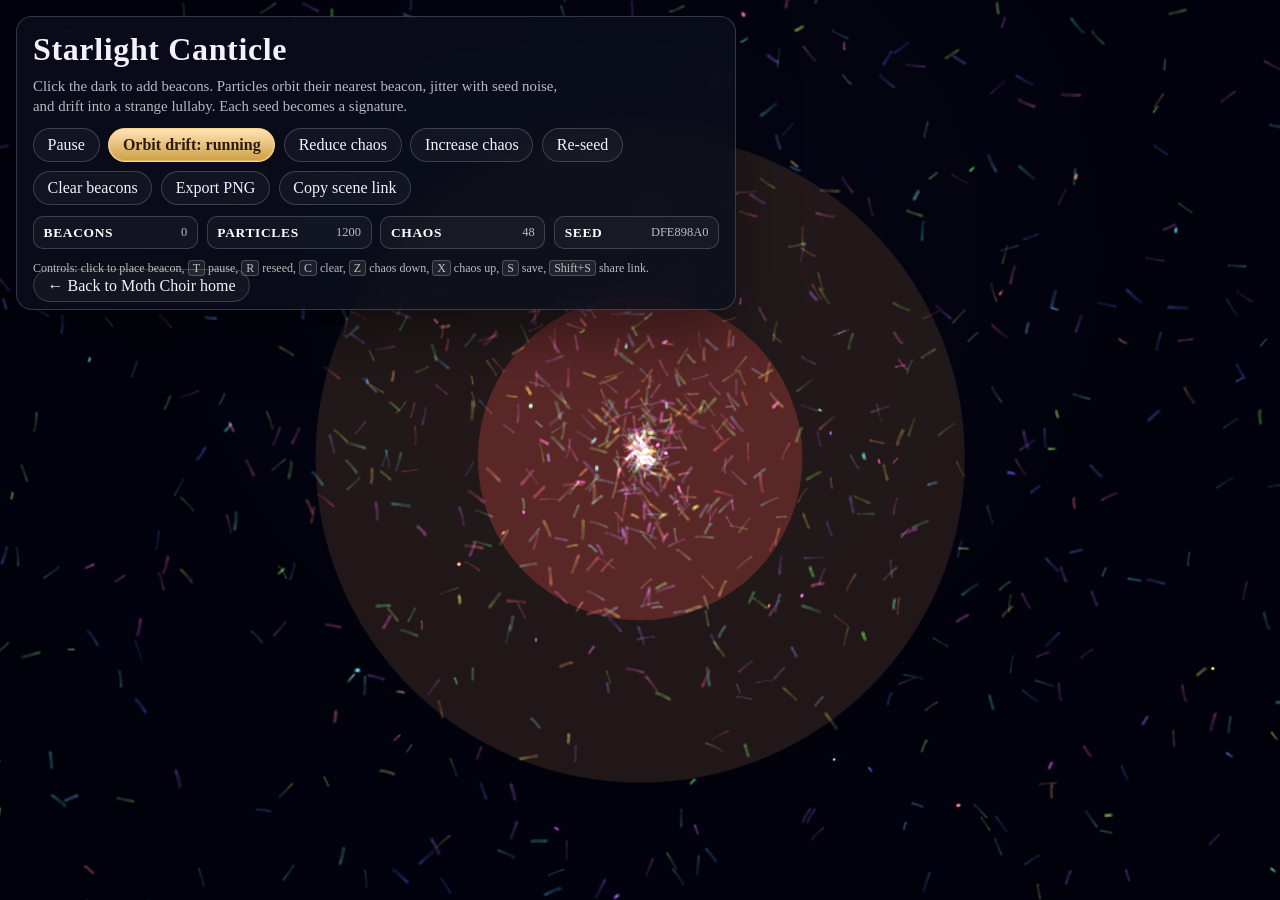
<file: starlight-canticle.html>
<!doctype html>
<html lang="en">
<head>
  <meta charset="UTF-8" />
  <meta name="viewport" content="width=device-width, initial-scale=1" />
  <title>Starlight Canticle</title>
  <meta name="description" content="A strange generative canticle where clickbeacons pull glimmering particles into unstable orbits and moon-seeded noise whispers through a dark canvas." />
  <meta name="theme-color" content="#060910" />
  <meta name="robots" content="index,follow" />
  <meta property="og:type" content="website" />
  <meta property="og:title" content="Starlight Canticle" />
  <meta property="og:description" content="Interactive generative canvas toy with click beacons, attractor orbits, and seed-linked behavior." />
  <meta property="og:url" content="https://garytalbot.github.io/moth-choir/starlight-canticle.html" />
  <meta property="og:image" content="https://garytalbot.github.io/moth-choir/assets/social-card.svg" />
  <meta name="twitter:card" content="summary_large_image" />
  <meta name="twitter:title" content="Starlight Canticle" />
  <meta name="twitter:description" content="Interactive generative canvas toy with click beacons, attractor orbits, and seed-linked behavior." />
  <meta name="twitter:image" content="https://garytalbot.github.io/moth-choir/assets/social-card.svg" />
  <style>
    :root {
      --bg: #070a13;
      --ink: #f4f0fc;
      --muted: rgba(244, 240, 252, 0.75);
      --panel: rgba(11, 15, 28, 0.82);
      --line: rgba(255, 255, 255, 0.18);
      --gold: #ffd88b;
    }

    * { box-sizing: border-box; }
    html, body {
      margin: 0;
      width: 100%;
      height: 100%;
      background: radial-gradient(circle at 50% 28%, #171b2f 0%, #090c13 45%, #04050b 100%);
      color: var(--ink);
      overflow: hidden;
      font-family: 'Iowan Old Style', Georgia, 'Times New Roman', serif;
    }

    canvas {
      position: fixed;
      inset: 0;
      width: 100%;
      height: 100%;
      display: block;
      filter: saturate(120%);
    }

    .hud {
      position: fixed;
      left: 1rem;
      top: 1rem;
      z-index: 10;
      width: min(45rem, calc(100vw - 2rem));
      border: 1px solid var(--line);
      border-radius: 16px;
      background: var(--panel);
      backdrop-filter: blur(16px);
      padding: 0.9rem 1rem;
      box-shadow: 0 24px 60px rgba(0, 0, 0, 0.42);
    }

    .hud h1 {
      margin: 0;
      font-size: clamp(1.3rem, 3vw, 2rem);
      letter-spacing: 0.02em;
      text-wrap: balance;
    }

    .hud p {
      margin: 0.45rem 0 0;
      max-width: 72ch;
      color: var(--muted);
      line-height: 1.35;
      font-size: 0.93rem;
    }

    .row {
      display: flex;
      flex-wrap: wrap;
      gap: 0.55rem;
      margin-top: 0.75rem;
      align-items: center;
    }

    .pill,
    .home {
      border: 1px solid var(--line);
      background: rgba(255, 255, 255, 0.04);
      color: var(--ink);
      border-radius: 999px;
      padding: 0.45rem 0.85rem;
      font: inherit;
      text-decoration: none;
      cursor: pointer;
      transition: transform 0.15s ease, border-color 0.15s ease;
      white-space: nowrap;
    }

    .pill:hover,
    .home:hover {
      transform: translateY(-1px);
      border-color: rgba(255, 255, 255, 0.34);
    }

    .pill:focus-visible,
    .home:focus-visible {
      outline: 2px solid #ffe3ac;
      outline-offset: 2px;
    }

    .pill.active {
      border-color: rgba(255, 216, 141, 0.9);
      box-shadow: 0 0 0 1px rgba(255, 216, 141, 0.35) inset;
      color: #2b1a08;
      background: linear-gradient(180deg, #ffe4b6, #ce9f44);
      font-weight: 600;
    }

    .stats {
      margin-top: 0.7rem;
      display: grid;
      grid-template-columns: repeat(4, minmax(0, 1fr));
      gap: 0.55rem;
      font-size: 0.78rem;
    }

    .stats div {
      border: 1px solid var(--line);
      border-radius: 10px;
      background: rgba(255, 255, 255, 0.04);
      padding: 0.45rem 0.6rem;
      display: flex;
      justify-content: space-between;
      color: var(--muted);
    }

    .stats strong {
      color: #fff;
      font-size: 0.84rem;
      letter-spacing: 0.05em;
      text-transform: uppercase;
      margin-right: 0.4rem;
    }

    .legend {
      margin-top: 0.7rem;
      font-size: 0.75rem;
      color: rgba(255, 255, 255, 0.72);
      line-height: 1.4;
    }

    kbd {
      padding: 0 0.25rem;
      border-radius: 0.2rem;
      border: 1px solid rgba(255, 255, 255, 0.22);
      background: rgba(255, 255, 255, 0.08);
      font: inherit;
    }

    @media (max-width: 760px) {
      .stats {
        grid-template-columns: repeat(2, minmax(0, 1fr));
      }
    }
  </style>
</head>
<body>
  <canvas id="scene" aria-hidden="true"></canvas>

  <div class="hud">
    <h1>Starlight Canticle</h1>
    <p>Click the dark to add beacons. Particles orbit their nearest beacon, jitter with seed noise, and drift into a strange lullaby. Each seed becomes a signature.</p>

    <div class="row">
      <button class="pill" id="pause" type="button">Pause</button>
      <button class="pill active" id="pauseRebirth" type="button" data-state="running">Orbit drift: running</button>
      <button class="pill" id="chaosDown" type="button">Reduce chaos</button>
      <button class="pill" id="chaosUp" type="button">Increase chaos</button>
      <button class="pill" id="seed" type="button">Re-seed</button>
      <button class="pill" id="clear" type="button">Clear beacons</button>
      <button class="pill" id="save" type="button">Export PNG</button>
      <button class="pill" id="share" type="button">Copy scene link</button>
    </div>

    <div class="stats" aria-live="polite">
      <div><strong>Beacons</strong><span id="beacons">0</span></div>
      <div><strong>Particles</strong><span id="particles">0</span></div>
      <div><strong>Chaos</strong><span id="chaosLabel">48</span></div>
      <div><strong>Seed</strong><span id="seedValue">0</span></div>
    </div>

    <div class="legend">Controls: click to place beacon, <kbd>T</kbd> pause, <kbd>R</kbd> reseed, <kbd>C</kbd> clear, <kbd>Z</kbd> chaos down, <kbd>X</kbd> chaos up, <kbd>S</kbd> save, <kbd>Shift+S</kbd> share link.</div>
    <a class="home" href="./">← Back to Moth Choir home</a>
  </div>

  <script>
    const canvas = document.getElementById('scene');
    const ctx = canvas.getContext('2d');

    const hud = {
      beaconsEl: document.getElementById('beacons'),
      particlesEl: document.getElementById('particles'),
      chaosEl: document.getElementById('chaosLabel'),
      seedEl: document.getElementById('seedValue'),
      pauseBtn: document.getElementById('pause'),
      orbitBtn: document.getElementById('pauseRebirth'),
      chaosDownBtn: document.getElementById('chaosDown'),
      chaosUpBtn: document.getElementById('chaosUp'),
      reseedBtn: document.getElementById('seed'),
      clearBtn: document.getElementById('clear'),
      saveBtn: document.getElementById('save'),
      shareBtn: document.getElementById('share')
    };

    let w = 0;
    let h = 0;
    let paused = false;
    let orbitMode = true;
    let frame = 0;
    let chaos = 48;

    const query = new URLSearchParams(location.search);
    let seed = parseInt(query.get('seed') || (Date.now() ^ (Date.now() << 8)), 16) >>> 0;

    const params = {
      count: 1200,
      trail: 0.07
    };

    const beacons = [];
    const nodes = [];

    const pointer = {x: -1, y: -1};

    function splitmix32(a) {
      return function() {
        a |= 0;
        a = (a + 0x9e3779b9) | 0;
        let t = Math.imul(a ^ (a >>> 15), 1 | a);
        t = (t + Math.imul(t ^ (t >>> 7), 61 | t)) ^ t;
        return (((t ^ (t >>> 14)) >>> 0) / 4294967296);
      };
    }

    let rand = splitmix32(seed);

    function reseed(nextSeed) {
      if (Number.isFinite(nextSeed)) {
        seed = (nextSeed >>> 0);
      } else {
        seed = (Math.floor(Math.random() * 0xFFFFFFFF)) >>> 0;
      }
      rand = splitmix32(seed);
      hud.seedEl.textContent = seed.toString(16).toUpperCase().padStart(8, '0');
      nodes.length = 0;
      for (let i = 0; i < params.count; i += 1) {
        const a = Math.PI * 2 * rand();
        const r = Math.pow(rand(), 1.5) * Math.max(w, h) * 0.6;
        const jitter = (rand() - 0.5) * 20;
        const speed = 0.0018 + rand() * 0.0048;
        nodes.push({
          x: w * 0.5 + Math.cos(a) * r,
          y: h * 0.5 + Math.sin(a) * r,
          vx: Math.cos(a + Math.PI) * (speed * 50),
          vy: Math.sin(a + Math.PI) * (speed * 50),
          hue: Math.floor(rand() * 360),
          life: Math.floor(200 + rand() * 600),
          seed: rand(),
          jitter: jitter,
          size: 0.4 + rand() * 0.9,
          orbit: 18 + rand() * 120,
          mass: 0.25 + rand() * 0.8
        });
      }
    }

    function resize() {
      const ratio = Math.min(2, window.devicePixelRatio || 1);
      w = window.innerWidth;
      h = window.innerHeight;
      canvas.width = Math.floor(w * ratio);
      canvas.height = Math.floor(h * ratio);
      canvas.style.width = `${w}px`;
      canvas.style.height = `${h}px`;
      ctx.setTransform(ratio, 0, 0, ratio, 0, 0);
      if (!nodes.length) reseed(seed);
    }

    function addBeacon(x, y) {
      beacons.push({
        x,
        y,
        pulse: 0,
        strength: 0.9 + rand() * 1.1,
        radius: 95 + rand() * 140,
        mass: 1.2 + rand() * 1.4,
        spin: (rand() - 0.5) * 0.06
      });
      if (beacons.length > 18) beacons.shift();
      hud.beaconsEl.textContent = beacons.length;
    }

    function nearestBeacon(px, py) {
      let nearest = null;
      let best = Infinity;
      for (let i = 0; i < beacons.length; i += 1) {
        const b = beacons[i];
        const dx = b.x - px;
        const dy = b.y - py;
        const d2 = dx * dx + dy * dy;
        if (d2 < best) {
          best = d2;
          nearest = b;
        }
      }
      return nearest;
    }

    function drawFrame() {
      if (paused) {
        requestAnimationFrame(drawFrame);
        return;
      }

      frame += 1;
      ctx.globalCompositeOperation = 'source-over';
      ctx.fillStyle = `rgba(7, 10, 19, ${params.trail})`;
      ctx.fillRect(0, 0, w, h);
      ctx.globalCompositeOperation = 'lighter';

      const t = frame * 0.002;
      const cx = w * 0.5;
      const cy = h * 0.5;

      // Ambient halo
      const halo = 1 + Math.sin(t * 0.7) * 0.08;
      for (let i = 0; i < 2; i += 1) {
        const r = Math.min(w, h) * 0.18 * (i + 1) * halo;
        const alpha = 0.02 / (i + 1);
        const hue = (t * 40 + i * 20) % 360;
        ctx.beginPath();
        ctx.fillStyle = `hsla(${hue}, 90%, 68%, ${alpha})`;
        ctx.arc(cx + Math.sin(t * 0.42) * 16, cy + Math.cos(t * 0.36) * 8, r, 0, Math.PI * 2);
        ctx.fill();
      }

      for (let i = nodes.length - 1; i >= 0; i -= 1) {
        const n = nodes[i];
        n.life -= 1;

        if (n.life <= 0) {
          nodes.splice(i, 1);
          const a = Math.PI * 2 * rand();
          const r = Math.pow(rand(), 1.5) * Math.max(w, h);
          nodes.push({
            x: w * 0.5 + Math.cos(a) * r,
            y: h * 0.5 + Math.sin(a) * r,
            vx: (rand() - 0.5) * 0.3,
            vy: (rand() - 0.5) * 0.3,
            hue: Math.floor(rand() * 360),
            life: Math.floor(220 + rand() * 600),
            seed: rand(),
            jitter: (rand() - 0.5) * 30,
            size: 0.35 + rand() * 0.9,
            orbit: 14 + rand() * 135,
            mass: 0.2 + rand() * 0.9
          });
          continue;
        }

        const beacon = beacons.length ? nearestBeacon(n.x, n.y) : null;
        const spin = Math.sin(t * 0.9 + n.seed * 9) * 0.8;

        let ax = 0;
        let ay = 0;

        if (beacon) {
          const dx = beacon.x - n.x;
          const dy = beacon.y - n.y;
          const d = Math.sqrt(dx * dx + dy * dy) + 0.01;
          const pull = (beacon.strength * 2200 * Math.pow(1 - Math.min(1, d / beacon.radius), 2)) / (d + 1);
          ax += (dx / d) * pull;
          ay += (dy / d) * pull;
          ax += -dy / d * beacon.spin * 0.3;
          ay += dx / d * beacon.spin * 0.3;
        }

        const swirl = Math.sin(n.seed * 60 + t + n.jitter) * 0.12;
        const breath = Math.cos((t * 0.9) + n.seed * 24);
        ax += Math.cos(breath * 4 + t * 0.3 + n.seed * 12) * 0.003 * chaos * breath;
        ay += Math.sin(t * 0.5 + n.seed * 18 + n.jitter * 0.3) * 0.003 * chaos;
        ax += (pointer.x >= 0 ? (pointer.x - n.x) * 0.00015 * (beacons.length ? 1 : 0.3) : 0);
        ay += (pointer.y >= 0 ? (pointer.y - n.y) * 0.00015 * (beacons.length ? 1 : 0.3) : 0);

        if (orbitMode && beacon) {
          const desired = n.orbit + Math.sin(t + n.seed * 20) * 20;
          const vx = n.vx + (ax * 0.2) + ((dxFrom(n.x, n.y, beacon.x, beacon.y) - desired) * 0.0007);
          const vy = n.vy + (ay * 0.2) + ((dyFrom(n.x, n.y, beacon.x, beacon.y) - desired) * 0.0007);
          n.vx = vx * (0.93 - n.mass * 0.04) + (Math.sin(spin) * 0.02);
          n.vy = vy * (0.93 - n.mass * 0.04) + (Math.cos(spin) * 0.02);
        } else {
          n.vx = (n.vx + ax + swirl) * 0.965;
          n.vy = (n.vy + ay + breath * 0.0015 * chaos) * 0.965;
        }

        n.vx += Math.sin((n.seed * 10) + t * 3) * 0.002;
        n.vy += Math.cos((n.seed * 10) - t * 2.7) * 0.002;

        const max = 0.9 + chaos * 0.006;
        const speed = Math.sqrt(n.vx * n.vx + n.vy * n.vy);
        if (speed > max) {
          const scale = max / (speed + 1e-6);
          n.vx *= scale;
          n.vy *= scale;
        }

        n.x += n.vx;
        n.y += n.vy;

        if (n.x < -40) n.x = w + 40;
        else if (n.x > w + 40) n.x = -40;
        if (n.y < -40) n.y = h + 40;
        else if (n.y > h + 40) n.y = -40;

        const hue = beacon ? (n.hue + t * 14 + beacon.strength * 180) % 360 : (n.hue + t * 14) % 360;
        const alpha = beacon ? (0.16 + 0.2 * Math.min(1, n.mass)) : 0.1;
        ctx.beginPath();
        ctx.fillStyle = `hsla(${hue}, 90%, 72%, ${alpha})`;
        ctx.arc(n.x, n.y, 0.7 + n.size, 0, Math.PI * 2);
        ctx.fill();
      }

      if (beacons.length) {
        for (let i = 0; i < beacons.length; i += 1) {
          const b = beacons[i];
          b.pulse = Math.max(0, b.pulse - 0.03);
          const pulse = b.pulse + 0.08;
          const radius = b.radius * (1 - pulse * 0.03) * 0.6 + 18;
          ctx.beginPath();
          ctx.strokeStyle = `rgba(255,216,141,${0.19 + Math.max(0, 0.2 - pulse * 0.02)})`;
          ctx.lineWidth = 1;
          ctx.arc(b.x, b.y, radius + pulse * 16, 0, Math.PI * 2);
          ctx.stroke();
        }
      }

      if (frame % 20 === 0) {
        hud.particlesEl.textContent = nodes.length;
        hud.chaosEl.textContent = chaos;
      }
      requestAnimationFrame(drawFrame);
    }

    function dxFrom(x1, y1, x2, y2) {
      const dx = x2 - x1;
      return dx;
    }

    function dyFrom(x1, y1, x2, y2) {
      const dy = y2 - y1;
      return dy;
    }

    function addBeaconPulse(x, y) {
      addBeacon(x, y);
      if (!beacons.length) return;
      beacons[beacons.length - 1].pulse = 1;
    }

    function setOrbitBtn() {
      hud.orbitBtn.classList.toggle('active', orbitMode);
      hud.orbitBtn.textContent = `Orbit drift: ${orbitMode ? 'running' : 'floating'}`;
      hud.orbitBtn.dataset.state = orbitMode ? 'running' : 'floating';
    }

    hud.pauseBtn.addEventListener('click', () => {
      paused = !paused;
      hud.pauseBtn.classList.toggle('active', paused);
      hud.pauseBtn.textContent = paused ? 'Resume' : 'Pause';
    });

    hud.orbitBtn.addEventListener('click', () => {
      orbitMode = !orbitMode;
      setOrbitBtn();
    });

    hud.chaosDownBtn.addEventListener('click', () => {
      chaos = Math.max(0, chaos - 8);
      hud.chaosEl.textContent = chaos;
    });

    hud.chaosUpBtn.addEventListener('click', () => {
      chaos = Math.min(160, chaos + 8);
      hud.chaosEl.textContent = chaos;
    });

    hud.reseedBtn.addEventListener('click', () => {
      reseed(seed + 1);
      hud.seedEl.textContent = seed.toString(16).toUpperCase().padStart(8, '0');
      hud.chaosEl.textContent = chaos;
    });

    hud.clearBtn.addEventListener('click', () => {
      beacons.length = 0;
      hud.beaconsEl.textContent = 0;
      pointer.x = -1;
      pointer.y = -1;
    });

    hud.saveBtn.addEventListener('click', () => {
      const link = document.createElement('a');
      link.href = canvas.toDataURL('image/png');
      link.download = `starlight-canticle-${seed}.png`;
      link.click();
    });

    hud.shareBtn.addEventListener('click', async () => {
      const url = `${location.origin}${location.pathname}?seed=${seed}&chaos=${chaos}`;
      try {
        await navigator.clipboard?.writeText(url);
        hud.shareBtn.textContent = 'Link copied ✱';
        setTimeout(() => (hud.shareBtn.textContent = 'Copy scene link'), 1200);
      } catch {
        hud.shareBtn.textContent = 'Copy failed';
        setTimeout(() => (hud.shareBtn.textContent = 'Copy scene link'), 1200);
      }
    });

    canvas.addEventListener('pointermove', (event) => {
      const rect = canvas.getBoundingClientRect();
      pointer.x = event.clientX - rect.left;
      pointer.y = event.clientY - rect.top;
    });

    canvas.addEventListener('pointerleave', () => {
      pointer.x = -1;
      pointer.y = -1;
    });

    canvas.addEventListener('click', (event) => {
      const rect = canvas.getBoundingClientRect();
      addBeaconPulse(event.clientX - rect.left, event.clientY - rect.top);
    });

    window.addEventListener('keydown', (event) => {
      if (event.code === 'Space') {
        event.preventDefault();
        hud.pauseBtn.click();
      } else if (event.key.toLowerCase() === 'r') {
        hud.reseedBtn.click();
      } else if (event.key.toLowerCase() === 'c') {
        hud.clearBtn.click();
      } else if (event.key.toLowerCase() === 'z') {
        hud.chaosDownBtn.click();
      } else if (event.key.toLowerCase() === 'x') {
        hud.chaosUpBtn.click();
      } else if (event.key.toLowerCase() === 's' && !event.shiftKey) {
        hud.saveBtn.click();
      } else if (event.key.toLowerCase() === 's' && event.shiftKey) {
        hud.shareBtn.click();
      } else if (event.key.toLowerCase() === 't') {
        hud.pauseBtn.click();
      }
    });

    function applyUrlSettings() {
      const chaosParam = parseInt(query.get('chaos') || chaos, 10);
      if (Number.isFinite(chaosParam)) chaos = Math.max(0, Math.min(160, chaosParam));
      const fromSeed = query.get('seed');
      if (fromSeed) {
        const parsed = parseInt(fromSeed, 16);
        if (Number.isFinite(parsed)) seed = parsed >>> 0;
      }
      hud.chaosEl.textContent = chaos;
      hud.seedEl.textContent = seed.toString(16).toUpperCase().padStart(8, '0');
      hud.beaconsEl.textContent = 0;
      hud.particlesEl.textContent = params.count;
    }

    function init() {
      applyUrlSettings();
      resize();
      reseed(seed);
      setOrbitBtn();
      window.addEventListener('resize', resize);
      requestAnimationFrame(drawFrame);
    }

    init();
  </script>
</body>
</html>
</file>
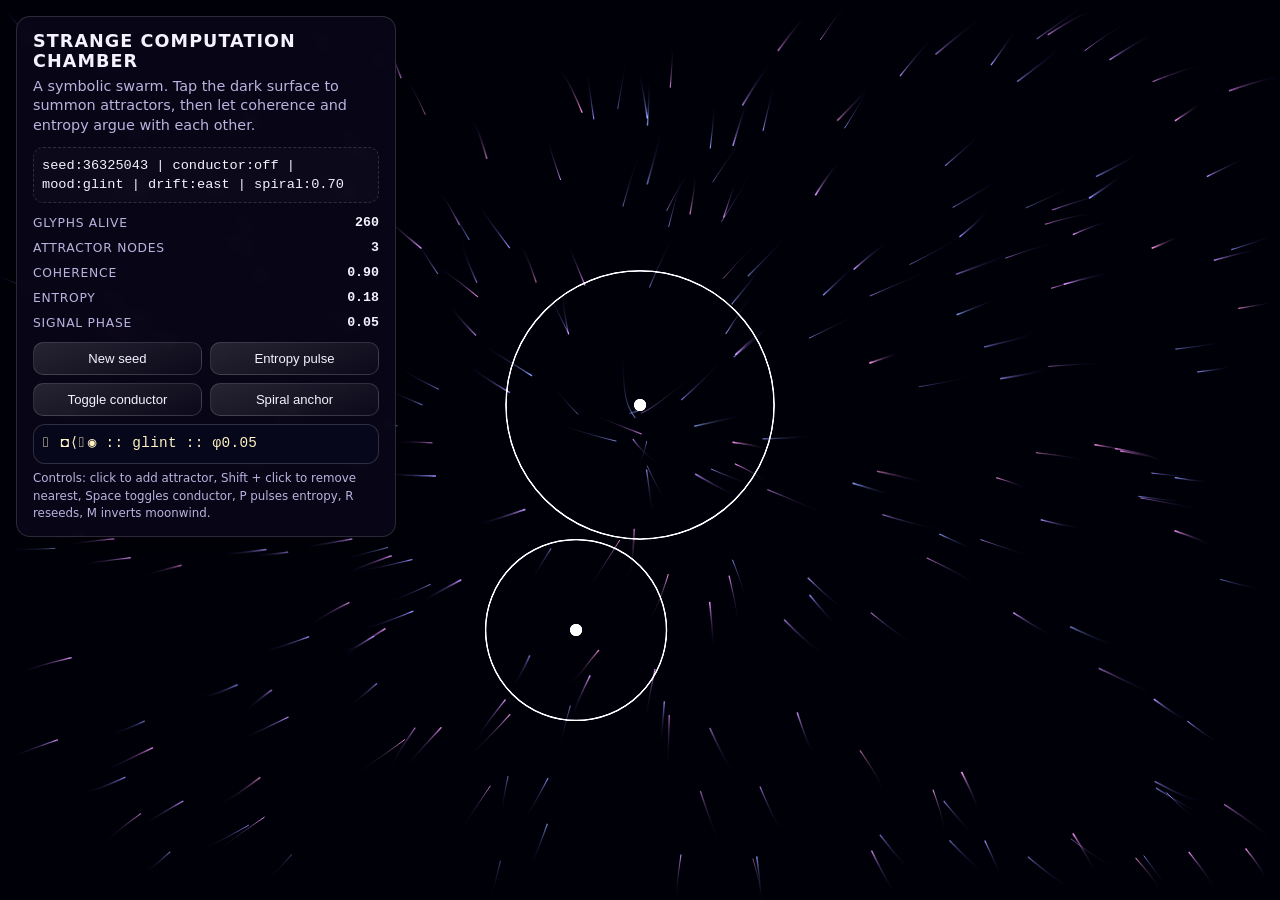
<file: strange-computational-art.html>
<!doctype html>
<html lang="en">
<head>
  <meta charset="utf-8">
  <meta name="viewport" content="width=device-width, initial-scale=1">
  <title>Strange Computational Art – Moth Choir Lab</title>
  <meta name="description" content="A generative visual toy where moving glyphs reveal symbolic state and drift in and out of coherence.">
  <style>
    :root {
      --bg: #05040f;
      --panel: rgba(10, 8, 26, 0.84);
      --ink: #f6f1ff;
      --muted: #b9b3df;
      --line: rgba(255, 255, 255, 0.14);
      --accent: #8ff0ff;
      --accent-2: #ff88dd;
    }

    * {
      box-sizing: border-box;
    }

    html, body {
      margin: 0;
      width: 100%;
      height: 100%;
      font-family: "Trebuchet MS", "DejaVu Sans", "Segoe UI", sans-serif;
      background:
        radial-gradient(circle at 20% 20%, rgba(130, 88, 255, 0.24), transparent 40%),
        radial-gradient(circle at 75% 15%, rgba(36, 200, 240, 0.18), transparent 30%),
        radial-gradient(circle at 85% 80%, rgba(255, 108, 200, 0.16), transparent 35%),
        var(--bg);
      color: var(--ink);
      overflow: hidden;
    }

    #field {
      position: fixed;
      inset: 0;
      width: 100%;
      height: 100%;
      display: block;
    }

    .panel {
      position: fixed;
      left: 16px;
      top: 16px;
      width: min(380px, calc(100vw - 32px));
      padding: 14px 16px;
      border-radius: 14px;
      background: var(--panel);
      backdrop-filter: blur(6px);
      border: 1px solid var(--line);
      z-index: 2;
      box-shadow: 0 10px 40px rgba(0, 0, 0, 0.38);
    }

    h1 {
      margin: 0 0 6px;
      font-size: 1.1rem;
      letter-spacing: 0.06em;
      text-transform: uppercase;
    }

    .lead {
      margin: 0;
      font-size: 0.9rem;
      color: var(--muted);
      line-height: 1.35;
    }

    .readout {
      margin: 12px 0;
      padding: 8px;
      border: 1px dashed var(--line);
      border-radius: 10px;
      background: rgba(255, 255, 255, 0.02);
      font-family: "Courier New", monospace;
      line-height: 1.4;
      font-size: 0.85rem;
    }

    .row {
      display: grid;
      grid-template-columns: 1fr auto;
      gap: 6px 12px;
      margin: 10px 0;
      align-items: center;
      font-size: 0.83rem;
    }

    .label {
      color: var(--muted);
      font-size: 0.77rem;
      letter-spacing: 0.06em;
      text-transform: uppercase;
    }

    .value {
      color: var(--ink);
      font-family: "Courier New", monospace;
      font-weight: bold;
    }

    .controls {
      margin: 12px 0 6px;
      display: grid;
      grid-template-columns: repeat(2, minmax(0, 1fr));
      gap: 8px;
    }

    button {
      appearance: none;
      border: 1px solid var(--line);
      background: linear-gradient(160deg, rgba(255, 255, 255, 0.12), rgba(255, 255, 255, 0.02));
      color: var(--ink);
      padding: 8px 10px;
      border-radius: 10px;
      cursor: pointer;
      font-size: 0.82rem;
    }

    button:hover {
      border-color: rgba(255, 255, 255, 0.34);
    }

    button.active {
      border-color: rgba(143, 240, 255, 0.78);
      box-shadow: 0 0 0 1px rgba(143, 240, 255, 0.35) inset;
    }

    .sigil {
      margin-top: 8px;
      padding: 9px;
      border-radius: 12px;
      border: 1px solid rgba(255, 255, 255, 0.16);
      background: rgba(5, 9, 29, 0.62);
      color: #fff3c4;
      font-family: "Courier New", monospace;
      min-height: 40px;
      overflow-wrap: anywhere;
      font-size: 0.9rem;
      letter-spacing: 0.02em;
    }

    .hint {
      margin: 6px 0 0;
      color: var(--muted);
      font-size: 0.74rem;
      line-height: 1.45;
    }

    @media (max-width: 620px) {
      .panel {
        width: calc(100vw - 16px);
        left: 8px;
        top: 8px;
      }

      .controls {
        grid-template-columns: 1fr;
      }
    }
  </style>
</head>
<body>
  <canvas id="field" aria-hidden="true"></canvas>

  <aside class="panel">
    <h1>Strange Computation Chamber</h1>
    <p class="lead">A symbolic swarm. Tap the dark surface to summon attractors, then let coherence and entropy argue with each other.</p>

    <div class="readout" id="symbolic"></div>

    <div class="row"><span class="label">Glyphs alive</span><span class="value" id="glyphCount">0</span></div>
    <div class="row"><span class="label">Attractor nodes</span><span class="value" id="anchorCount">0</span></div>
    <div class="row"><span class="label">Coherence</span><span class="value" id="coherence">0.00</span></div>
    <div class="row"><span class="label">Entropy</span><span class="value" id="entropy">0.00</span></div>
    <div class="row"><span class="label">Signal phase</span><span class="value" id="phase">0.00</span></div>

    <div class="controls">
      <button data-action="seed">New seed</button>
      <button data-action="pulse">Entropy pulse</button>
      <button data-action="toggle">Toggle conductor</button>
      <button data-action="spiral">Spiral anchor</button>
    </div>

    <div class="sigil" id="stateSigil">--</div>
    <p class="hint">Controls: click to add attractor, Shift + click to remove nearest, Space toggles conductor, P pulses entropy, R reseeds, M inverts moonwind.</p>
  </aside>

  <script>
    const canvas = document.getElementById("field");
    const ctx = canvas.getContext("2d");
    const symbolic = document.getElementById("symbolic");
    const glyphCount = document.getElementById("glyphCount");
    const anchorCount = document.getElementById("anchorCount");
    const coherenceReadout = document.getElementById("coherence");
    const entropyReadout = document.getElementById("entropy");
    const phaseReadout = document.getElementById("phase");
    const sigil = document.getElementById("stateSigil");
    const buttons = Array.from(document.querySelectorAll("[data-action]"));

    let w = 0;
    let h = 0;
    let dpr = window.devicePixelRatio || 1;

    const glyphs = [];
    const anchors = [];
    const pointer = { x: 0, y: 0, down: false };

    const state = {
      seed: Math.floor(Math.random() * 999999999),
      phase: 0,
      entropy: 0.18,
      coherence: 0.72,
      spiral: 0.7,
      conductor: false,
      running: true,
      moonwind: 1
    };

    const symbols = ["⟨", "∷", "≈", "◉", "✦", "⟡", "∞", "⚬", "⌬", "◘"];
    const moods = ["frost", "drift", "fracture", "breath", "knot", "singularity", "glint", "stutter"];

    function rand(min, max) {
      return min + Math.random() * (max - min);
    }

    function resize() {
      w = window.innerWidth;
      h = window.innerHeight;
      dpr = window.devicePixelRatio || 1;
      canvas.width = w * dpr;
      canvas.height = h * dpr;
      canvas.style.width = w + "px";
      canvas.style.height = h + "px";
      ctx.setTransform(dpr, 0, 0, dpr, 0, 0);
    }

    function hashToUnit(value) {
      let x = Math.sin(value * 127.1) * 43758.5453;
      return x - Math.floor(x);
    }

    function makeGlyph(i) {
      const n = hashToUnit(state.seed + i + 13);
      const m = hashToUnit(state.seed * 1.618 + i);
      const angle = Math.PI * 2 * n;
      return {
        x: rand(0, w),
        y: rand(0, h),
        vx: Math.cos(angle) * 0.3 * (0.5 + n),
        vy: Math.sin(angle) * 0.3 * (0.5 + m),
        phase: m * Math.PI * 2,
        life: rand(0.4, 1),
        radius: rand(0.8, 1.8),
        hue: 200 + 100 * n,
        prevX: 0,
        prevY: 0
      };
    }

    function seedGlyphs() {
      glyphs.length = 0;
      for (let i = 0; i < 260; i++) glyphs.push(makeGlyph(i));
    }

    function addAnchor(x, y, charge = 1) {
      anchors.push({
        x,
        y,
        charge,
        strength: rand(55, 95),
        radius: rand(70, 150),
        drift: rand(0.001, 0.004)
      });
    }

    function removeNearestAnchor(px, py) {
      if (!anchors.length) return;
      let nearest = 0;
      let best = Number.POSITIVE_INFINITY;
      for (let i = 0; i < anchors.length; i++) {
        const a = anchors[i];
        const d = (a.x - px) ** 2 + (a.y - py) ** 2;
        if (d < best) {
          best = d;
          nearest = i;
        }
      }
      if (best < 140 * 140) anchors.splice(nearest, 1);
    }

    function currentMood() {
      const index = Math.floor((state.entropy * 8 + (1 - state.coherence)) * 4) % moods.length;
      return moods[index];
    }

    function makeSigil() {
      const bits = [
        symbols[Math.floor(hashToUnit(state.seed) * symbols.length)],
        symbols[Math.floor(hashToUnit(state.seed * 1.17) * symbols.length)],
        symbols[Math.floor(hashToUnit(state.phase / 10) * symbols.length)],
        symbols[Math.floor(hashToUnit(state.entropy + 0.11) * symbols.length)]
      ];
      return `𓂀 ${bits.join("")} :: ${currentMood()} :: φ${(state.phase % 1).toFixed(2)} `;
    }

    function updateReadout() {
      glyphCount.textContent = glyphs.length;
      anchorCount.textContent = anchors.length + 1; // implicit center anchor
      coherenceReadout.textContent = state.coherence.toFixed(2);
      entropyReadout.textContent = state.entropy.toFixed(2);
      phaseReadout.textContent = state.phase.toFixed(2);
      symbolic.textContent = `seed:${state.seed} | ${state.conductor ? "conductor:on" : "conductor:off"} | mood:${currentMood()} | drift:${state.moonwind > 0 ? "east" : "west"} | spiral:${state.spiral.toFixed(2)}`;
      sigil.textContent = makeSigil();
    }

    function updatePhysics(g) {
      let fx = 0;
      let fy = 0;

      // central anchor
      const cx = (w * 0.5 - g.x);
      const cy = (h * 0.5 - g.y);
      const cDist = Math.max(20, Math.hypot(cx, cy));
      fx += cx / cDist * (state.coherence * 0.18);
      fy += cy / cDist * (state.coherence * 0.18);

      // dynamic attractors
      for (const a of anchors) {
        const dx = a.x - g.x;
        const dy = a.y - g.y;
        const d = Math.max(12, Math.hypot(dx, dy));
        const pull = (a.strength * a.charge) / (d * d);
        fx += (dx / d) * pull;
        fy += (dy / d) * pull;
      }

      if (state.conductor) {
        const pdx = pointer.x - g.x;
        const pdy = pointer.y - g.y;
        const pd = Math.max(24, Math.hypot(pdx, pdy));
        fx += (pdx / pd) * 0.45;
        fy += (pdy / pd) * 0.45;
      }

      const spin = state.spiral * state.moonwind * 0.02;
      const r = Math.max(64, Math.hypot(g.x - w * 0.5, g.y - h * 0.5));
      fx += (g.y - h * 0.5) / r * spin;
      fy += -(g.x - w * 0.5) / r * spin;

      const jitter = Math.sin(state.phase + g.phase) * state.entropy * 0.2;
      fx += jitter;
      g.vx = g.vx * 0.98 + fx;
      g.vy = g.vy * 0.98 + fy;
      g.prevX = g.x;
      g.prevY = g.y;
      g.x += g.vx;
      g.y += g.vy;

      if (g.x < 0) g.x += w;
      if (g.x > w) g.x -= w;
      if (g.y < 0) g.y += h;
      if (g.y > h) g.y -= h;
    }

    function render() {
      if (!state.running) return;
      requestAnimationFrame(render);

      state.phase += 0.0016 + state.entropy * 0.008;
      for (const a of anchors) {
        a.x += Math.cos(state.phase * 2.7 + a.phase || 0) * a.drift;
        a.y += Math.sin(state.phase * 2.4 + a.phase || 0) * a.drift;
        a.x = (a.x + w) % w;
        a.y = (a.y + h) % h;
      }

      // slight persistence trail
      ctx.fillStyle = "rgba(4, 3, 14, 0.18)";
      ctx.fillRect(0, 0, w, h);
      ctx.globalCompositeOperation = "lighter";

      for (const g of glyphs) {
        updatePhysics(g);
        const drift = Math.sin(state.phase + g.phase) * 0.5 + 1.0;
        const hue = (g.hue + state.phase * 40 + state.entropy * 120) % 360;
        const alpha = Math.min(1, 0.4 + drift * 0.4);
        ctx.strokeStyle = `hsla(${hue}, 80%, 75%, ${alpha})`;
        ctx.lineWidth = g.radius * 0.95;
        ctx.beginPath();
        ctx.moveTo(g.prevX, g.prevY);
        ctx.lineTo(g.x, g.y);
        ctx.stroke();
      }

      // draw anchors as faint pulses
      ctx.fillStyle = "rgba(255, 255, 255, 0.35)";
      ctx.strokeStyle = "rgba(255, 255, 255, 0.25)";
      for (const a of anchors) {
        ctx.beginPath();
        ctx.arc(a.x, a.y, 6, 0, Math.PI * 2);
        ctx.fill();
        ctx.beginPath();
        ctx.arc(a.x, a.y, a.radius, 0, Math.PI * 2);
        ctx.stroke();
      }

      if (Math.floor(state.phase * 18) % 6 === 0) {
        updateReadout();
      }
      if (Math.floor(state.phase * 80) % 4 === 0) {
        state.entropy += 0.0005 * (Math.random() - 0.45);
        state.entropy = Math.min(0.98, Math.max(0.02, state.entropy));
        state.coherence = 1 - state.entropy * 0.6 + 0.1 * Math.sin(state.phase * 2);
        state.coherence = Math.max(0.1, Math.min(0.99, state.coherence));
      }

      ctx.globalCompositeOperation = "source-over";
    }

    function pulseEntropy() {
      state.entropy = Math.min(0.98, state.entropy + 0.12);
      state.coherence = Math.max(0.12, state.coherence - 0.08);
      state.phase += 0.6;
      state.seed = Math.floor(Math.random() * 999999999);
    }

    function reseedAll() {
      state.entropy = 0.2;
      state.coherence = 0.74;
      state.spiral = rand(0.4, 1.2);
      state.phase = 0;
      state.seed = Math.floor(Math.random() * 999999999);
      seedGlyphs();
      anchors.splice(0, anchors.length);
      addAnchor(w * 0.7, h * 0.4, -1);
      addAnchor(w * 0.3, h * 0.7, 1);
      updateReadout();
    }

    function spiralAnchor() {
      state.spiral = rand(0.2, 2.1);
      state.moonwind *= -1;
      state.coherence = Math.min(0.98, state.coherence + 0.07);
      state.entropy = Math.max(0.05, state.entropy - 0.05);
      for (let i = 0; i < 8; i++) {
        const angle = (state.phase + i) * 0.9;
        addAnchor(w * 0.5 + Math.cos(angle) * Math.min(w, h) * 0.25, h * 0.5 + Math.sin(angle) * Math.min(w, h) * 0.22, i % 2 ? -0.8 : 0.8);
      }
    }

    function onPointerMove(e) {
      pointer.x = e.clientX;
      pointer.y = e.clientY;
    }

    function onPointerDown(e) {
      pointer.x = e.clientX;
      pointer.y = e.clientY;
      if (e.shiftKey) {
        removeNearestAnchor(pointer.x, pointer.y);
      } else {
        addAnchor(pointer.x, pointer.y, e.altKey ? -1 : 1);
      }
      pointer.down = true;
    }

    function onPointerUp() {
      pointer.down = false;
    }

    function onKeyDown(e) {
      if (e.code === "Space") {
        e.preventDefault();
        state.conductor = !state.conductor;
        buttons[2].classList.toggle("active", state.conductor);
        updateReadout();
      }
      if (e.code === "KeyP") {
        pulseEntropy();
      }
      if (e.code === "KeyR") {
        reseedAll();
      }
      if (e.code === "KeyM") {
        state.moonwind *= -1;
      }
      if (e.code === "KeyC") {
        e.preventDefault();
        state.conductor = !state.conductor;
        buttons[2].classList.toggle("active", state.conductor);
        updateReadout();
      }
    }

    function bind() {
      window.addEventListener("resize", resize);
      canvas.addEventListener("pointermove", onPointerMove);
      canvas.addEventListener("pointerdown", onPointerDown);
      window.addEventListener("pointerup", onPointerUp);
      window.addEventListener("keydown", onKeyDown);

      buttons.forEach(button => {
        button.addEventListener("click", () => {
          const action = button.dataset.action;
          if (action === "seed") reseedAll();
          if (action === "pulse") pulseEntropy();
          if (action === "toggle") {
            state.conductor = !state.conductor;
            button.classList.toggle("active", state.conductor);
          }
          if (action === "spiral") spiralAnchor();
          updateReadout();
        });
      });
    }

    function init() {
      resize();
      seedGlyphs();
      addAnchor(w * 0.5, h * 0.45, 1);
      addAnchor(w * 0.45, h * 0.7, -0.75);
      bind();
      updateReadout();
      requestAnimationFrame(render);
      if (window.PointerEvent) {
        canvas.setPointerCapture?.(1);
      }
    }

    init();
  </script>
</body>
</html>
</file>
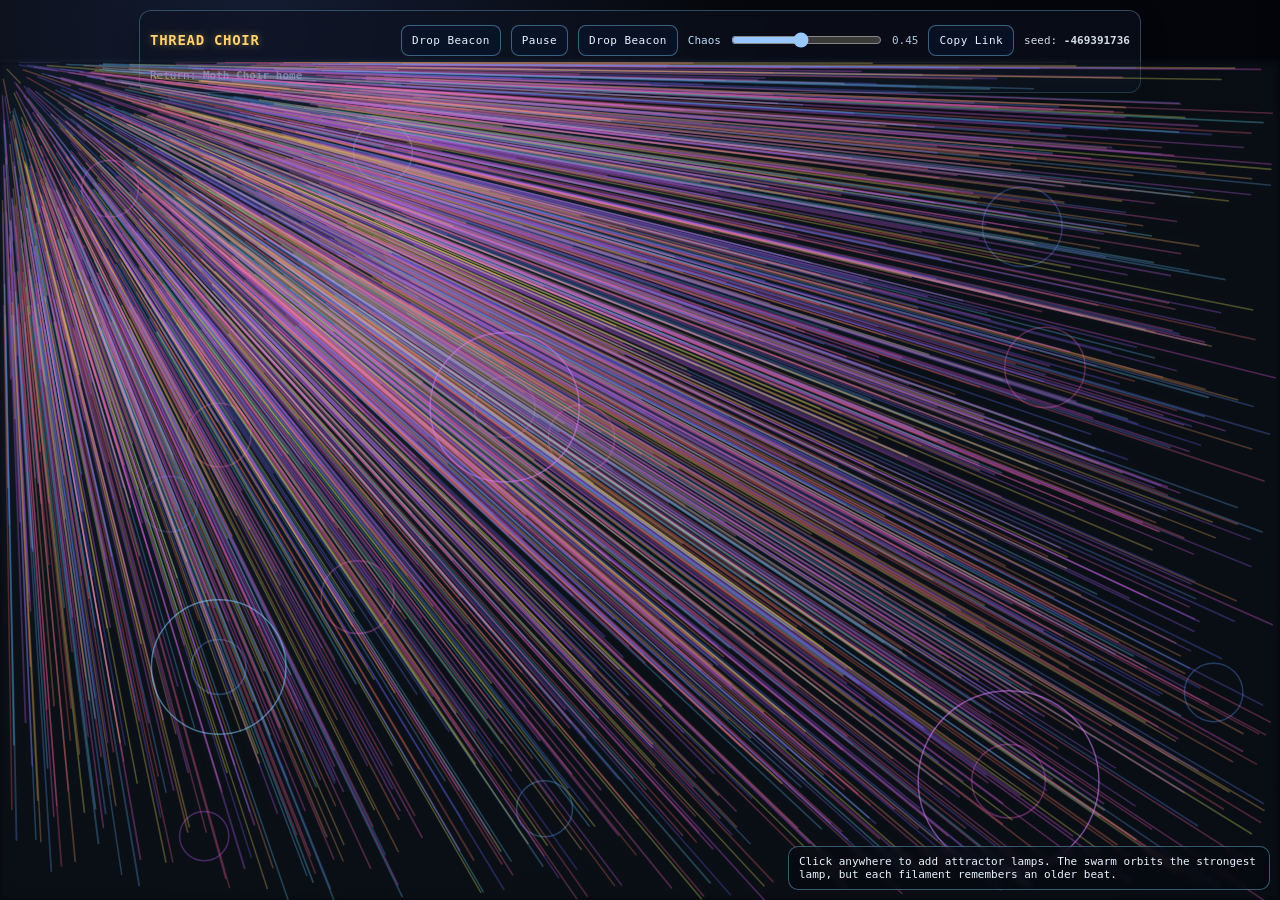
<file: thread-choir.html>
<!doctype html>
<html lang="en">
<head>
  <meta charset="utf-8">
  <meta name="viewport" content="width=device-width, initial-scale=1">
  <title>Thread Choir</title>
  <meta name="description" content="A tiny thread choir: points orbit attractor lamps and draw luminous filaments from chaos and memory."/>
  <link rel="icon" href="assets/favicon.svg" type="image/svg+xml"/>
  <style>
    :root {
      color-scheme: dark;
      --bg: #07080d;
      --ink: #e8f4ff;
      --panel: rgba(13, 18, 31, 0.58);
      --line: rgba(140, 205, 255, 0.72);
      --accent: #7dd4ff;
      --hot: #ffd16f;
    }
    html, body {
      margin: 0;
      width: 100%;
      min-height: 100%;
      background: radial-gradient(circle at 20% 15%, #141d33 0%, #07080d 45%, #030409 100%);
      color: var(--ink);
      font-family: "IBM Plex Mono", "JetBrains Mono", ui-monospace, SFMono-Regular, Menlo, Monaco, Consolas, monospace;
    }
    body {
      overflow: hidden;
      display: grid;
      grid-template-rows: auto 1fr;
      gap: 12px;
      padding: 10px;
      box-sizing: border-box;
    }
    .panel {
      width: min(100%, 980px);
      margin: 0 auto;
      display: flex;
      gap: 10px;
      align-items: center;
      flex-wrap: wrap;
      background: var(--panel);
      border: 1px solid rgba(125, 212, 255, 0.3);
      border-radius: 12px;
      padding: 10px;
      backdrop-filter: blur(4px);
      box-shadow: 0 12px 24px rgba(0, 0, 0, 0.35);
    }
    h1 {
      margin: 0 8px 0 0;
      font-size: 14px;
      letter-spacing: 0.05em;
      text-transform: uppercase;
      color: var(--hot);
      text-shadow: 0 0 8px rgba(255, 209, 111, 0.45);
      flex: 1;
      min-width: 160px;
    }
    button, input {
      background: rgba(9, 20, 44, 0.7);
      border: 1px solid rgba(125, 212, 255, 0.42);
      color: var(--ink);
      border-radius: 8px;
      padding: 8px 10px;
      cursor: pointer;
      font: inherit;
      font-size: 11px;
      letter-spacing: 0.04em;
    }
    button:hover {
      border-color: rgba(125, 212, 255, 0.9);
      box-shadow: 0 0 12px rgba(125, 212, 255, 0.22);
    }
    label {
      display: inline-flex;
      gap: 8px;
      align-items: center;
      font-size: 11px;
      color: #bddcf8;
    }
    .meter {
      font-size: 11px;
      opacity: 0.9;
      white-space: nowrap;
    }
    #field {
      position: fixed;
      inset: 0;
      width: 100%;
      height: calc(100vh - 72px);
      top: 62px;
      left: 0;
      display: block;
      filter: drop-shadow(0 0 3px rgba(125, 212, 255, 0.18));
    }
    .hint {
      position: fixed;
      right: 10px;
      bottom: 10px;
      padding: 8px 10px;
      font-size: 11px;
      background: rgba(4, 7, 15, 0.58);
      border: 1px solid rgba(125, 212, 255, 0.4);
      border-radius: 10px;
      backdrop-filter: blur(3px);
      max-width: min(460px, calc(100vw - 20px));
      pointer-events: none;
    }
    a {
      color: #9edaff;
      text-decoration: none;
      font-weight: 600;
    }
    a:hover { text-decoration: underline; }
  </style>
</head>
<body>
  <section class="panel" aria-label="Thread Choir controls">
    <h1>Thread Choir</h1>
    <button id="seed">Reseed</button>
    <button id="pause">Pause</button>
    <button id="spray">Drop Beacon</button>
    <label>
      Chaos
      <input id="chaos" type="range" min="0" max="1" step="0.01" value="0.45">
      <span id="chaosLabel" class="meter">0.45</span>
    </label>
    <button id="copy">Copy Link</button>
    <span id="status" class="meter">seed: <strong>loading</strong></span>
    <span class="meter">Return: <a href="./">Moth Choir home</a></span>
  </section>

  <canvas id="field" aria-label="thread choir canvas"></canvas>
  <div class="hint">Click anywhere to add attractor lamps. The swarm orbits the strongest lamp, but each filament remembers an older beat.</div>

  <script>
    const canvas = document.getElementById('field');
    const ctx = canvas.getContext('2d');
    const status = document.getElementById('status');
    const pauseBtn = document.getElementById('pause');
    const seedBtn = document.getElementById('seed');
    const sprayBtn = document.getElementById('spray');
    const chaosInput = document.getElementById('chaos');
    const chaosLabel = document.getElementById('chaosLabel');
    const copyBtn = document.getElementById('copy');

    let seed = new URLSearchParams(window.location.search).get('seed');
    const paramsSeed = Number(seed);
    const clampSeed = Number.isFinite(paramsSeed) && paramsSeed > 0 ? paramsSeed : Date.now() ^ (Date.now() << 16);
    seed = clampSeed % 2147483647;
    let running = true;

    function* prng(s) {
      let state = s;
      while (true) {
        state ^= state << 13; state ^= state >>> 17; state ^= state << 5;
        yield (state >>> 0) / 0x100000000;
      }
    }

    let rand = prng(seed);
    const noise = () => rand.next().value;

    const state = {
      lamps: [],
      threads: [],
      t: 0,
      w: 0,
      h: 0,
      dpr: Math.min(window.devicePixelRatio || 1, 2)
    };

    const lampCount = 14;

    class Lamp {
      constructor(x, y, r, hue) {
        this.x = x;
        this.y = y;
        this.r = r;
        this.hue = hue;
        this.pulse = Math.random() * Math.PI * 2;
      }
      pull(p, i) {
        const dx = this.x - p.x;
        const dy = this.y - p.y;
        const d = Math.hypot(dx, dy) + 8;
        const field = (this.r * 0.9) / (d + 45);
        return {
          x: p.x + dx * field * 0.16,
          y: p.y + dy * field * 0.16,
          spin: (Math.sin(d / 58 + state.t * 0.9 + i) + Math.cos((d + p.y) * 0.006))
        };
      }
      tick() {
        this.pulse += 0.011 + (this.r / 220);
      }
      draw() {
        ctx.strokeStyle = `hsla(${this.hue + Math.sin(this.pulse) * 30},85%,65%,0.35)`;
        ctx.beginPath();
        ctx.arc(this.x * state.dpr, this.y * state.dpr, this.r * state.dpr * 0.55, 0, Math.PI * 2);
        ctx.stroke();
      }
    }

    class Thread {
      constructor() {
        this.x = noise() * state.w;
        this.y = noise() * state.h;
        this.vx = (noise() - 0.5) * 0.7;
        this.vy = (noise() - 0.5) * 0.7;
        this.warmth = noise();
        this.life = 380 + noise() * 220;
      }
      tick() {
        const c = Number(chaosInput.value);
        let best = state.lamps[0];
        let dmin = 1e9;
        for (let i = 0; i < state.lamps.length; i++) {
          const L = state.lamps[i];
          const d = (L.x - this.x) ** 2 + (L.y - this.y) ** 2;
          if (d < dmin) {
            dmin = d;
            best = L;
          }
        }
        const pulled = best.pull(this, this.warmth * 9);
        const driftX = Math.sin((this.y + this.warmth * 200) * 0.004 + state.t * 0.6 + this.warmth);
        const driftY = Math.cos((this.x + this.warmth * 220) * 0.004 - state.t * 0.6 + this.warmth);

        this.vx += (pulled.x - this.x) * 0.0018;
        this.vy += (pulled.y - this.y) * 0.0018;
        this.vx += driftX * (0.0018 + c * 0.006);
        this.vy += driftY * (0.0018 + c * 0.006);
        this.vx *= 0.995;
        this.vy *= 0.995;
        this.x += this.vx + pulled.spin * c * 0.3;
        this.y += this.vy + pulled.spin * c * 0.3;

        this.life -= 1;
        if (this.x < -20 || this.x > state.w + 20 || this.y < -20 || this.y > state.h + 20 || this.life < 0) {
          this.x = noise() * state.w;
          this.y = noise() * state.h;
          this.life = 420 + noise() * 260;
          this.vx *= -0.15;
          this.vy *= -0.15;
        }

        this.warmth += 0.0015;
      }
      draw(prev) {
        const c = Number(chaosInput.value);
        ctx.strokeStyle = `hsla(${180 + this.warmth * 240}, 85%, ${55 + c * 25}%, ${0.2 + c * 0.2})`;
        ctx.lineWidth = (0.8 + c * 1.5) * state.dpr;
        ctx.beginPath();
        ctx.moveTo(prev.x * state.dpr, prev.y * state.dpr);
        ctx.quadraticCurveTo(this.x * state.dpr, this.y * state.dpr, (this.x + prev.x * 0.3) * 0.25 * state.dpr, (this.y + prev.y * 0.3) * 0.25 * state.dpr);
        ctx.lineTo(this.x * state.dpr, this.y * state.dpr);
        ctx.stroke();
      }
    }

    function addLamp(x, y) {
      const hue = 190 + noise() * 120;
      const r = 44 + noise() * 30;
      state.lamps.push(new Lamp(x, y, r, hue));
    }

    function resize() {
      state.w = Math.floor(window.innerWidth);
      state.h = Math.floor(window.innerHeight - 62);
      if (state.h < 120) state.h = Math.floor(window.innerHeight);
      canvas.width = Math.floor(state.w * state.dpr);
      canvas.height = Math.floor(state.h * state.dpr);
      canvas.style.width = state.w + 'px';
      canvas.style.height = state.h + 'px';
      canvas.style.top = '62px';
      canvas.style.left = '0';
      ctx.setTransform(state.dpr, 0, 0, state.dpr, 0, 0);
      seedBtn.textContent = state.lamps.length ? `Seed (${state.lamps.length})` : 'Drop Beacon';
      seedBtn.textContent = 'Drop Beacon';
    }

    function seedField() {
      seedBtn.textContent = 'Reseeding...';
      rand = prng(seed + Math.floor(performance.now()) * 13);
      state.lamps = [];
      state.threads = [];
      for (let i = 0; i < lampCount; i++) {
        addLamp(noise() * state.w, noise() * state.h);
      }
      for (let i = 0; i < 1500; i++) {
        const t = new Thread();
        t.x = noise() * state.w;
        t.y = noise() * state.h;
        state.threads.push(t);
      }
      status.innerHTML = `seed: <strong>${seed}</strong>`;
      seedBtn.textContent = 'Reseed';
    }

    function tick() {
      if (!running) {
        requestAnimationFrame(tick);
        return;
      }
      state.t += 0.008;
      ctx.clearRect(0, 0, state.w, state.h);
      ctx.fillStyle = 'rgba(7,8,13,0.35)';
      ctx.fillRect(0, 0, state.w, state.h);

      for (const l of state.lamps) {
        l.tick();
        l.draw();
      }

      for (let i = 0; i < state.threads.length; i++) {
        const t = state.threads[i];
        const prev = { x: t.x, y: t.y };
        t.tick();
        t.draw(prev);
      }

      const a = Math.sin(state.t * 2) * 0.5 + 0.5;
      for (let i = 0; i < 3; i++) {
        const l = state.lamps[i];
        if (!l) continue;
        ctx.strokeStyle = `hsla(${l.hue}, 90%, ${60 + a * 20}%, 0.55)`;
        ctx.beginPath();
        ctx.arc(l.x, l.y, l.r * 1.35, 0, Math.PI * 2);
        ctx.stroke();
      }

      requestAnimationFrame(tick);
    }

    function randomInt(max) {
      seed = (seed * 9301 + 49297) % 233280;
      return Math.floor(noise() * max);
    }

    chaosInput.addEventListener('input', () => {
      chaosLabel.textContent = Number(chaosInput.value).toFixed(2);
    });

    canvas.addEventListener('click', (e) => {
      const rect = canvas.getBoundingClientRect();
      addLamp((e.clientX - rect.left), (e.clientY - rect.top));
    });

    seedBtn.addEventListener('click', () => {
      seed = (Number(seed) + 19937) % 2147483647;
      history.replaceState({}, '', `./thread-choir.html?seed=${seed}`);
      seedField();
    });

    sprayBtn.addEventListener('click', () => {
      addLamp(Math.random() * state.w, Math.random() * state.h);
      status.textContent = 'beacon added';
      setTimeout(() => status.innerHTML = `seed: <strong>${seed}</strong>`, 700);
    });

    pauseBtn.addEventListener('click', () => {
      running = !running;
      pauseBtn.textContent = running ? 'Pause' : 'Resume';
      if (running) status.textContent = 'running';
    });

    copyBtn.addEventListener('click', async () => {
      const url = `${location.origin}${location.pathname}?seed=${seed}`;
      try {
        await navigator.clipboard.writeText(url);
        status.textContent = 'copied';
      } catch (err) {
        status.textContent = 'copy failed';
      }
      setTimeout(() => status.innerHTML = `seed: <strong>${seed}</strong>`, 900);
    });

    window.addEventListener('resize', resize);

    const seedFromHash = new URLSearchParams(location.search).get('seed');
    if (seedFromHash && !Number.isNaN(Number(seedFromHash))) {
      seed = Number(seedFromHash);
    }

    resize();
    seedField();
    resize();
    tick();
  </script>
</body>
</html>
</file>
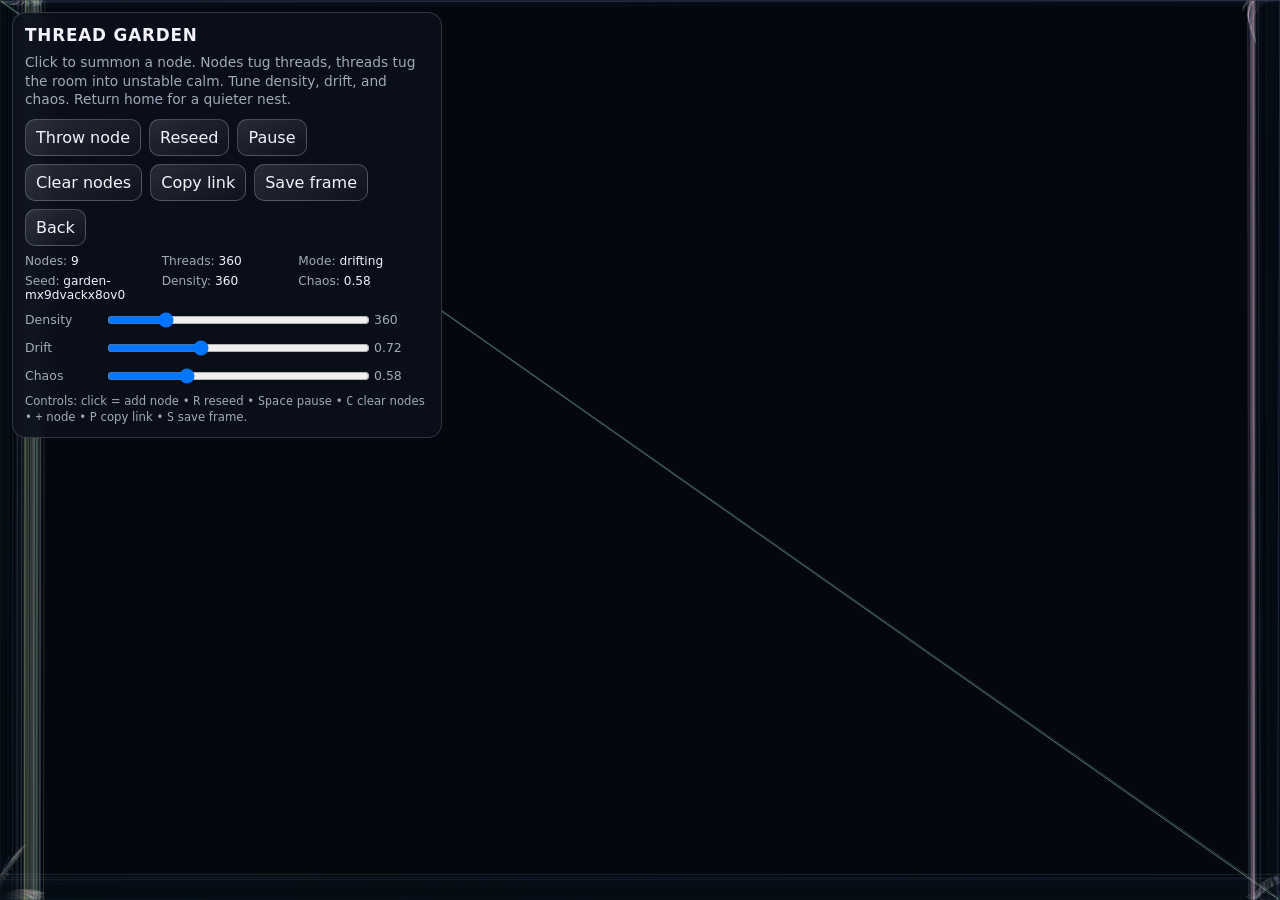
<file: thread-garden.html>
<!doctype html>
<html lang="en">
  <head>
    <meta charset="UTF-8" />
    <meta name="viewport" content="width=device-width, initial-scale=1" />
    <title>Moth Choir — Thread Garden</title>
    <meta
      name="description"
      content="A soft web of luminous particles weaves between manual and seeded beacons. Pull the room's drift, increase chaos, or throw in a new node and watch threads braid."
    />
    <meta name="theme-color" content="#07080f" />
    <meta name="robots" content="index,follow" />
    <meta property="og:type" content="website" />
    <meta property="og:title" content="Thread Garden" />
    <meta
      property="og:description"
      content="A soft web of luminous particles weaves between manual and seeded beacons. Pull the room's drift, increase chaos, or throw in a new node and watch threads braid."
    />
    <meta property="og:url" content="https://garytalbot.github.io/moth-choir/thread-garden.html" />
    <meta property="og:image" content="https://garytalbot.github.io/moth-choir/assets/social-card.svg" />
    <meta name="twitter:card" content="summary_large_image" />
    <meta name="twitter:title" content="Thread Garden" />
    <meta
      name="twitter:description"
      content="A soft web of luminous particles weaves between manual and seeded beacons. Pull the room's drift, increase chaos, or throw in a new node and watch threads braid."
    />
    <meta name="twitter:image" content="https://garytalbot.github.io/moth-choir/assets/social-card.svg" />
    <style>
      :root {
        --bg: #06070f;
        --card: rgba(12, 16, 28, 0.83);
        --line: rgba(200, 220, 255, 0.25);
        --ink: #f4f2ff;
        --muted: rgba(222, 228, 245, 0.72);
      }

      * {
        box-sizing: border-box;
      }

      html,
      body {
        margin: 0;
        width: 100%;
        height: 100%;
        overflow: hidden;
        background: radial-gradient(circle at 20% 20%, rgba(130, 142, 255, 0.13), transparent 34%),
          radial-gradient(circle at 80% 85%, rgba(255, 201, 130, 0.16), transparent 34%),
          var(--bg);
        color: var(--ink);
        font-family: "Inter", "Segoe UI", system-ui, -apple-system, sans-serif;
      }

      canvas {
        position: fixed;
        inset: 0;
        width: 100%;
        height: 100%;
        cursor: crosshair;
      }

      .panel {
        position: fixed;
        left: 12px;
        top: 12px;
        width: min(430px, calc(100vw - 24px));
        background: var(--card);
        border: 1px solid rgba(255, 255, 255, 0.16);
        border-radius: 14px;
        padding: 12px;
        backdrop-filter: blur(10px);
        z-index: 2;
      }

      h1 {
        margin: 0;
        font-size: 1.05rem;
        letter-spacing: 0.05em;
        text-transform: uppercase;
      }

      p {
        margin: 8px 0 10px;
        color: var(--muted);
        font-size: 0.86rem;
        line-height: 1.35;
      }

      .row {
        display: flex;
        flex-wrap: wrap;
        gap: 8px;
      }

      button,
      a,
      input {
        font: inherit;
      }

      button,
      a {
        appearance: none;
        border: 1px solid rgba(255, 255, 255, 0.22);
        border-radius: 10px;
        background: linear-gradient(155deg, rgba(255, 255, 255, 0.12), rgba(255, 255, 255, 0.02));
        color: var(--ink);
        padding: 8px 10px;
        text-decoration: none;
        cursor: pointer;
      }

      button:hover,
      a:hover,
      button:focus-visible,
      a:focus-visible {
        border-color: rgba(255, 255, 255, 0.43);
      }

      .stats {
        margin-top: 8px;
        display: grid;
        grid-template-columns: repeat(3, 1fr);
        gap: 6px;
        color: var(--muted);
        font-size: 0.76rem;
      }

      .stats span {
        color: var(--ink);
      }

      .controls {
        margin-top: 8px;
        display: grid;
        gap: 8px;
      }

      .slider {
        display: grid;
        grid-template-columns: 74px 1fr 55px;
        align-items: center;
        gap: 6px;
        color: var(--muted);
        font-size: 0.78rem;
      }

      input[type="range"] {
        width: 100%;
      }

      .footer {
        margin-top: 8px;
        color: var(--muted);
        font-size: 0.73rem;
        line-height: 1.35;
      }

      @media (max-width: 560px) {
        .panel {
          left: 8px;
          top: 8px;
          right: 8px;
          width: calc(100vw - 16px);
        }
      }
    </style>
  </head>
  <body>
    <canvas id="loom" aria-hidden="true"></canvas>

    <aside class="panel" aria-label="Thread Garden controls">
      <h1>Thread Garden</h1>
      <p>
        Click to summon a node. Nodes tug threads, threads tug the room into unstable calm. Tune
        density, drift, and chaos. Return home for a quieter nest.
      </p>

      <div class="row">
        <button id="spawn">Throw node</button>
        <button id="reseed">Reseed</button>
        <button id="pause" aria-pressed="false">Pause</button>
        <button id="clear">Clear nodes</button>
        <button id="copy">Copy link</button>
        <button id="save">Save frame</button>
        <a href="./" target="_blank" rel="noopener noreferrer">Back</a>
      </div>

      <div class="stats" aria-live="polite">
        <div>Nodes: <span id="nodeCount">0</span></div>
        <div>Threads: <span id="threadCount">0</span></div>
        <div>Mode: <span id="modeLabel">drifting</span></div>
        <div>Seed: <span id="seedLabel">—</span></div>
        <div>Density: <span id="densityLabel">360</span></div>
        <div>Chaos: <span id="chaosLabel">0.58</span></div>
      </div>

      <div class="controls" aria-label="Simulation controls">
        <div class="slider">
          <label for="density">Density</label>
          <input id="density" type="range" min="220" max="900" step="10" value="360" />
          <span id="densityValue">360</span>
        </div>
        <div class="slider">
          <label for="drift">Drift</label>
          <input id="drift" type="range" min="0.28" max="1.55" step="0.01" value="0.72" />
          <span id="driftValue">0.72</span>
        </div>
        <div class="slider">
          <label for="chaos">Chaos</label>
          <input id="chaos" type="range" min="0.08" max="1.8" step="0.02" value="0.58" />
          <span id="chaosValue">0.58</span>
        </div>
      </div>

      <div class="footer">
        Controls: click = add node • <kbd>R</kbd> reseed • <kbd>Space</kbd> pause • <kbd>C</kbd> clear nodes •
        <kbd>+</kbd> node • <kbd>P</kbd> copy link • <kbd>S</kbd> save frame.
      </div>
    </aside>

    <script>
      const canvas = document.getElementById('loom');
      const ctx = canvas.getContext('2d');

      const controls = {
        spawnBtn: document.getElementById('spawn'),
        reseedBtn: document.getElementById('reseed'),
        pauseBtn: document.getElementById('pause'),
        clearBtn: document.getElementById('clear'),
        copyBtn: document.getElementById('copy'),
        saveBtn: document.getElementById('save'),
        density: document.getElementById('density'),
        drift: document.getElementById('drift'),
        chaos: document.getElementById('chaos'),
        densityValue: document.getElementById('densityValue'),
        driftValue: document.getElementById('driftValue'),
        chaosValue: document.getElementById('chaosValue'),
        nodeCount: document.getElementById('nodeCount'),
        threadCount: document.getElementById('threadCount'),
        modeLabel: document.getElementById('modeLabel'),
        seedLabel: document.getElementById('seedLabel'),
      };

      const state = {
        w: 0,
        h: 0,
        dpr: 1,
        seed: '',
        paused: false,
        density: 360,
        drift: 0.72,
        chaos: 0.58,
        time: 0,
        nodes: [],
        threads: [],
        rng: null,
        pointer: { x: 0, y: 0, active: false },
      };

      const nodePalette = ['#ffe3bf', '#d8cbff', '#9de8ff', '#f0b8ff', '#9dffd8', '#ffd6a3'];

      function clamp(v, a, b) {
        return Math.min(b, Math.max(a, v));
      }

      function hashSeed(str) {
        let hash = 2166136261 >>> 0;
        for (let i = 0; i < str.length; i += 1) {
          hash ^= str.charCodeAt(i);
          hash = Math.imul(hash, 16777619);
        }
        return hash >>> 0;
      }

      function makeRng(seed) {
        let t = seed >>> 0;
        return function random() {
          t += 0x6D2B79F5;
          let x = Math.imul(t ^ (t >>> 15), 1 | t);
          x ^= x + Math.imul(x ^ (x >>> 7), 61 | x);
          return ((x ^ (x >>> 14)) >>> 0) / 4294967296;
        };
      }

      function randRange(min, max) {
        return min + state.rng() * (max - min);
      }

      function newSeed() {
        const v = Date.now().toString(36) + Math.random().toString(36).slice(2, 7);
        return `garden-${v}`;
      }

      function parseConfig() {
        const params = new URLSearchParams(location.search);
        state.seed = params.get('seed') || newSeed();
        state.rng = makeRng(hashSeed(state.seed));
        state.density = clamp(Number.parseInt(params.get('n') || '', 10) || 360, 220, 900);
        state.drift = clamp(Number.parseFloat(params.get('d') || '') || 0.72, 0.28, 1.55);
        state.chaos = clamp(Number.parseFloat(params.get('c') || '') || 0.58, 0.08, 1.8);
      }

      function syncUrl() {
        const url = new URL(location.href);
        url.searchParams.set('seed', state.seed);
        url.searchParams.set('n', String(state.density));
        url.searchParams.set('d', String(state.drift));
        url.searchParams.set('c', String(state.chaos));
        history.replaceState(null, '', url);
      }

      function resize() {
        state.dpr = Math.min(window.devicePixelRatio || 1, 2);
        state.w = window.innerWidth;
        state.h = window.innerHeight;
        canvas.width = Math.floor(state.w * state.dpr);
        canvas.height = Math.floor(state.h * state.dpr);
        canvas.style.width = `${state.w}px`;
        canvas.style.height = `${state.h}px`;
        ctx.setTransform(state.dpr, 0, 0, state.dpr, 0, 0);

        ctx.fillStyle = '#06070f';
        ctx.fillRect(0, 0, state.w, state.h);
      }

      function makeNode(x, y, strong = false) {
        return {
          x,
          y,
          strength: strong ? 1.1 : 0.45 + state.rng() * 0.8,
          radius: 3 + state.rng() * 2,
          drift: 0.22 + state.rng() * 0.8,
          hue: Math.floor(state.rng() * nodePalette.length),
          ttl: strong ? Number.POSITIVE_INFINITY : 360 + Math.floor(state.rng() * 900),
          pulse: state.rng() * Math.PI * 2,
        };
      }

      function seedNodes() {
        state.nodes = [];
        const total = 9;
        for (let i = 0; i < total; i += 1) {
          state.nodes.push(
            makeNode(
              state.w * (0.15 + state.rng() * 0.7),
              state.h * (0.15 + state.rng() * 0.7),
              i < 3
            )
          );
        }
        controls.seedLabel.textContent = state.seed;
      }

      function makeParticle() {
        return {
          x: state.rng() * state.w,
          y: state.rng() * state.h,
          px: 0,
          py: 0,
          vx: (state.rng() - 0.5) * 1.4,
          vy: (state.rng() - 0.5) * 1.4,
          age: 0,
          ttl: 500 + Math.floor(state.rng() * 1400),
          hue: Math.floor(state.rng() * 360),
        };
      }

      function buildThreads() {
        state.threads = Array.from({ length: state.density }, () => makeParticle());
      }

      function applyConfigToUi() {
        controls.density.value = String(state.density);
        controls.drift.value = String(state.drift);
        controls.chaos.value = String(state.chaos);
        controls.densityValue.textContent = String(state.density);
        controls.driftValue.textContent = state.drift.toFixed(2);
        controls.chaosValue.textContent = state.chaos.toFixed(2);
      }

      function closestNode(x, y) {
        let best = state.nodes[0];
        let bestDist = Infinity;
        for (const node of state.nodes) {
          const dx = node.x - x;
          const dy = node.y - y;
          const dist2 = dx * dx + dy * dy;
          if (dist2 < bestDist) {
            bestDist = dist2;
            best = node;
          }
        }
        return { node: best, dist: Math.sqrt(bestDist) + 0.001 };
      }

      function tick() {
        requestAnimationFrame(tick);
        if (state.paused) {
          return;
        }

        state.time += 1;

        ctx.fillStyle = 'rgba(6, 8, 17, 0.12)';
        ctx.fillRect(0, 0, state.w, state.h);

        const t = state.time;

        for (const p of state.threads) {
          p.px = p.x;
          p.py = p.y;

          const hit = closestNode(p.x, p.y);
          const node = hit.node;
          const d = hit.dist;
          const dx = node.x - p.x;
          const dy = node.y - p.y;
          const dirX = dx / d;
          const dirY = dy / d;
          const pull = ((600 / d) * node.strength) * 0.018;

          const swirlX = Math.cos(t * 0.002 + node.pulse + p.y * 0.0008) * 0.35;
          const swirlY = Math.sin(t * 0.002 + node.pulse + p.x * 0.0008) * 0.35;

          p.vx = p.vx * 0.985 + dirX * pull + swirlX * state.chaos * 0.7;
          p.vy = p.vy * 0.985 + dirY * pull + swirlY * state.chaos * 0.7;

          const speed = Math.hypot(p.vx, p.vy);
          const lim = 2.7 + state.drift;
          if (speed > lim) {
            const scale = lim / speed;
            p.vx *= scale;
            p.vy *= scale;
          }

          p.x += p.vx * state.drift;
          p.y += p.vy * state.drift;
          p.age += 1;
          p.hue = (p.hue + 0.2 + state.chaos * 0.06) % 360;

          if (p.x < 0) p.x += state.w;
          if (p.x > state.w) p.x -= state.w;
          if (p.y < 0) p.y += state.h;
          if (p.y > state.h) p.y -= state.h;

          if (p.age > p.ttl) {
            Object.assign(p, makeParticle());
          }

          const hue = (p.hue + node.hue * 50) % 360;
          const alpha = clamp(0.15 + 0.12 / (1 + d / 220), 0.06, 0.4);
          ctx.beginPath();
          ctx.strokeStyle = `hsla(${hue}, 95%, 82%, ${alpha})`;
          ctx.lineWidth = 0.62 + (node.strength * 0.28);
          ctx.moveTo(p.px, p.py);
          ctx.lineTo(p.x, p.y);
          ctx.stroke();
        }

        for (const node of state.nodes) {
          node.pulse += 0.035;
          node.ttl -= 1;
          if (node.ttl < 0 && Number.isFinite(node.ttl)) {
            node.strength *= 0.97;
          }
        }

        state.nodes = state.nodes.filter((node) => node.ttl > 0 || Number.isInfinite(node.ttl));

        if (state.nodes.length === 0) {
          seedNodes();
        }

        controls.nodeCount.textContent = String(state.nodes.length);
        controls.threadCount.textContent = String(state.threads.length);
      }

      function addNodeAt(x, y) {
        state.nodes.push(makeNode(x, y, true));
        controls.nodeCount.textContent = String(state.nodes.length);
      }

      function recolorAndBuild() {
        state.density = Number.parseInt(controls.density.value, 10);
        state.drift = Number.parseFloat(controls.drift.value);
        state.chaos = Number.parseFloat(controls.chaos.value);
        controls.densityValue.textContent = String(state.density);
        controls.driftValue.textContent = state.drift.toFixed(2);
        controls.chaosValue.textContent = state.chaos.toFixed(2);
        buildThreads();
        syncUrl();
      }

      function resetScene() {
        parseConfig();
        state.seed = state.seed || newSeed();
        state.rng = makeRng(hashSeed(state.seed));
        applyConfigToUi();
        seedNodes();
        buildThreads();
        controls.seedLabel.textContent = state.seed;
        controls.modeLabel.textContent = 'drifting';
        syncUrl();
      }

      function copyShareUrl() {
        syncUrl();
        const link = location.href;
        if (navigator.clipboard && navigator.clipboard.writeText) {
          navigator.clipboard
            .writeText(link)
            .then(() => {
              controls.modeLabel.textContent = 'copied';
              setTimeout(() => (controls.modeLabel.textContent = state.paused ? 'paused' : 'drifting'), 900);
            })
            .catch(() => {
              fallbackCopy(link);
            });
          return;
        }
        fallbackCopy(link);
      }

      function fallbackCopy(text) {
        const textarea = document.createElement('textarea');
        textarea.value = text;
        textarea.style.position = 'fixed';
        textarea.style.left = '-9999px';
        document.body.appendChild(textarea);
        textarea.select();
        document.execCommand('copy');
        document.body.removeChild(textarea);
        controls.modeLabel.textContent = 'copied';
        setTimeout(() => (controls.modeLabel.textContent = state.paused ? 'paused' : 'drifting'), 900);
      }

      function saveFrame() {
        const link = document.createElement('a');
        link.download = `thread-garden-${state.seed}.png`;
        link.href = canvas.toDataURL('image/png');
        link.click();
      }

      function togglePause() {
        state.paused = !state.paused;
        controls.pauseBtn.textContent = state.paused ? 'Resume' : 'Pause';
        controls.pauseBtn.setAttribute('aria-pressed', String(state.paused));
        controls.modeLabel.textContent = state.paused ? 'paused' : 'drifting';
      }

      function clearNodes() {
        state.nodes = [];
        seedNodes();
      }

      function reseed() {
        state.seed = newSeed();
        state.rng = makeRng(hashSeed(state.seed));
        controls.seedLabel.textContent = state.seed;
        seedNodes();
        buildThreads();
        syncUrl();
      }

      function addNodeRandom() {
        addNodeAt(state.rng() * state.w, state.rng() * state.h);
      }

      controls.spawnBtn.addEventListener('click', addNodeRandom);
      controls.reseedBtn.addEventListener('click', reseed);
      controls.pauseBtn.addEventListener('click', togglePause);
      controls.clearBtn.addEventListener('click', clearNodes);
      controls.copyBtn.addEventListener('click', copyShareUrl);
      controls.saveBtn.addEventListener('click', saveFrame);
      controls.density.addEventListener('input', recolorAndBuild);
      controls.drift.addEventListener('input', recolorAndBuild);
      controls.chaos.addEventListener('input', recolorAndBuild);

      canvas.addEventListener('click', (event) => {
        const rect = canvas.getBoundingClientRect();
        addNodeAt(event.clientX - rect.left, event.clientY - rect.top);
      });

      canvas.addEventListener('pointermove', (event) => {
        const rect = canvas.getBoundingClientRect();
        state.pointer.x = event.clientX - rect.left;
        state.pointer.y = event.clientY - rect.top;
        state.pointer.active = true;
      });

      window.addEventListener('pointerleave', () => {
        state.pointer.active = false;
      });

      window.addEventListener('resize', () => {
        resize();
      });

      window.addEventListener('keydown', (event) => {
        if (event.key === ' ') {
          togglePause();
          event.preventDefault();
          return;
        }
        if (event.key === 'r' || event.key === 'R') {
          reseed();
          return;
        }
        if (event.key === 'c' || event.key === 'C') {
          clearNodes();
          return;
        }
        if (event.key === '+' || event.key === '=') {
          addNodeAt(state.rng() * state.w, state.rng() * state.h);
          return;
        }
        if (event.key === 'p' || event.key === 'P') {
          copyShareUrl();
          return;
        }
        if (event.key === 's' || event.key === 'S') {
          saveFrame();
        }
      });

      resetScene();
      resize();
      tick();
    </script>
  </body>
</html>
</file>
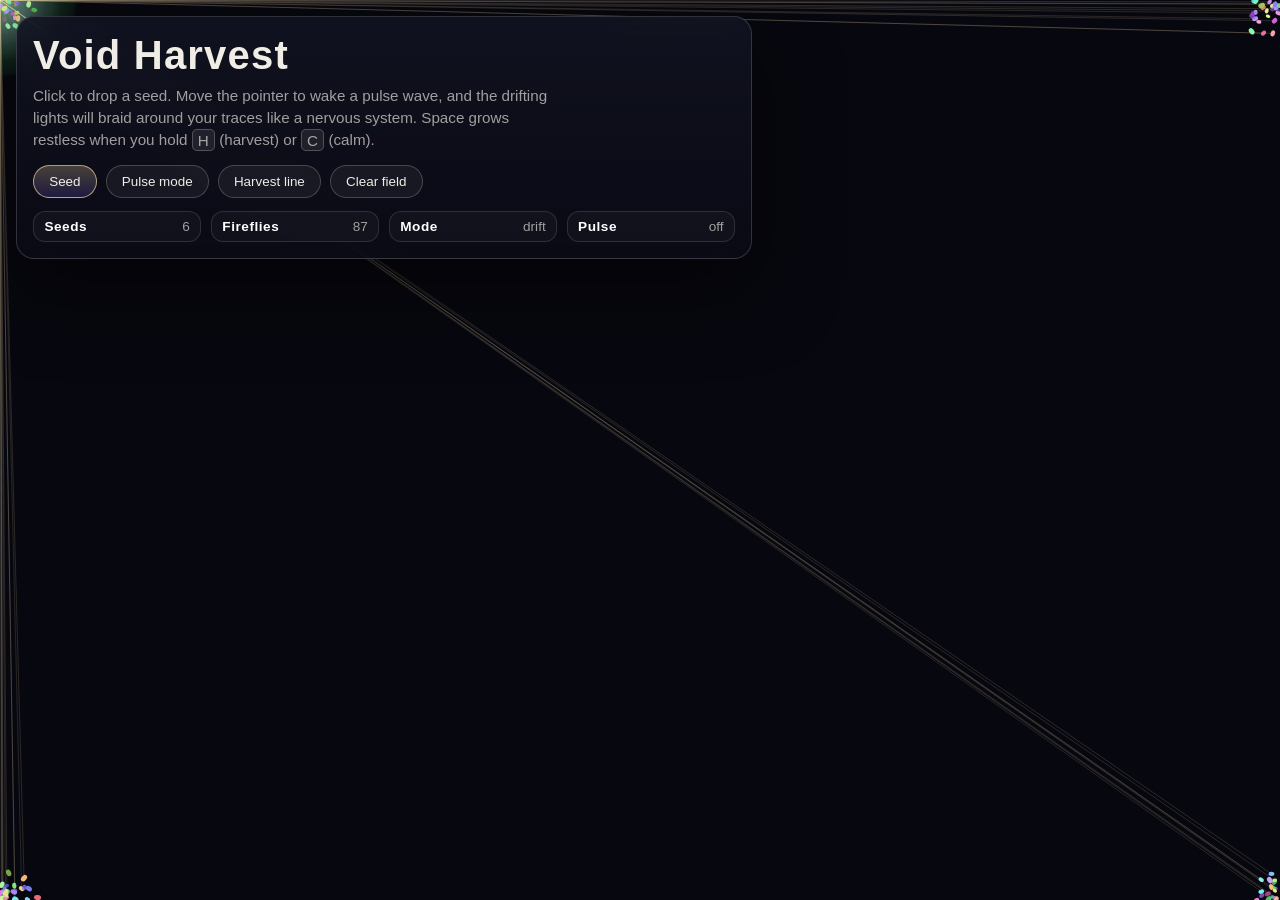
<file: void-harvest.html>
<!doctype html>
<html lang="en">
<head>
  <meta charset="utf-8">
  <meta name="viewport" content="width=device-width, initial-scale=1">
  <title>Void Harvest</title>
  <meta name="description" content="A single-file generative toy where drifting lights seed constellation knots that echo your cursor like a nervous system.">
  <meta name="theme-color" content="#08070d">
  <meta name="robots" content="index,follow">
  <meta property="og:title" content="Void Harvest">
  <meta property="og:description" content="A single-file generative toy where drifting lights seed constellation knots that echo your cursor like a nervous system.">
  <meta property="og:type" content="website">
  <meta property="og:url" content="https://garytalbot.github.io/moth-choir/void-harvest.html">
  <meta property="og:image" content="https://garytalbot.github.io/moth-choir/assets/social-card.svg">
  <meta name="twitter:card" content="summary_large_image">
  <meta name="twitter:title" content="Void Harvest">
  <meta name="twitter:description" content="A single-file generative toy where drifting lights seed constellation knots that echo your cursor like a nervous system.">
  <meta name="twitter:image" content="https://garytalbot.github.io/moth-choir/assets/social-card.svg">
  <style>
    :root {
      --bg: #07070f;
      --ink: #f0ece6;
      --dim: rgba(240, 236, 230, 0.65);
      --line: rgba(210, 192, 255, 0.35);
      --pulse: #f7d9a0;
    }

    * { box-sizing: border-box; }
    html, body {
      margin: 0;
      min-height: 100%;
      width: 100%;
      background: radial-gradient(circle at 50% 50%, #111229 0%, #07070f 55%, #030308 100%);
      color: var(--ink);
      font-family: ui-sans-serif, -apple-system, BlinkMacSystemFont, 'Segoe UI', sans-serif;
      overflow: hidden;
    }

    canvas {
      position: fixed;
      inset: 0;
      width: 100%;
      height: 100%;
      display: block;
      image-rendering: crisp-edges;
    }

    .panel {
      position: fixed;
      left: 1rem;
      top: 1rem;
      right: 1rem;
      z-index: 2;
      width: min(46rem, calc(100vw - 2rem));
      border: 1px solid rgba(255,255,255,0.16);
      background: linear-gradient(180deg, rgba(18, 20, 34, 0.88), rgba(10, 11, 20, 0.86));
      backdrop-filter: blur(18px);
      border-radius: 18px;
      padding: 1rem;
      box-shadow: 0 28px 80px rgba(0,0,0,0.55);
    }

    h1 {
      margin: 0;
      font-size: clamp(1.6rem, 4vw, 2.5rem);
      letter-spacing: 0.03em;
      text-wrap: balance;
    }

    p {
      margin: .45rem 0 0;
      max-width: 62ch;
      color: var(--dim);
      line-height: 1.45;
      font-size: .95rem;
    }

    .controls {
      margin-top: .85rem;
      display: flex;
      gap: .55rem;
      flex-wrap: wrap;
    }

    .button {
      border: 1px solid rgba(255,255,255,0.2);
      color: var(--ink);
      background: rgba(255,255,255,0.05);
      border-radius: 999px;
      padding: .5rem .95rem;
      font-size: .84rem;
      cursor: pointer;
      appearance: none;
    }

    .button.active {
      border-color: rgba(250, 220, 170, 0.65);
      background: linear-gradient(180deg, rgba(247, 217, 160, 0.25), rgba(130, 99, 255, 0.18));
    }

    .status {
      display: grid;
      grid-template-columns: repeat(4, minmax(0,1fr));
      margin-top: .8rem;
      gap: .6rem;
      color: var(--dim);
      font-size: .85rem;
    }

    .chip {
      border: 1px solid rgba(255,255,255,0.12);
      border-radius: 12px;
      padding: .45rem .65rem;
      background: rgba(255,255,255,0.03);
      display: flex;
      justify-content: space-between;
      gap: .5rem;
    }

    .chip strong {
      color: #fff;
      font-weight: 600;
      letter-spacing: 0.04em;
    }

    kbd { font: inherit; padding: .1rem .32rem; border-radius: .3rem; border: 1px solid rgba(255,255,255,0.22); background: rgba(255,255,255,0.08); }

    @media (max-width: 720px) {
      .panel { top: .75rem; left: .75rem; right: .75rem; border-radius: 14px; }
      .status { grid-template-columns: repeat(2, minmax(0,1fr)); }
    }
  </style>
</head>
<body>
  <canvas id="sky"></canvas>
  <div class="panel">
    <h1>Void Harvest</h1>
    <p>
      Click to drop a seed. Move the pointer to wake a pulse wave, and the drifting lights
      will braid around your traces like a nervous system. Space grows restless when you hold
      <kbd>H</kbd> (harvest) or <kbd>C</kbd> (calm).
    </p>
    <div class="controls">
      <button id="seed" class="button active">Seed</button>
      <button id="mode" class="button">Pulse mode</button>
      <button id="mute" class="button">Harvest line</button>
      <button id="reset" class="button">Clear field</button>
    </div>
    <div class="status">
      <div class="chip"><strong>Seeds</strong><span id="seedCount">0</span></div>
      <div class="chip"><strong>Fireflies</strong><span id="particleCount">0</span></div>
      <div class="chip"><strong>Mode</strong><span id="modeLabel">drift</span></div>
      <div class="chip"><strong>Pulse</strong><span id="pulseLabel">off</span></div>
    </div>
  </div>

  <script>
    const canvas = document.getElementById('sky');
    const ctx = canvas.getContext('2d');

    const seedCountEl = document.getElementById('seedCount');
    const particleCountEl = document.getElementById('particleCount');
    const modeLabelEl = document.getElementById('modeLabel');
    const pulseLabelEl = document.getElementById('pulseLabel');

    const seedBtn = document.getElementById('seed');
    const modeBtn = document.getElementById('mode');
    const muteBtn = document.getElementById('mute');
    const resetBtn = document.getElementById('reset');

    const dpr = Math.max(1, Math.min(2, window.devicePixelRatio || 1));

    let w = 0;
    let h = 0;
    let t = 0;
    let mode = 0;
    let doPulse = false;
    let pointer = {x: 0, y: 0, down: false, active:false};

    const seeds = [];
    const flies = [];

    const rand = (a, b) => Math.random() * (b - a) + a;
    const clamp = (n, a, b) => Math.min(Math.max(n, a), b);

    function resize() {
      w = window.innerWidth;
      h = window.innerHeight;
      canvas.width = Math.floor(w * dpr);
      canvas.height = Math.floor(h * dpr);
      ctx.setTransform(dpr, 0, 0, dpr, 0, 0);
    }

    function addSeed(x = w / 2, y = h / 2) {
      const seed = {
        x,
        y,
        radius: rand(38, 82),
        age: rand(0, 600),
        spin: rand(-0.004, 0.004),
        hue: rand(40, 230),
      };
      seeds.push(seed);
      for (let i = 0; i < 14; i++) spawnFly(x + rand(-20, 20), y + rand(-20, 20), seed);
    }

    function spawnFly(x, y, anchor) {
      flies.push({
        x,
        y,
        vx: rand(-0.4, 0.4),
        vy: rand(-0.4, 0.4),
        life: 300 + Math.random() * 520,
        glow: rand(0.15, 1),
        anchor: anchor || null,
        phase: Math.random() * Math.PI * 2,
        orbit: rand(8, 72),
        tone: Math.random(),
      });
    }

    function seedAt(x, y) {
      addSeed(x, y);
      refreshUI();
    }

    function refreshUI() {
      seedCountEl.textContent = seeds.length;
      particleCountEl.textContent = flies.length;
      modeLabelEl.textContent = mode ? 'pulse' : 'drift';
      pulseLabelEl.textContent = doPulse ? 'on' : 'off';
    }

    function attract(ax, ay, bx, by, force) {
      const dx = ax - bx;
      const dy = ay - by;
      const d = Math.hypot(dx, dy) || 0.0001;
      return {x: (dx / d) * force, y: (dy / d) * force, d};
    }

    function step() {
      t += 1;
      ctx.clearRect(0, 0, w, h);

      // void ambiance
      ctx.fillStyle = '#07070f';
      ctx.fillRect(0, 0, w, h);

      // soft grain
      ctx.fillStyle = 'rgba(255,255,255,0.03)';
      for (let i = 0; i < 130; i++) {
        const gx = (i * 37.1) % w;
        const gy = (i * 73.7) % h;
        if (((i * t) % 19) < 1) {
          ctx.fillRect(gx, gy, 1, 1);
        }
      }

      // seeds
      for (let s of seeds) {
        s.age += 1;
        s.hue = (s.hue + s.spin * 12) % 360;
        const drift = Math.sin((t + s.age) * 0.003 + s.hue * 0.02) * 0.4;
        s.radius = clamp(s.radius + drift, 34, 112);

        const hue = (s.hue + 25) % 360;
        const grad = ctx.createRadialGradient(s.x, s.y, 1, s.x, s.y, s.radius * 1.1);
        grad.addColorStop(0, `hsla(${hue},70%,65%,0.22)`);
        grad.addColorStop(1, `hsla(${hue + 50},70%,50%,0.01)`);
        ctx.fillStyle = grad;
        ctx.beginPath();
        ctx.arc(s.x, s.y, s.radius, 0, Math.PI * 2);
        ctx.fill();
      }

      // pulses
      if (pointer.down && doPulse) {
        const ring = (Math.sin(t * 0.06) * 0.5 + 0.5) * Math.min(w, h) * 0.08 + 45;
        ctx.strokeStyle = 'rgba(248, 216, 138, 0.17)';
        ctx.lineWidth = 1;
        ctx.beginPath();
        ctx.arc(pointer.x, pointer.y, ring, 0, Math.PI * 2);
        ctx.stroke();
      }

      // particles
      for (let i = flies.length - 1; i >= 0; i--) {
        const f = flies[i];
        f.life -= 1;
        if (f.life <= 0) { flies.splice(i,1); continue; }

        let ax = 0, ay = 0;

        const target = pointer.active ? pointer : {x: w * 0.5, y: h * 0.5};
        const cursor = attract(target.x, target.y, f.x, f.y, 0.12);
        ax += cursor.x; ay += cursor.y;

        if (mode) {
          // pulse mode: seek closest seed aggressively
          let best;
          for (const s of seeds) {
            const pull = attract(s.x, s.y, f.x, f.y, 0.14);
            if (!best || pull.d < best.d) best = pull;
            if (pull.d < s.radius) {
              ax += pull.x * 0.8;
              ay += pull.y * 0.8;
            }
          }
        } else {
          // drift mode: gentle weave
          if (seeds[0]) {
            const s = seeds[f.phase % seeds.length | 0];
            const pull = attract(s.x, s.y, f.x, f.y, 0.06);
            ax += pull.x * 0.24;
            ay += pull.y * 0.24;
          }
        }

        f.vx += ax * 0.004;
        f.vy += ay * 0.004;
        f.vx *= 0.985;
        f.vy *= 0.985;

        // weaving oscillation
        f.phase += 0.03 + f.tone * 0.013;
        f.vx += Math.cos(f.phase + t * 0.004 + f.tone * 4) * 0.08 * (mode ? 0.8 : 0.4);
        f.vy += Math.sin(f.phase + t * 0.004 + f.tone * 4) * 0.08 * (mode ? 0.8 : 0.4);

        f.x += f.vx;
        f.y += f.vy;

        f.x = (f.x + w) % w;
        f.y = (f.y + h) % h;

        const speed = Math.min(1, Math.hypot(f.vx, f.vy));
        const alpha = clamp(0.18 + speed * 0.32 + f.glow, 0, 1);
        const size = 1.4 + speed * 2.2;
        const hue = 20 + f.tone * 340;

        // line glow
        const glow = Math.sin((f.phase + f.x * 0.002 + f.y * 0.002)) * 0.5 + 0.5;
        if (glow > 0.75) {
          const linked = seeds[Math.floor(f.tone * seeds.length) % Math.max(1, seeds.length)];
          if (linked) {
            ctx.strokeStyle = `rgba(255, 228, 175, ${0.05 + 0.18 * glow})`;
            ctx.lineWidth = 0.7;
            ctx.beginPath();
            ctx.moveTo(f.x, f.y);
            ctx.lineTo(linked.x, linked.y);
            ctx.stroke();
          }
        }

        ctx.fillStyle = `hsla(${hue}, 82%, ${60 + 20 * f.glow}%, ${alpha})`;
        ctx.beginPath();
        ctx.ellipse(f.x, f.y, size, size * 0.7, f.phase, 0, Math.PI * 2);
        ctx.fill();
      }

      // occasional new fireflies from random seed
      if (seeds.length > 0 && t % 4 === 0 && Math.random() < 0.7) {
        const s = seeds[Math.floor(Math.random() * seeds.length)];
        const angle = Math.random() * Math.PI * 2;
        spawnFly(s.x + Math.cos(angle) * rand(-8, 8), s.y + Math.sin(angle) * rand(-8, 8), s);
      }

      refreshUI();
      requestAnimationFrame(step);
    }

    function pointerMove(e) {
      const r = e.touches && e.touches[0] ? e.touches[0] : e;
      pointer.x = r.clientX;
      pointer.y = r.clientY;
      pointer.active = true;
    }

    function startPulse(e) {
      pointerMove(e);
      pointer.down = true;
      seedAt(pointer.x, pointer.y);
    }

    function endPulse() {
      pointer.down = false;
    }

    window.addEventListener('resize', resize);
    window.addEventListener('mousemove', pointerMove);
    window.addEventListener('touchmove', pointerMove, {passive: true});
    window.addEventListener('mousedown', startPulse);
    window.addEventListener('touchstart', startPulse, {passive: true});
    window.addEventListener('mouseup', endPulse);
    window.addEventListener('mouseleave', () => pointer.active = false);
    window.addEventListener('touchend', () => pointer.active = false);

    seedBtn.addEventListener('click', () => {
      seedBtn.classList.toggle('active');
      if (seedBtn.classList.contains('active')) {
        seedAt(w * 0.5, h * 0.5);
      }
    });

    modeBtn.addEventListener('click', () => {
      mode = (mode + 1) % 2;
      refreshUI();
    });

    muteBtn.addEventListener('click', () => {
      doPulse = !doPulse;
      muteBtn.textContent = doPulse ? 'Hold line' : 'Harvest line';
      refreshUI();
    });

    resetBtn.addEventListener('click', () => {
      seeds.length = 0;
      flies.length = 0;
      for (let i = 0; i < 4; i++) {
        addSeed(rand(w * 0.2, w * 0.8), rand(h * 0.2, h * 0.8));
      }
      refreshUI();
    });

    document.addEventListener('keydown', (ev) => {
      if (ev.key.toLowerCase() === 'c') {
        mode = (mode + 1) % 2;
        refreshUI();
      }
      if (ev.key.toLowerCase() === 'h') {
        doPulse = !doPulse;
        muteBtn.textContent = doPulse ? 'Hold line' : 'Harvest line';
        refreshUI();
      }
      if (ev.key.toLowerCase() === 'r') {
        resetBtn.click();
      }
    });

    for (let i = 0; i < 6; i++) {
      addSeed(rand(w * 0.2, w * 0.8), rand(h * 0.2, h * 0.8));
    }

    resize();
    refreshUI();
    requestAnimationFrame(step);
  </script>
</body>
</html>
</file>
<file: assets/styles.css>
:root {
  --bg: #03040a;
  --bg-deep: #090b12;
  --panel: rgba(12, 14, 21, 0.78);
  --panel-strong: rgba(17, 19, 28, 0.94);
  --ink: #f7f1e4;
  --muted: rgba(247, 241, 228, 0.72);
  --gold: #e7bf67;
  --amber: #ffd78a;
  --ember: #ff9a68;
  --violet: #a495ff;
  --line: rgba(255, 255, 255, 0.12);
  --shadow: 0 34px 110px rgba(0, 0, 0, 0.56);
  --radius: 30px;
}

* {
  box-sizing: border-box;
}

html,
body {
  width: 100%;
  height: 100%;
  margin: 0;
}

html {
  background: var(--bg);
}

body {
  overflow: hidden;
  min-height: 100%;
  background:
    radial-gradient(circle at 78% 12%, rgba(191, 180, 255, 0.16), transparent 18%),
    radial-gradient(circle at 50% 22%, rgba(255, 214, 146, 0.08), transparent 22%),
    radial-gradient(circle at 50% 115%, rgba(0, 0, 0, 0), rgba(0, 0, 0, 0.6) 60%, rgba(0, 0, 0, 0.86) 100%),
    linear-gradient(180deg, #07080e 0%, #04050a 52%, #020204 100%);
  color: var(--ink);
  font-family: "Iowan Old Style", "Palatino Linotype", "Book Antiqua", Georgia, serif;
}

button,
a {
  -webkit-tap-highlight-color: transparent;
}

.stage {
  position: relative;
  width: 100%;
  height: 100%;
  isolation: isolate;
}

.stage::before,
.stage::after {
  content: "";
  position: absolute;
  inset: 0;
  pointer-events: none;
  z-index: 1;
}

.stage::before {
  background:
    radial-gradient(circle at 78% 17%, rgba(201, 191, 255, 0.14), transparent 18%),
    radial-gradient(circle at 50% 48%, rgba(255, 215, 147, 0.1), transparent 24%),
    radial-gradient(circle at 50% 110%, rgba(0, 0, 0, 0), rgba(0, 0, 0, 0.22) 54%, rgba(0, 0, 0, 0.72) 100%);
  mix-blend-mode: screen;
  opacity: 0.85;
}

.stage::after {
  background:
    linear-gradient(180deg, rgba(255, 255, 255, 0.03), transparent 16%),
    radial-gradient(circle at 50% 56%, transparent 0 49%, rgba(0, 0, 0, 0.12) 72%, rgba(0, 0, 0, 0.34) 100%);
  opacity: 0.8;
}

#scene {
  position: absolute;
  inset: 0;
  width: 100%;
  height: 100%;
  display: block;
  touch-action: none;
  cursor: crosshair;
}

.grain {
  position: absolute;
  inset: 0;
  pointer-events: none;
  opacity: 0.16;
  mix-blend-mode: soft-light;
  background-image:
    linear-gradient(rgba(255, 255, 255, 0.03) 1px, transparent 1px),
    linear-gradient(90deg, rgba(255, 255, 255, 0.02) 1px, transparent 1px),
    radial-gradient(circle at 20% 20%, rgba(255, 255, 255, 0.12), transparent 10%),
    radial-gradient(circle at 80% 70%, rgba(255, 255, 255, 0.08), transparent 12%);
  background-size: 100% 4px, 4px 100%, 22px 22px, 24px 24px;
}

.panel {
  position: relative;
  z-index: 2;
  background: linear-gradient(180deg, rgba(20, 23, 34, 0.9), rgba(10, 12, 19, 0.86));
  border: 1px solid rgba(255, 255, 255, 0.13);
  border-radius: var(--radius);
  box-shadow: var(--shadow);
  backdrop-filter: blur(18px) saturate(1.15);
  -webkit-backdrop-filter: blur(18px) saturate(1.15);
  overflow: hidden;
}

.panel::before {
  content: "";
  position: absolute;
  inset: 0;
  pointer-events: none;
  background:
    radial-gradient(circle at 18% 0%, rgba(255, 232, 186, 0.11), transparent 34%),
    radial-gradient(circle at 82% 0%, rgba(169, 156, 255, 0.1), transparent 28%),
    linear-gradient(120deg, rgba(255, 255, 255, 0.06), transparent 22%, transparent 78%, rgba(255, 255, 255, 0.045));
  opacity: 0.82;
}

.panel::after {
  content: "";
  position: absolute;
  inset: 0;
  pointer-events: none;
  border-radius: inherit;
  box-shadow:
    inset 0 1px 0 rgba(255, 255, 255, 0.08),
    inset 0 -1px 0 rgba(0, 0, 0, 0.28);
}

.panel > * {
  position: relative;
  z-index: 1;
}

.masthead {
  position: absolute;
  left: max(1rem, env(safe-area-inset-left));
  top: max(1rem, env(safe-area-inset-top));
  width: min(36rem, calc(100vw - 2rem));
  padding: clamp(1.05rem, 3vw, 1.6rem);
}

.kicker,
.eyebrow {
  text-transform: uppercase;
  letter-spacing: 0.28em;
  color: var(--gold);
  font-size: 0.72rem;
}

h1 {
  margin: 0.25rem 0 0;
  font-size: clamp(3rem, 8vw, 5.4rem);
  line-height: 0.87;
  letter-spacing: -0.05em;
  text-wrap: balance;
  text-shadow: 0 0 24px rgba(255, 215, 139, 0.08);
}

.lead {
  margin: 0.9rem 0 0;
  color: var(--ink);
  font-size: clamp(1rem, 2vw, 1.1rem);
  max-width: 32ch;
  line-height: 1.45;
}

.sub {
  margin: 0.8rem 0 0;
  color: var(--muted);
  font-size: 0.98rem;
  max-width: 52ch;
  line-height: 1.5;
}

.controls {
  display: flex;
  flex-wrap: wrap;
  gap: 0.65rem;
  margin-top: 1rem;
}

.button,
.source-link {
  appearance: none;
  border: 1px solid rgba(255, 255, 255, 0.15);
  border-radius: 999px;
  background: rgba(255, 255, 255, 0.04);
  color: var(--ink);
  text-decoration: none;
  font: inherit;
  cursor: pointer;
  transition: transform 160ms ease, border-color 160ms ease, background 160ms ease, box-shadow 160ms ease;
  min-width: 0;
  white-space: normal;
  line-height: 1.15;
  text-align: center;
  overflow-wrap: anywhere;
}

.button {
  padding: 0.8rem 1rem;
  min-height: 2.8rem;
}

.button.primary {
  color: #1c1409;
  border-color: rgba(255, 206, 119, 0.35);
  background: linear-gradient(180deg, #ffd98d, #d59a41);
  box-shadow: 0 10px 30px rgba(213, 154, 65, 0.25);
}

.button[data-action="postcard"] {
  color: #24170c;
  border-color: rgba(255, 216, 143, 0.34);
  background: linear-gradient(180deg, #f6d99d, #bf8744);
  box-shadow: 0 10px 26px rgba(191, 135, 68, 0.24);
}

.button[data-action="conduct"] {
  color: #1d1630;
  border-color: rgba(180, 167, 255, 0.35);
  background: linear-gradient(180deg, #cbbfff, #8576e8);
  box-shadow: 0 10px 28px rgba(133, 118, 232, 0.22);
}

.button:hover,
.button:focus-visible,
.source-link:hover,
.source-link:focus-visible {
  transform: translateY(-1px);
  border-color: rgba(255, 255, 255, 0.28);
  background: rgba(255, 255, 255, 0.09);
}

.button:active,
.source-link:active {
  transform: translateY(0);
}

.button.primary:hover,
.button.primary:focus-visible {
  background: linear-gradient(180deg, #ffe4a8, #e2a754);
}

.button[data-action="postcard"]:hover,
.button[data-action="postcard"]:focus-visible {
  background: linear-gradient(180deg, #ffe7b6, #ca924f);
}

.button[data-action="conduct"]:hover,
.button[data-action="conduct"]:focus-visible {
  background: linear-gradient(180deg, #dfd8ff, #9e93f6);
}

.legend {
  display: flex;
  flex-wrap: wrap;
  gap: 0.55rem 1rem;
  margin-top: 0.95rem;
  color: rgba(247, 241, 228, 0.7);
  font-size: 0.82rem;
}

.legend span {
  display: inline-flex;
  align-items: center;
  gap: 0.45rem;
}

kbd {
  font: inherit;
  padding: 0.14rem 0.42rem;
  border-radius: 0.4rem;
  background: rgba(255, 255, 255, 0.09);
  border: 1px solid rgba(255, 255, 255, 0.1);
}

.monitor {
  position: absolute;
  right: max(1rem, env(safe-area-inset-right));
  top: max(1rem, env(safe-area-inset-top));
  width: min(20rem, calc(100vw - 2rem));
  padding: 1rem;
  display: grid;
  gap: 0.85rem;
}

.stat-grid {
  display: grid;
  grid-template-columns: repeat(2, minmax(0, 1fr));
  gap: 0.65rem;
}

.stat {
  border-radius: 1.1rem;
  padding: 0.85rem;
  background: linear-gradient(180deg, rgba(21, 24, 35, 0.96), rgba(11, 13, 19, 0.92));
  border: 1px solid rgba(255, 255, 255, 0.1);
  box-shadow: inset 0 1px 0 rgba(255, 255, 255, 0.04);
}

.stat strong {
  display: block;
  color: var(--amber);
  font-size: 1.35rem;
  line-height: 1.05;
  text-shadow: 0 0 20px rgba(255, 215, 138, 0.14);
}

.stat:nth-child(4) strong {
  color: #e9ddff;
}

.stat span {
  display: block;
  margin-top: 0.3rem;
  color: rgba(247, 241, 228, 0.66);
  font-size: 0.76rem;
  text-transform: uppercase;
  letter-spacing: 0.18em;
}

.source-link {
  display: inline-flex;
  justify-content: center;
  align-items: center;
  padding: 0.78rem 0.95rem;
  min-height: 2.8rem;
}

.chorus {
  position: absolute;
  left: 50%;
  bottom: max(1rem, env(safe-area-inset-bottom));
  transform: translateX(-50%);
  width: min(52rem, calc(100vw - 2rem));
  padding: 1rem 1.15rem;
  display: grid;
  gap: 0.35rem;
}

.chorus p {
  margin: 0;
}

#verse {
  font-size: clamp(1.05rem, 2vw, 1.35rem);
  color: var(--ink);
  line-height: 1.35;
  text-wrap: balance;
  text-shadow: 0 1px 1px rgba(0, 0, 0, 0.24);
}

.mini-note {
  color: rgba(247, 241, 228, 0.68);
  font-size: 0.92rem;
  line-height: 1.45;
}

.siblings {
  position: absolute;
  left: clamp(1rem, 50%, 4rem);
  bottom: calc(max(1rem, env(safe-area-inset-bottom)) + 16.3rem);
  width: min(24rem, calc(100vw - 2rem));
  padding: 1rem 1.1rem;
  display: grid;
  gap: 0.65rem;
}

.siblings-grid {
  display: grid;
  gap: 0.65rem;
}

.source-link {
  flex-direction: column;
  align-items: flex-start;
  gap: 0.25rem;
  text-align: left;
}

.source-link strong {
  display: block;
  font-size: 0.95rem;
}

.source-link span {
  color: rgba(247, 241, 228, 0.62);
  font-size: 0.75rem;
  line-height: 1.35;
}

@media (max-width: 820px) {
  body {
    overflow: auto;
    min-height: 100dvh;
  }

  .stage {
    min-height: 100dvh;
    padding:
      max(0.5rem, env(safe-area-inset-top))
      max(0.5rem, env(safe-area-inset-right))
      max(0.75rem, env(safe-area-inset-bottom))
      max(0.5rem, env(safe-area-inset-left));
  }

  .masthead,
  .monitor,
  .chorus {
    position: relative;
    left: auto;
    right: auto;
    top: auto;
    bottom: auto;
    width: 100%;
    max-width: none;
    margin: 0;
    transform: none;
  }

  .masthead {
    margin-bottom: 0.75rem;
  }

  .monitor {
    margin-top: 0;
    margin-bottom: 0.75rem;
  }

  .chorus {
    margin-bottom: 0;
  }

  .stat-grid {
    grid-template-columns: repeat(4, minmax(0, 1fr));
  }

  .controls {
    display: grid;
    grid-template-columns: 1fr;
    gap: 0.55rem;
  }
}

@media (max-width: 560px) {
  h1 {
    font-size: clamp(2.5rem, 15vw, 3.7rem);
  }

  .lead {
    font-size: 0.98rem;
  }

  .sub {
    font-size: 0.92rem;
  }

  .legend {
    font-size: 0.76rem;
    line-height: 1.45;
  }

  .stat-grid {
    grid-template-columns: repeat(2, minmax(0, 1fr));
  }

  .button,
  .source-link {
    width: 100%;
  }
}

@media (max-width: 420px) {
  .controls {
    grid-template-columns: 1fr;
  }
}

@media (hover: none) and (pointer: coarse) {
  .button:hover,
  .button:focus-visible,
  .source-link:hover,
  .source-link:focus-visible {
    transform: none;
  }

  .button,
  .source-link {
    min-height: 3.1rem;
  }

  .controls {
    gap: 0.6rem;
  }
}
</file>
